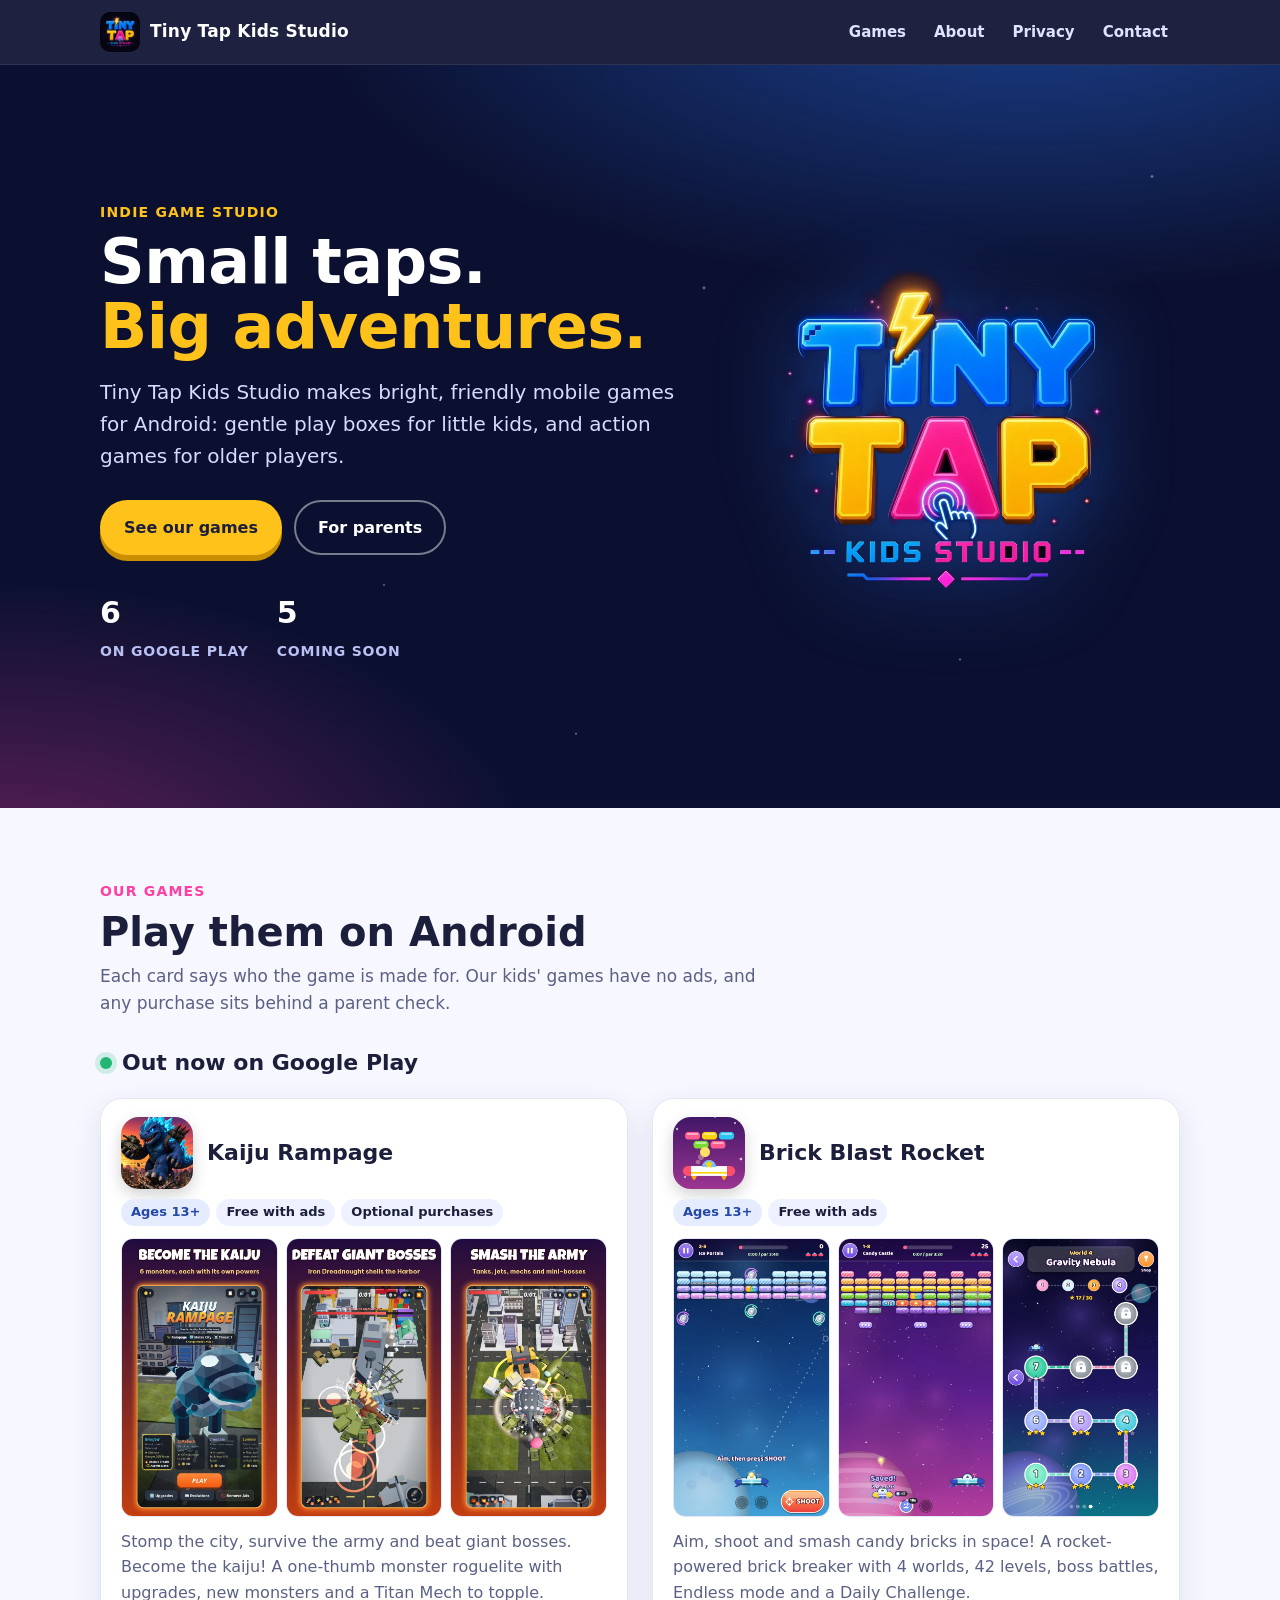
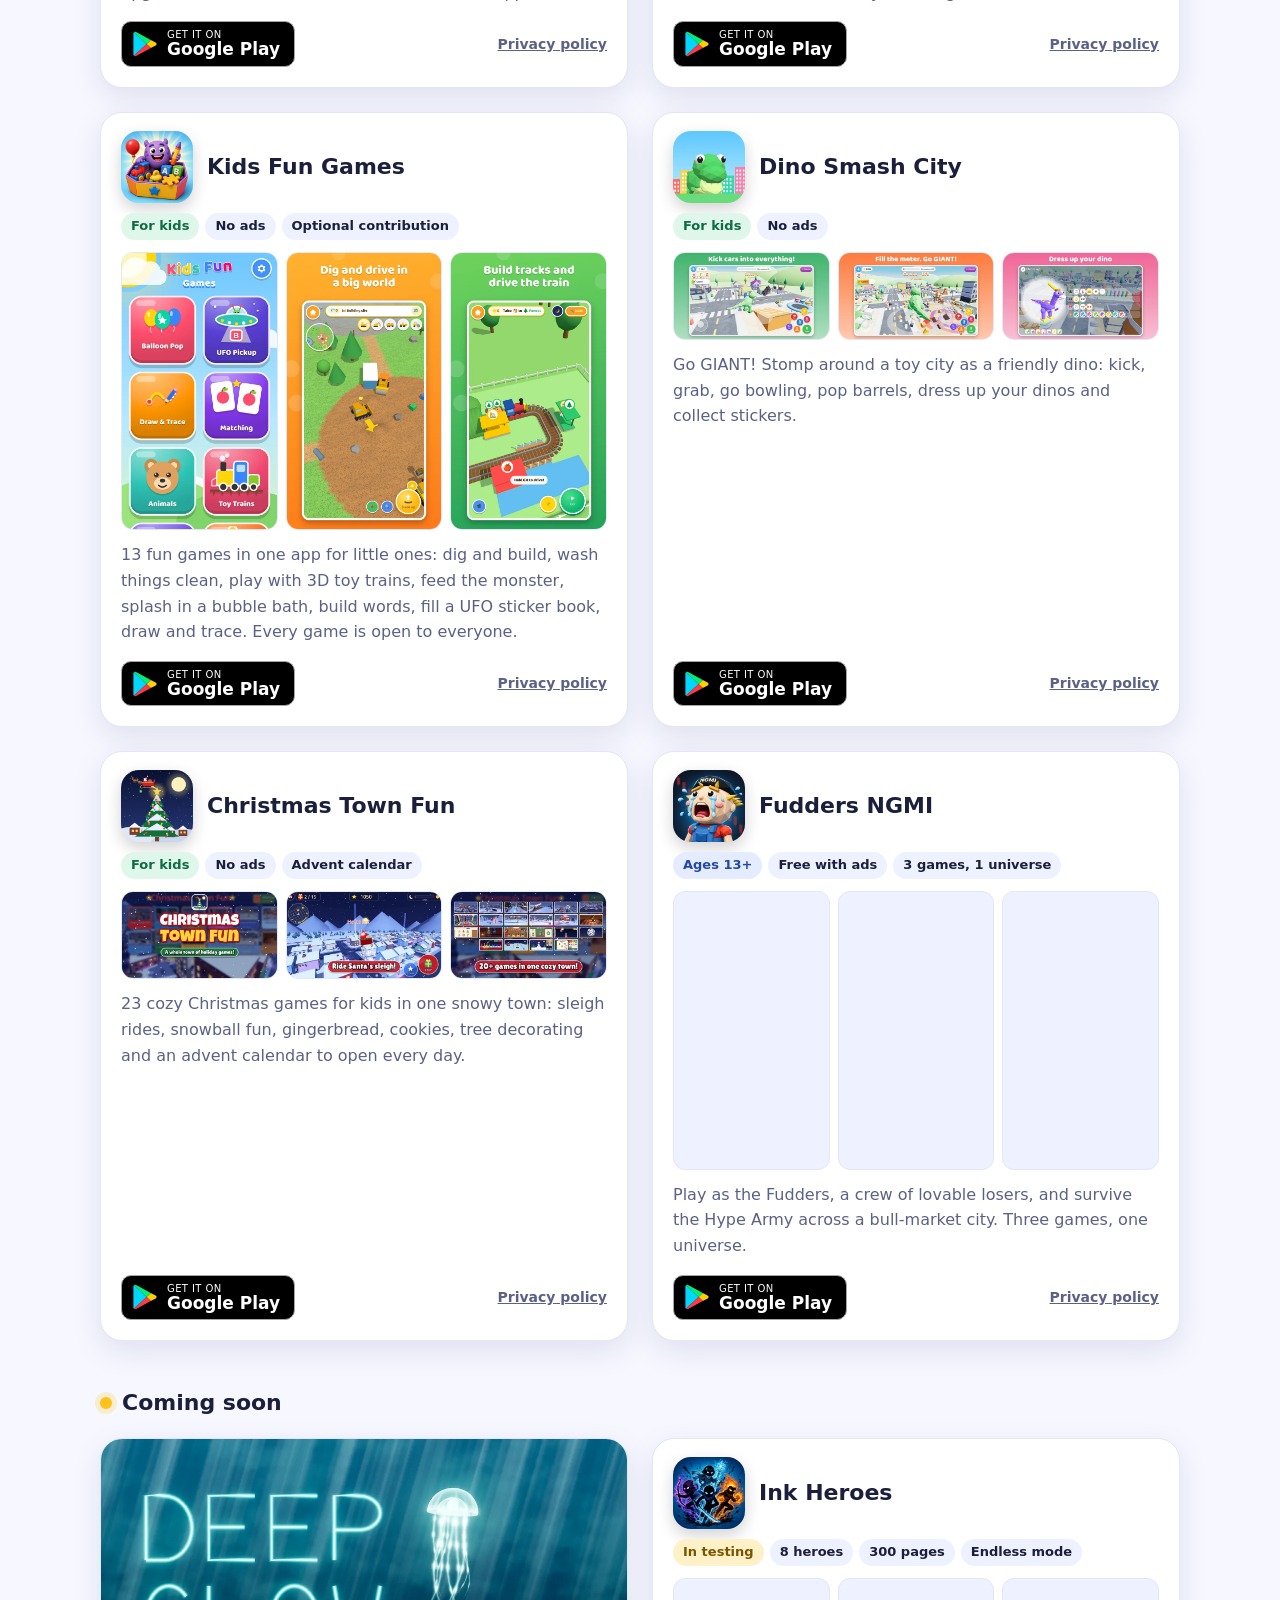
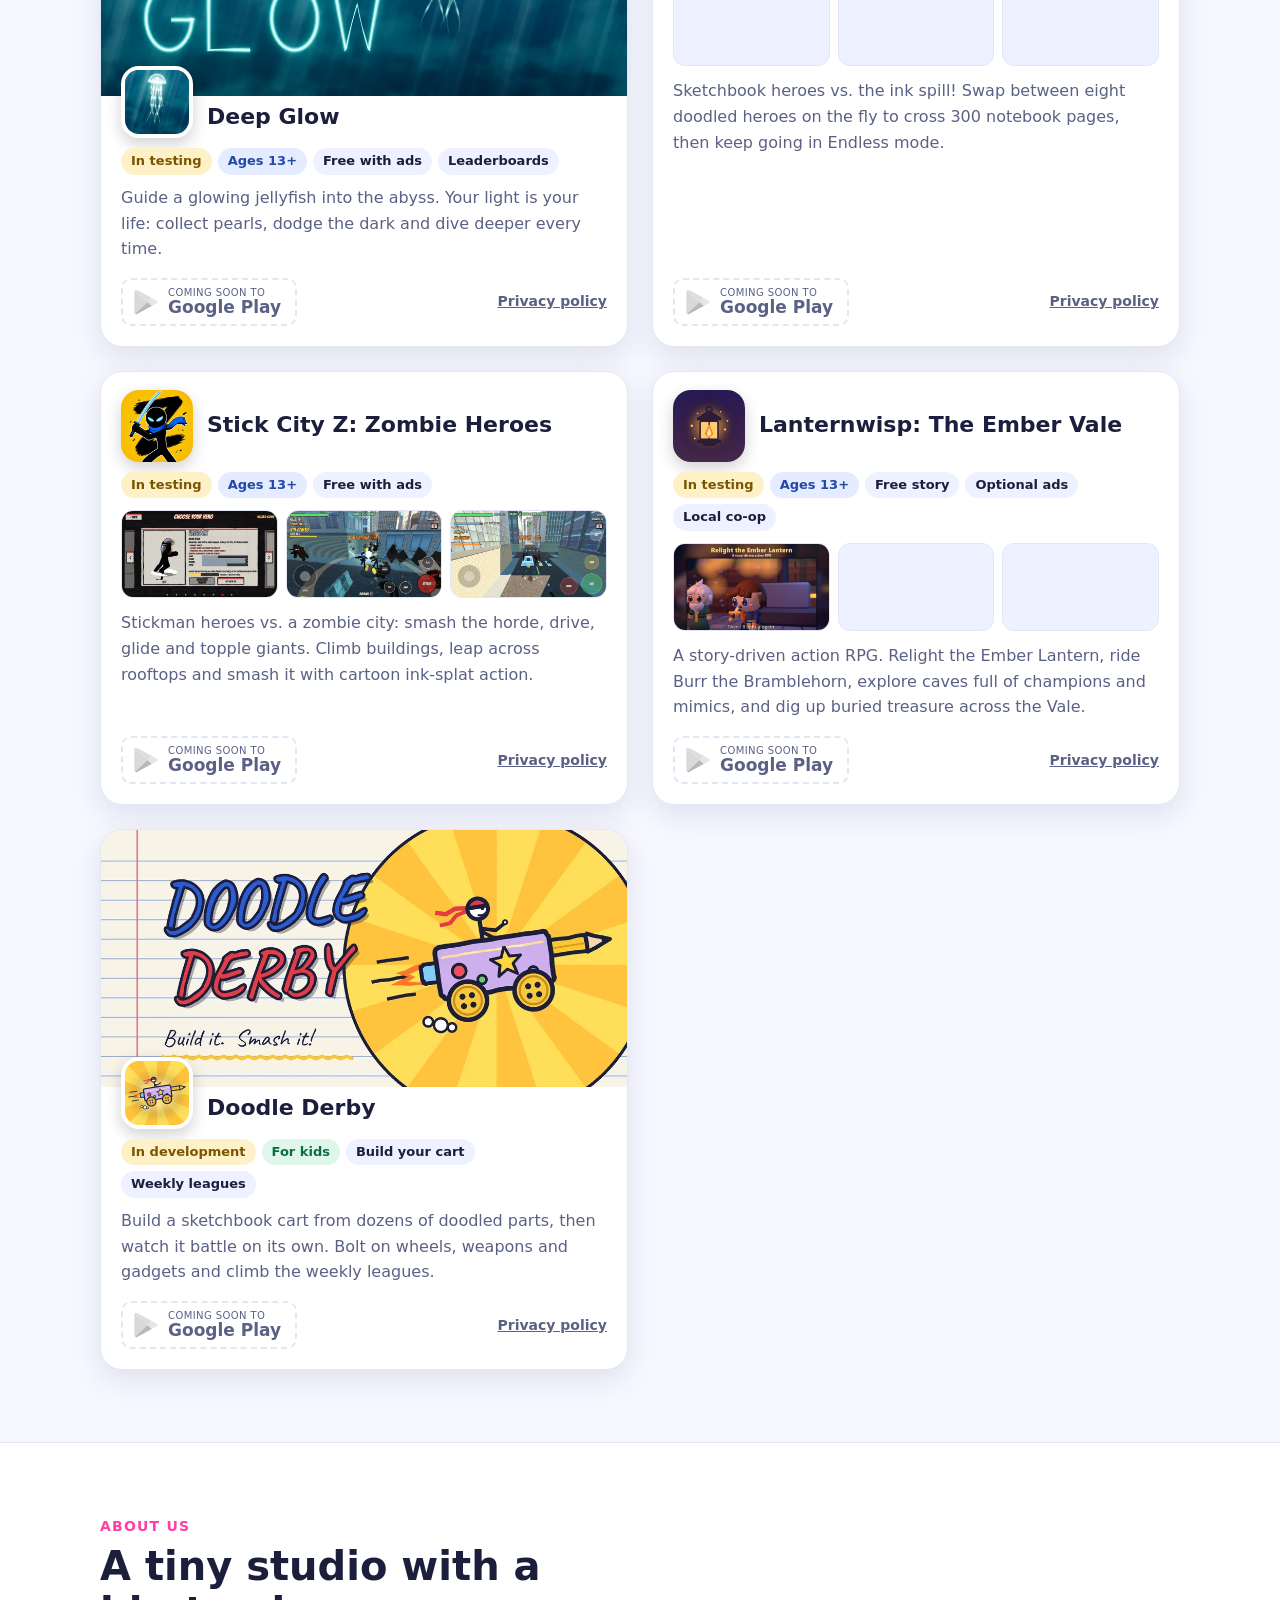
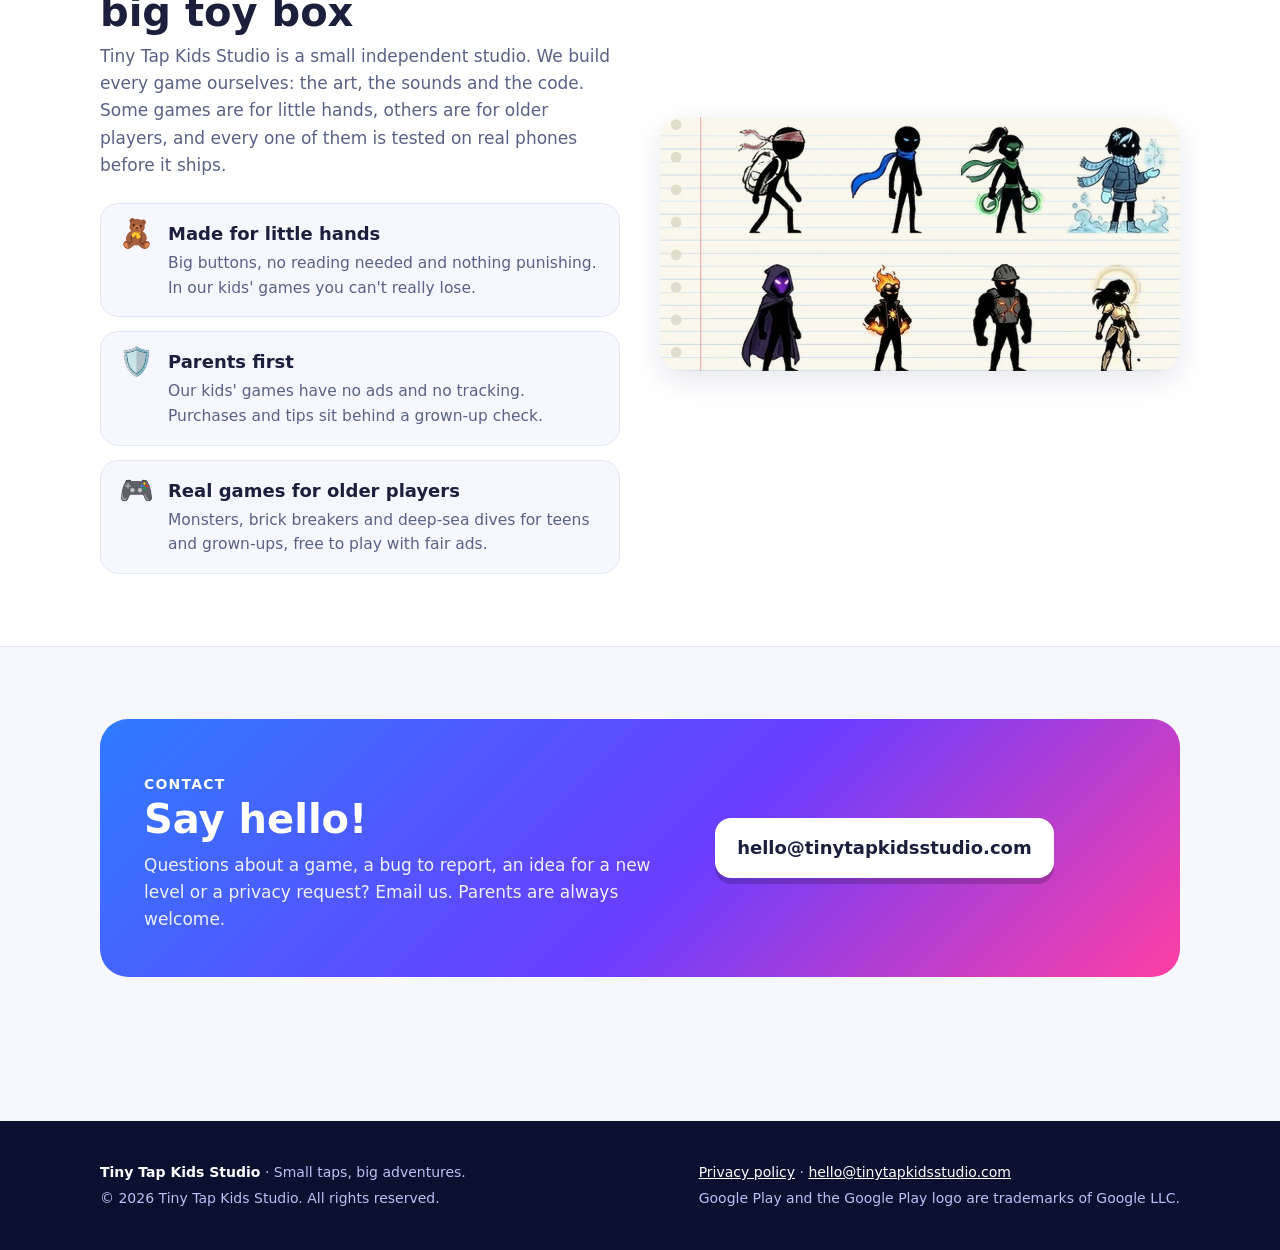
<file: index.html>
<!doctype html>
<html lang="en">
<head>
<meta charset="utf-8">
<meta name="viewport" content="width=device-width, initial-scale=1">
<title>Tiny Tap Kids Studio: kid-friendly mobile games</title>
<meta name="description" content="Tiny Tap Kids Studio makes bright, friendly Android games: Kids Fun Games, Dino Smash City, Kaiju Rampage, Brick Blast Rocket, Ink Heroes, Stick City Z and more.">
<link rel="canonical" href="https://tinytapkidsstudio.com/">
<meta property="og:title" content="Tiny Tap Kids Studio: kid-friendly mobile games">
<meta property="og:description" content="Tiny Tap Kids Studio makes bright, friendly Android games: Kids Fun Games, Dino Smash City, Kaiju Rampage, Brick Blast Rocket, Ink Heroes, Stick City Z and more.">
<meta property="og:type" content="website">
<meta property="og:url" content="https://tinytapkidsstudio.com/">
<meta property="og:image" content="https://tinytapkidsstudio.com/img/social.jpg">
<meta name="twitter:card" content="summary_large_image">
<meta name="theme-color" content="#0b1030">
<link rel="icon" type="image/png" sizes="32x32" href="favicon-32.png">
<link rel="apple-touch-icon" href="favicon-180.png">
<link rel="stylesheet" href="css/site.css">
</head>
<body>
<a class="skip" href="#main">Skip to content</a>
<header class="site-header">
  <div class="wrap">
    <a class="brand" href="./"><img src="favicon-180.png" alt="" width="40" height="40">Tiny Tap Kids Studio</a>
    <nav class="nav" aria-label="Main">
      <a href="#games">Games</a>
      <a href="#about">About</a>
      <a href="privacy/">Privacy</a>
      <a href="#contact">Contact</a>
    </nav>
  </div>
</header>
<main id="main">
<section class="hero">
  <div class="wrap">
    <div>
      <p class="kicker" style="color:var(--yellow)">Indie game studio</p>
      <h1>Small taps.<br><span>Big adventures.</span></h1>
      <p class="lead">Tiny Tap Kids Studio makes bright, friendly mobile games for Android: gentle play boxes for little kids, and action games for older players.</p>
      <div class="cta">
        <a class="btn btn-yellow" href="#games">See our games</a>
        <a class="btn btn-ghost" href="privacy/">For parents</a>
      </div>
      <div class="hero-stats">
        <div><b>6</b><span>On Google Play</span></div>
        <div><b>5</b><span>Coming soon</span></div>
      </div>
    </div>
    <img class="hero-logo" src="img/logo.webp" alt="Tiny Tap Kids Studio logo" width="640" height="640">
  </div>
</section>

<section id="games">
  <div class="wrap">
    <div class="section-head">
      <div>
        <p class="kicker">Our games</p>
        <h2>Play them on Android</h2>
        <p class="sub">Each card says who the game is made for. Our kids' games have no ads, and any purchase sits behind a parent check.</p>
      </div>
    </div>

    <h3 class="group-title"><span class="dot"></span>Out now on Google Play</h3>
    <div class="grid">
      <article class="card" id="kaiju-rampage">
        <div class="body">
          <div class="title-row">
            <img class="icon" src="img/kaiju-rampage-icon.webp" alt="Kaiju Rampage app icon" width="72" height="72" loading="eager">
            <h3>Kaiju Rampage</h3>
          </div>
          <div class="tags"><span class="tag teen">Ages 13+</span><span class="tag">Free with ads</span><span class="tag">Optional purchases</span></div>
          <div class="shots portrait"><img src="img/shots/kaiju-rampage-1.webp" alt="Becoming the kaiju and stomping the city" width="608" height="1080" loading="eager" decoding="async"><img src="img/shots/kaiju-rampage-2.webp" alt="Fighting a giant boss" width="608" height="1080" loading="eager" decoding="async"><img src="img/shots/kaiju-rampage-3.webp" alt="Smashing the army in the city streets" width="608" height="1080" loading="eager" decoding="async"></div>
          <p>Stomp the city, survive the army and beat giant bosses. Become the kaiju! A one-thumb monster roguelite with upgrades, new monsters and a Titan Mech to topple.</p>
          <div class="actions"><a class="play" href="https://play.google.com/store/apps/details?id=com.tinytapkids.kaijurampage" target="_blank" rel="noopener" aria-label="Get Kaiju Rampage on Google Play"><svg viewBox="0 0 24 26" aria-hidden="true"><path fill="#00d7fe" d="M1 1.2 13.6 13 1 24.8c-.4-.3-.6-.8-.6-1.4V2.6c0-.6.2-1.1.6-1.4z"/><path fill="#ffce00" d="m17.8 8.9-4.2 4.1 4.2 4.1 4.8-2.7c1.4-.8 1.4-2.1 0-2.9z"/><path fill="#ff3a44" d="M17.8 17.1 13.6 13 1 24.8c.5.5 1.2.5 2.1.1z"/><path fill="#00f076" d="M17.8 8.9 3.1 1.1C2.2.6 1.5.7 1 1.2L13.6 13z"/></svg><span><small>Get it on</small><strong>Google Play</strong></span></a><a class="small" href="privacy/kaiju-rampage/">Privacy policy</a></div>
        </div>
      </article>
      <article class="card" id="brick-blast-rocket">
        <div class="body">
          <div class="title-row">
            <img class="icon" src="img/brick-blast-rocket-icon.webp" alt="Brick Blast Rocket app icon" width="72" height="72" loading="eager">
            <h3>Brick Blast Rocket</h3>
          </div>
          <div class="tags"><span class="tag teen">Ages 13+</span><span class="tag">Free with ads</span></div>
          <div class="shots portrait"><img src="img/shots/brick-blast-rocket-1.webp" alt="Aiming and shooting at candy bricks" width="608" height="1080" loading="eager" decoding="async"><img src="img/shots/brick-blast-rocket-2.webp" alt="A wingman helping clear a level" width="608" height="1080" loading="eager" decoding="async"><img src="img/shots/brick-blast-rocket-3.webp" alt="The world map with four worlds to play" width="608" height="1080" loading="eager" decoding="async"></div>
          <p>Aim, shoot and smash candy bricks in space! A rocket-powered brick breaker with 4 worlds, 42 levels, boss battles, Endless mode and a Daily Challenge.</p>
          <div class="actions"><a class="play" href="https://play.google.com/store/apps/details?id=com.tinytapkids.brickblast" target="_blank" rel="noopener" aria-label="Get Brick Blast Rocket on Google Play"><svg viewBox="0 0 24 26" aria-hidden="true"><path fill="#00d7fe" d="M1 1.2 13.6 13 1 24.8c-.4-.3-.6-.8-.6-1.4V2.6c0-.6.2-1.1.6-1.4z"/><path fill="#ffce00" d="m17.8 8.9-4.2 4.1 4.2 4.1 4.8-2.7c1.4-.8 1.4-2.1 0-2.9z"/><path fill="#ff3a44" d="M17.8 17.1 13.6 13 1 24.8c.5.5 1.2.5 2.1.1z"/><path fill="#00f076" d="M17.8 8.9 3.1 1.1C2.2.6 1.5.7 1 1.2L13.6 13z"/></svg><span><small>Get it on</small><strong>Google Play</strong></span></a><a class="small" href="privacy/brick-blast-rocket/">Privacy policy</a></div>
        </div>
      </article>
      <article class="card" id="kids-fun-games">
        <div class="body">
          <div class="title-row">
            <img class="icon" src="img/kids-fun-games-icon.webp" alt="Kids Fun Games app icon" width="72" height="72" loading="eager">
            <h3>Kids Fun Games</h3>
          </div>
          <div class="tags"><span class="tag kids">For kids</span><span class="tag">No ads</span><span class="tag">Optional contribution</span></div>
          <div class="shots portrait"><img src="img/shots/kids-fun-games-1.webp" alt="The Kids Fun Games home screen, with every game unlocked" width="608" height="1080" loading="eager" decoding="async"><img src="img/shots/kids-fun-games-2.webp" alt="Dig and Build, a 3D sandbox for little kids" width="608" height="1080" loading="eager" decoding="async"><img src="img/shots/kids-fun-games-3.webp" alt="Driving 3D toy trains" width="608" height="1080" loading="eager" decoding="async"></div>
          <p>13 fun games in one app for little ones: dig and build, wash things clean, play with 3D toy trains, feed the monster, splash in a bubble bath, build words, fill a UFO sticker book, draw and trace. Every game is open to everyone.</p>
          <div class="actions"><a class="play" href="https://play.google.com/store/apps/details?id=com.tinytapkids.kidsgames" target="_blank" rel="noopener" aria-label="Get Kids Fun Games on Google Play"><svg viewBox="0 0 24 26" aria-hidden="true"><path fill="#00d7fe" d="M1 1.2 13.6 13 1 24.8c-.4-.3-.6-.8-.6-1.4V2.6c0-.6.2-1.1.6-1.4z"/><path fill="#ffce00" d="m17.8 8.9-4.2 4.1 4.2 4.1 4.8-2.7c1.4-.8 1.4-2.1 0-2.9z"/><path fill="#ff3a44" d="M17.8 17.1 13.6 13 1 24.8c.5.5 1.2.5 2.1.1z"/><path fill="#00f076" d="M17.8 8.9 3.1 1.1C2.2.6 1.5.7 1 1.2L13.6 13z"/></svg><span><small>Get it on</small><strong>Google Play</strong></span></a><a class="small" href="privacy/kids-fun-games/">Privacy policy</a></div>
        </div>
      </article>
      <article class="card" id="dino-smash-city">
        <div class="body">
          <div class="title-row">
            <img class="icon" src="img/dino-smash-city-icon.webp" alt="Dino Smash City app icon" width="72" height="72" loading="eager">
            <h3>Dino Smash City</h3>
          </div>
          <div class="tags"><span class="tag kids">For kids</span><span class="tag">No ads</span></div>
          <div class="shots landscape"><img src="img/shots/dino-smash-city-1.webp" alt="Kicking a stack of crates as a T. rex" width="1080" height="608" loading="eager" decoding="async"><img src="img/shots/dino-smash-city-2.webp" alt="Going giant in the toy city" width="1080" height="608" loading="eager" decoding="async"><img src="img/shots/dino-smash-city-3.webp" alt="Dressing up the dinos" width="1080" height="608" loading="eager" decoding="async"></div>
          <p>Go GIANT! Stomp around a toy city as a friendly dino: kick, grab, go bowling, pop barrels, dress up your dinos and collect stickers.</p>
          <div class="actions"><a class="play" href="https://play.google.com/store/apps/details?id=com.tinytapkids.dinosmash" target="_blank" rel="noopener" aria-label="Get Dino Smash City on Google Play"><svg viewBox="0 0 24 26" aria-hidden="true"><path fill="#00d7fe" d="M1 1.2 13.6 13 1 24.8c-.4-.3-.6-.8-.6-1.4V2.6c0-.6.2-1.1.6-1.4z"/><path fill="#ffce00" d="m17.8 8.9-4.2 4.1 4.2 4.1 4.8-2.7c1.4-.8 1.4-2.1 0-2.9z"/><path fill="#ff3a44" d="M17.8 17.1 13.6 13 1 24.8c.5.5 1.2.5 2.1.1z"/><path fill="#00f076" d="M17.8 8.9 3.1 1.1C2.2.6 1.5.7 1 1.2L13.6 13z"/></svg><span><small>Get it on</small><strong>Google Play</strong></span></a><a class="small" href="privacy/dino-smash-city/">Privacy policy</a></div>
        </div>
      </article>
      <article class="card" id="christmas-town-fun">
        <div class="body">
          <div class="title-row">
            <img class="icon" src="img/christmas-town-fun-icon.webp" alt="Christmas Town Fun app icon" width="72" height="72" loading="eager">
            <h3>Christmas Town Fun</h3>
          </div>
          <div class="tags"><span class="tag kids">For kids</span><span class="tag">No ads</span><span class="tag">Advent calendar</span></div>
          <div class="shots landscape"><img src="img/shots/christmas-town-fun-1.webp" alt="Christmas Town Fun title art" width="1080" height="608" loading="eager" decoding="async"><img src="img/shots/christmas-town-fun-2.webp" alt="Riding Santa&#x27;s sleigh over a snowy town" width="1080" height="608" loading="eager" decoding="async"><img src="img/shots/christmas-town-fun-3.webp" alt="More than 20 holiday games in one town" width="1080" height="608" loading="eager" decoding="async"></div>
          <p>23 cozy Christmas games for kids in one snowy town: sleigh rides, snowball fun, gingerbread, cookies, tree decorating and an advent calendar to open every day.</p>
          <div class="actions"><a class="play" href="https://play.google.com/store/apps/details?id=com.tinytapkids.christmastownfun" target="_blank" rel="noopener" aria-label="Get Christmas Town Fun on Google Play"><svg viewBox="0 0 24 26" aria-hidden="true"><path fill="#00d7fe" d="M1 1.2 13.6 13 1 24.8c-.4-.3-.6-.8-.6-1.4V2.6c0-.6.2-1.1.6-1.4z"/><path fill="#ffce00" d="m17.8 8.9-4.2 4.1 4.2 4.1 4.8-2.7c1.4-.8 1.4-2.1 0-2.9z"/><path fill="#ff3a44" d="M17.8 17.1 13.6 13 1 24.8c.5.5 1.2.5 2.1.1z"/><path fill="#00f076" d="M17.8 8.9 3.1 1.1C2.2.6 1.5.7 1 1.2L13.6 13z"/></svg><span><small>Get it on</small><strong>Google Play</strong></span></a><a class="small" href="privacy/christmas-town-fun/">Privacy policy</a></div>
        </div>
      </article>
      <article class="card" id="fudders-ngmi">
        <div class="body">
          <div class="title-row">
            <img class="icon" src="img/fudders-ngmi-icon.webp" alt="Fudders NGMI app icon" width="72" height="72" loading="eager">
            <h3>Fudders NGMI</h3>
          </div>
          <div class="tags"><span class="tag teen">Ages 13+</span><span class="tag">Free with ads</span><span class="tag">3 games, 1 universe</span></div>
          <div class="shots portrait"><img src="img/shots/fudders-ngmi-1.webp" alt="The Fudders hub with Crybaby ready to play" width="608" height="1080" loading="eager" decoding="async"><img src="img/shots/fudders-ngmi-2.webp" alt="Crybaby flooding the street with tears" width="608" height="1080" loading="eager" decoding="async"><img src="img/shots/fudders-ngmi-3.webp" alt="The Diamond Hands Colossus boss fight" width="608" height="1080" loading="eager" decoding="async"></div>
          <p>Play as the Fudders, a crew of lovable losers, and survive the Hype Army across a bull-market city. Three games, one universe.</p>
          <div class="actions"><a class="play" href="https://play.google.com/store/apps/details?id=com.tinytapkids.fuddersngmi" target="_blank" rel="noopener" aria-label="Get Fudders NGMI on Google Play"><svg viewBox="0 0 24 26" aria-hidden="true"><path fill="#00d7fe" d="M1 1.2 13.6 13 1 24.8c-.4-.3-.6-.8-.6-1.4V2.6c0-.6.2-1.1.6-1.4z"/><path fill="#ffce00" d="m17.8 8.9-4.2 4.1 4.2 4.1 4.8-2.7c1.4-.8 1.4-2.1 0-2.9z"/><path fill="#ff3a44" d="M17.8 17.1 13.6 13 1 24.8c.5.5 1.2.5 2.1.1z"/><path fill="#00f076" d="M17.8 8.9 3.1 1.1C2.2.6 1.5.7 1 1.2L13.6 13z"/></svg><span><small>Get it on</small><strong>Google Play</strong></span></a><a class="small" href="privacy/fudders-ngmi/">Privacy policy</a></div>
        </div>
      </article>
    </div>

    <h3 class="group-title"><span class="dot soon"></span>Coming soon</h3>
    <div class="grid">
      <article class="card" id="deep-glow">
        <img class="banner" src="img/deep-glow-banner.webp" alt="Deep Glow artwork" width="1024" height="500" loading="eager">
        <div class="body">
          <div class="title-row">
            <img class="icon" src="img/deep-glow-icon.webp" alt="Deep Glow app icon" width="72" height="72" loading="eager">
            <h3>Deep Glow</h3>
          </div>
          <div class="tags"><span class="tag status">In testing</span><span class="tag teen">Ages 13+</span><span class="tag">Free with ads</span><span class="tag">Leaderboards</span></div>
          <p>Guide a glowing jellyfish into the abyss. Your light is your life: collect pearls, dodge the dark and dive deeper every time.</p>
          <div class="actions"><span class="play soon" data-play-placeholder="https://play.google.com/store/apps/details?id=com.tinytapkids.deepglow"><svg viewBox="0 0 24 26" aria-hidden="true"><path fill="#00d7fe" d="M1 1.2 13.6 13 1 24.8c-.4-.3-.6-.8-.6-1.4V2.6c0-.6.2-1.1.6-1.4z"/><path fill="#ffce00" d="m17.8 8.9-4.2 4.1 4.2 4.1 4.8-2.7c1.4-.8 1.4-2.1 0-2.9z"/><path fill="#ff3a44" d="M17.8 17.1 13.6 13 1 24.8c.5.5 1.2.5 2.1.1z"/><path fill="#00f076" d="M17.8 8.9 3.1 1.1C2.2.6 1.5.7 1 1.2L13.6 13z"/></svg><span><small>Coming soon to</small><strong>Google Play</strong></span></span><a class="small" href="privacy/deep-glow/">Privacy policy</a></div>
        </div>
      </article>
      <article class="card" id="ink-heroes">
        <div class="body">
          <div class="title-row">
            <img class="icon" src="img/ink-heroes-icon.webp" alt="Ink Heroes app icon" width="72" height="72" loading="eager">
            <h3>Ink Heroes</h3>
          </div>
          <div class="tags"><span class="tag status">In testing</span><span class="tag">8 heroes</span><span class="tag">300 pages</span><span class="tag">Endless mode</span></div>
          <div class="shots landscape"><img src="img/shots/ink-heroes-1.webp" alt="Picking a chapter on the Ink Heroes adventure map" width="1080" height="608" loading="eager" decoding="async"><img src="img/shots/ink-heroes-2.webp" alt="A katana fight across a homework page" width="1080" height="608" loading="eager" decoding="async"><img src="img/shots/ink-heroes-3.webp" alt="A homework boss finisher" width="1080" height="608" loading="eager" decoding="async"></div>
          <p>Sketchbook heroes vs. the ink spill! Swap between eight doodled heroes on the fly to cross 300 notebook pages, then keep going in Endless mode.</p>
          <div class="actions"><span class="play soon" data-play-placeholder="https://play.google.com/store/apps/details?id=com.tinytapkids.inkheroes"><svg viewBox="0 0 24 26" aria-hidden="true"><path fill="#00d7fe" d="M1 1.2 13.6 13 1 24.8c-.4-.3-.6-.8-.6-1.4V2.6c0-.6.2-1.1.6-1.4z"/><path fill="#ffce00" d="m17.8 8.9-4.2 4.1 4.2 4.1 4.8-2.7c1.4-.8 1.4-2.1 0-2.9z"/><path fill="#ff3a44" d="M17.8 17.1 13.6 13 1 24.8c.5.5 1.2.5 2.1.1z"/><path fill="#00f076" d="M17.8 8.9 3.1 1.1C2.2.6 1.5.7 1 1.2L13.6 13z"/></svg><span><small>Coming soon to</small><strong>Google Play</strong></span></span><a class="small" href="privacy/ink-heroes/">Privacy policy</a></div>
        </div>
      </article>
      <article class="card" id="stick-city-z">
        <div class="body">
          <div class="title-row">
            <img class="icon" src="img/stick-city-z-icon.webp" alt="Stick City Z: Zombie Heroes app icon" width="72" height="72" loading="eager">
            <h3>Stick City Z: Zombie Heroes</h3>
          </div>
          <div class="tags"><span class="tag status">In testing</span><span class="tag teen">Ages 13+</span><span class="tag">Free with ads</span></div>
          <div class="shots landscape"><img src="img/shots/stick-city-z-1.webp" alt="Choosing a stickman hero" width="1080" height="608" loading="eager" decoding="async"><img src="img/shots/stick-city-z-2.webp" alt="Fighting zombies in the city streets" width="1080" height="608" loading="eager" decoding="async"><img src="img/shots/stick-city-z-3.webp" alt="Driving through the horde" width="1080" height="608" loading="eager" decoding="async"></div>
          <p>Stickman heroes vs. a zombie city: smash the horde, drive, glide and topple giants. Climb buildings, leap across rooftops and smash it with cartoon ink-splat action.</p>
          <div class="actions"><span class="play soon" data-play-placeholder="https://play.google.com/store/apps/details?id=com.tinytapkids.stickcityz"><svg viewBox="0 0 24 26" aria-hidden="true"><path fill="#00d7fe" d="M1 1.2 13.6 13 1 24.8c-.4-.3-.6-.8-.6-1.4V2.6c0-.6.2-1.1.6-1.4z"/><path fill="#ffce00" d="m17.8 8.9-4.2 4.1 4.2 4.1 4.8-2.7c1.4-.8 1.4-2.1 0-2.9z"/><path fill="#ff3a44" d="M17.8 17.1 13.6 13 1 24.8c.5.5 1.2.5 2.1.1z"/><path fill="#00f076" d="M17.8 8.9 3.1 1.1C2.2.6 1.5.7 1 1.2L13.6 13z"/></svg><span><small>Coming soon to</small><strong>Google Play</strong></span></span><a class="small" href="privacy/stick-city-z/">Privacy policy</a></div>
        </div>
      </article>
      <article class="card" id="lanternwisp">
        <div class="body">
          <div class="title-row">
            <img class="icon" src="img/lanternwisp-icon.webp" alt="Lanternwisp: The Ember Vale app icon" width="72" height="72" loading="eager">
            <h3>Lanternwisp: The Ember Vale</h3>
          </div>
          <div class="tags"><span class="tag status">In testing</span><span class="tag teen">Ages 13+</span><span class="tag">Free story</span><span class="tag">Optional ads</span><span class="tag">Local co-op</span></div>
          <div class="shots landscape"><img src="img/shots/lanternwisp-1.webp" alt="Wren promising to relight the Ember Lantern" width="1080" height="608" loading="eager" decoding="async"><img src="img/shots/lanternwisp-2.webp" alt="Riding Burr the Bramblehorn through the Hollow" width="1080" height="608" loading="eager" decoding="async"><img src="img/shots/lanternwisp-3.webp" alt="Exploring a cave full of champions and mimics" width="1080" height="608" loading="eager" decoding="async"></div>
          <p>A story-driven action RPG. Relight the Ember Lantern, ride Burr the Bramblehorn, explore caves full of champions and mimics, and dig up buried treasure across the Vale.</p>
          <div class="actions"><span class="play soon" data-play-placeholder="https://play.google.com/store/apps/details?id=com.tinytapkids.lanternfall"><svg viewBox="0 0 24 26" aria-hidden="true"><path fill="#00d7fe" d="M1 1.2 13.6 13 1 24.8c-.4-.3-.6-.8-.6-1.4V2.6c0-.6.2-1.1.6-1.4z"/><path fill="#ffce00" d="m17.8 8.9-4.2 4.1 4.2 4.1 4.8-2.7c1.4-.8 1.4-2.1 0-2.9z"/><path fill="#ff3a44" d="M17.8 17.1 13.6 13 1 24.8c.5.5 1.2.5 2.1.1z"/><path fill="#00f076" d="M17.8 8.9 3.1 1.1C2.2.6 1.5.7 1 1.2L13.6 13z"/></svg><span><small>Coming soon to</small><strong>Google Play</strong></span></span><a class="small" href="privacy/lanternwisp/">Privacy policy</a></div>
        </div>
      </article>
      <article class="card" id="doodle-derby">
        <img class="banner" src="img/doodle-derby-banner.webp" alt="Doodle Derby artwork" width="1024" height="500" loading="eager">
        <div class="body">
          <div class="title-row">
            <img class="icon" src="img/doodle-derby-icon.webp" alt="Doodle Derby app icon" width="72" height="72" loading="eager">
            <h3>Doodle Derby</h3>
          </div>
          <div class="tags"><span class="tag status">In development</span><span class="tag kids">For kids</span><span class="tag">Build your cart</span><span class="tag">Weekly leagues</span></div>
          <p>Build a sketchbook cart from dozens of doodled parts, then watch it battle on its own. Bolt on wheels, weapons and gadgets and climb the weekly leagues.</p>
          <div class="actions"><span class="play soon" data-play-placeholder="https://play.google.com/store/apps/details?id=com.tinytapkids.doodlederby"><svg viewBox="0 0 24 26" aria-hidden="true"><path fill="#00d7fe" d="M1 1.2 13.6 13 1 24.8c-.4-.3-.6-.8-.6-1.4V2.6c0-.6.2-1.1.6-1.4z"/><path fill="#ffce00" d="m17.8 8.9-4.2 4.1 4.2 4.1 4.8-2.7c1.4-.8 1.4-2.1 0-2.9z"/><path fill="#ff3a44" d="M17.8 17.1 13.6 13 1 24.8c.5.5 1.2.5 2.1.1z"/><path fill="#00f076" d="M17.8 8.9 3.1 1.1C2.2.6 1.5.7 1 1.2L13.6 13z"/></svg><span><small>Coming soon to</small><strong>Google Play</strong></span></span><a class="small" href="privacy/doodle-derby/">Privacy policy</a></div>
        </div>
      </article>
    </div>
  </div>
</section>

<section class="about" id="about">
  <div class="wrap about-grid">
    <div>
      <p class="kicker">About us</p>
      <h2>A tiny studio with a big toy box</h2>
      <p class="sub">Tiny Tap Kids Studio is a small independent studio. We build every game ourselves: the art, the sounds and the code. Some games are for little hands, others are for older players, and every one of them is tested on real phones before it ships.</p>
      <div class="values" style="margin-top:24px">
        <div class="value"><span class="emoji" aria-hidden="true">🧸</span><div><h3>Made for little hands</h3><p>Big buttons, no reading needed and nothing punishing. In our kids' games you can't really lose.</p></div></div>
        <div class="value"><span class="emoji" aria-hidden="true">🛡️</span><div><h3>Parents first</h3><p>Our kids' games have no ads and no tracking. Purchases and tips sit behind a grown-up check.</p></div></div>
        <div class="value"><span class="emoji" aria-hidden="true">🎮</span><div><h3>Real games for older players</h3><p>Monsters, brick breakers and deep-sea dives for teens and grown-ups, free to play with fair ads.</p></div></div>
      </div>
    </div>
    <img class="heroes-art" src="img/about-heroes.webp" alt="The eight doodled heroes of Ink Heroes, drawn on notebook paper" width="1024" height="500" loading="eager">
  </div>
</section>

<section id="contact">
  <div class="wrap">
    <div class="contact-box">
      <div>
        <p class="kicker" style="color:#fff">Contact</p>
        <h2>Say hello!</h2>
        <p>Questions about a game, a bug to report, an idea for a new level or a privacy request? Email us. Parents are always welcome.</p>
      </div>
      <div><a class="mail" href="mailto:hello@tinytapkidsstudio.com">hello@tinytapkidsstudio.com</a></div>
    </div>
  </div>
</section>
</main>
<footer class="site-footer">
  <div class="wrap">
    <div>
      <p><strong style="color:#fff">Tiny Tap Kids Studio</strong> · Small taps, big adventures.</p>
      <p>© 2026 Tiny Tap Kids Studio. All rights reserved.</p>
    </div>
    <div>
      <p><a href="privacy/">Privacy policy</a> · <a href="mailto:hello@tinytapkidsstudio.com">hello@tinytapkidsstudio.com</a></p>
      <p>Google Play and the Google Play logo are trademarks of Google LLC.</p>
    </div>
  </div>
</footer>
</body>
</html>
</file>
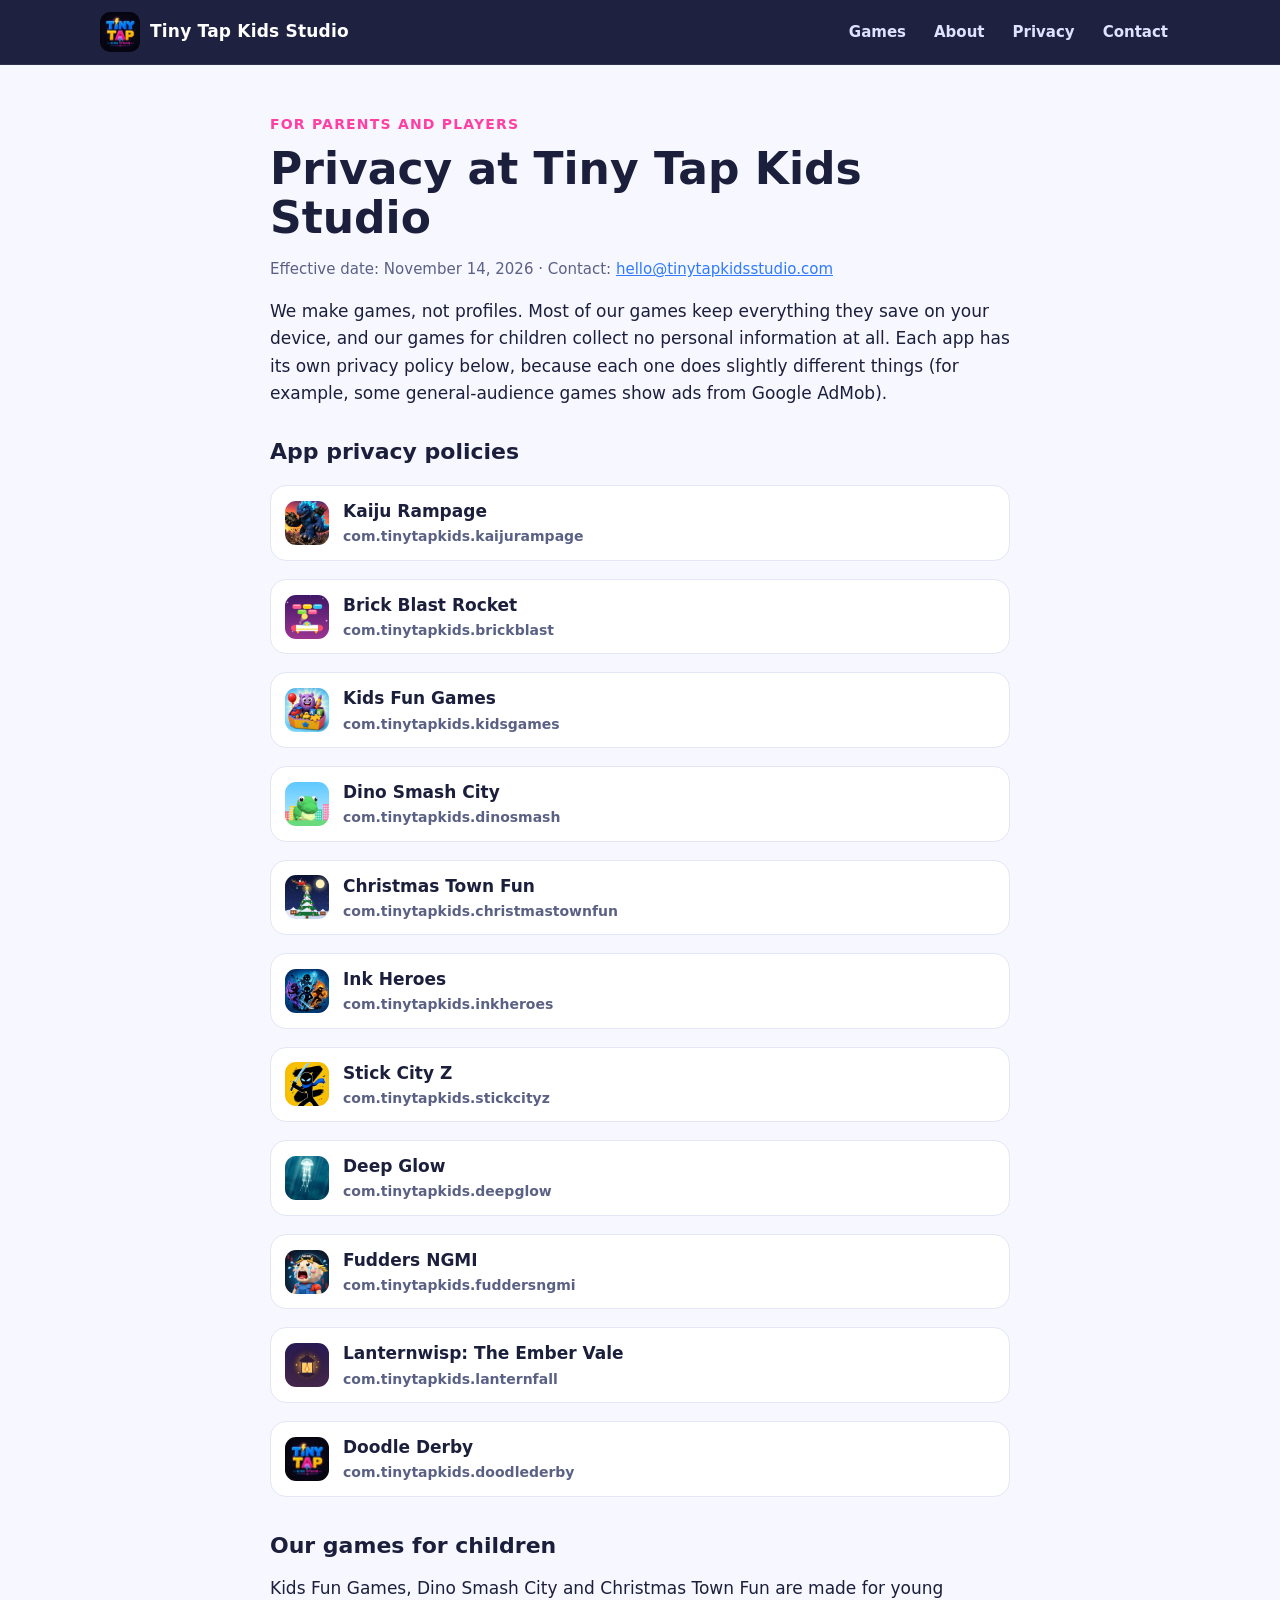
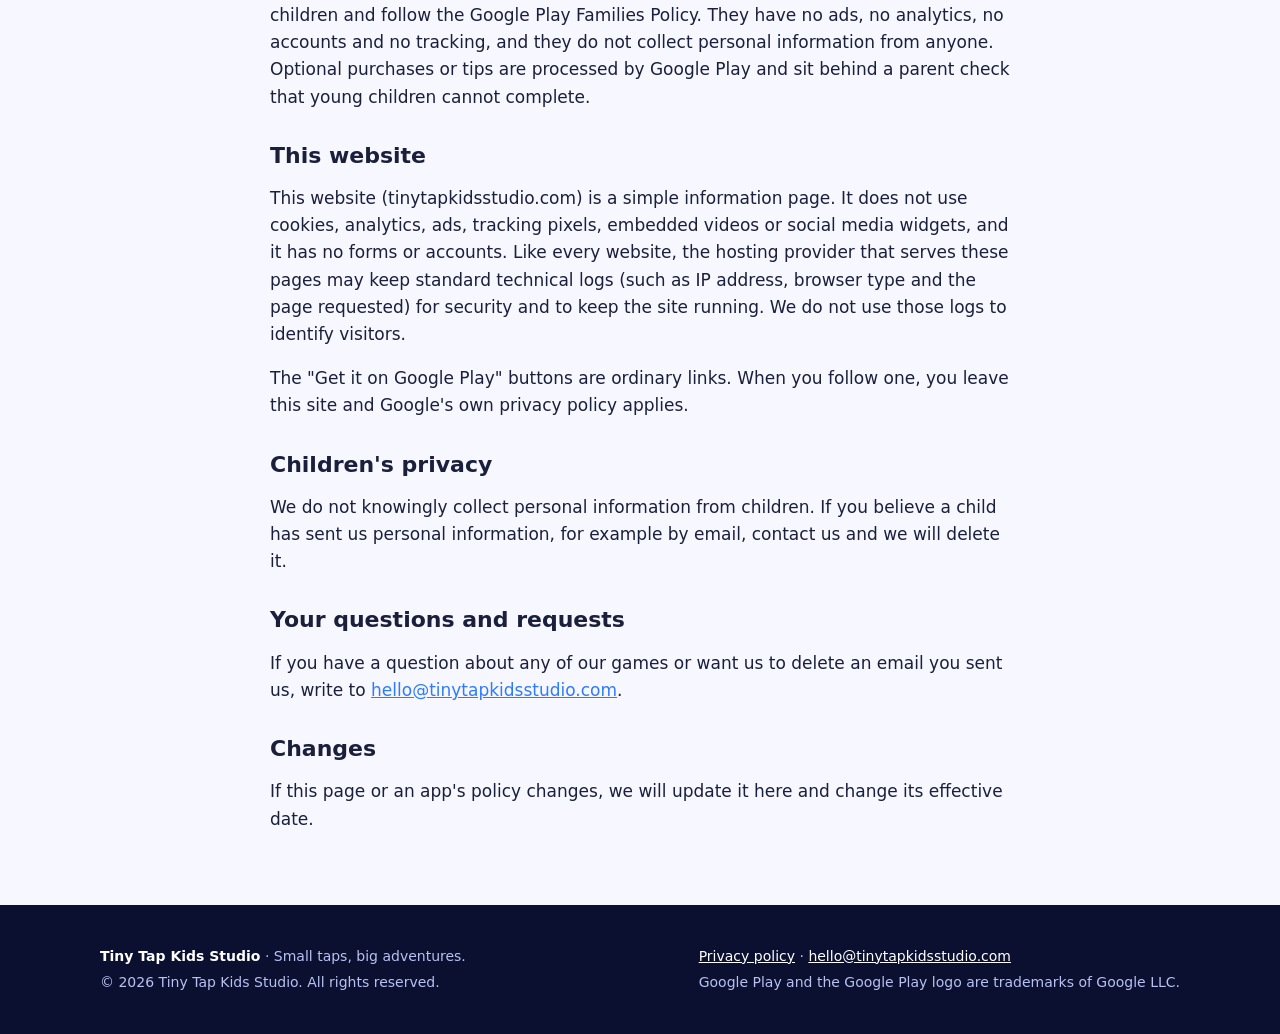
<file: privacy/index.html>
<!doctype html>
<html lang="en">
<head>
<meta charset="utf-8">
<meta name="viewport" content="width=device-width, initial-scale=1">
<title>Privacy · Tiny Tap Kids Studio</title>
<meta name="description" content="Privacy policies for Tiny Tap Kids Studio games and website.">
<link rel="canonical" href="https://tinytapkidsstudio.com/privacy/">
<meta property="og:title" content="Privacy · Tiny Tap Kids Studio">
<meta property="og:description" content="Privacy policies for Tiny Tap Kids Studio games and website.">
<meta property="og:type" content="website">
<meta property="og:url" content="https://tinytapkidsstudio.com/privacy/">
<meta property="og:image" content="https://tinytapkidsstudio.com/img/social.jpg">
<meta name="twitter:card" content="summary_large_image">
<meta name="theme-color" content="#0b1030">
<link rel="icon" type="image/png" sizes="32x32" href="../favicon-32.png">
<link rel="apple-touch-icon" href="../favicon-180.png">
<link rel="stylesheet" href="../css/site.css">
</head>
<body>
<a class="skip" href="#main">Skip to content</a>
<header class="site-header">
  <div class="wrap">
    <a class="brand" href="../"><img src="../favicon-180.png" alt="" width="40" height="40">Tiny Tap Kids Studio</a>
    <nav class="nav" aria-label="Main">
      <a href="../#games">Games</a>
      <a href="../#about">About</a>
      <a href="../privacy/">Privacy</a>
      <a href="../#contact">Contact</a>
    </nav>
  </div>
</header>
<main id="main">
<article class="doc">
  <p class="kicker">For parents and players</p>
  <h1>Privacy at Tiny Tap Kids Studio</h1>
  <p class="meta">Effective date: November 14, 2026 · Contact: <a href="mailto:hello@tinytapkidsstudio.com">hello@tinytapkidsstudio.com</a></p>

  <p>We make games, not profiles. Most of our games keep everything they save on your device, and our games for children collect no personal information at all. Each app has its own privacy policy below, because each one does slightly different things (for example, some general-audience games show ads from Google AdMob).</p>

  <h2>App privacy policies</h2>
  <ul class="policy-list">
    <li><a href="kaiju-rampage/"><img src="../img/kaiju-rampage-icon.webp" alt="" width="44" height="44"><div>Kaiju Rampage<span>com.tinytapkids.kaijurampage</span></div></a></li>
<li><a href="brick-blast-rocket/"><img src="../img/brick-blast-rocket-icon.webp" alt="" width="44" height="44"><div>Brick Blast Rocket<span>com.tinytapkids.brickblast</span></div></a></li>
<li><a href="kids-fun-games/"><img src="../img/kids-fun-games-icon.webp" alt="" width="44" height="44"><div>Kids Fun Games<span>com.tinytapkids.kidsgames</span></div></a></li>
<li><a href="dino-smash-city/"><img src="../img/dino-smash-city-icon.webp" alt="" width="44" height="44"><div>Dino Smash City<span>com.tinytapkids.dinosmash</span></div></a></li>
<li><a href="christmas-town-fun/"><img src="../img/christmas-town-fun-icon.webp" alt="" width="44" height="44"><div>Christmas Town Fun<span>com.tinytapkids.christmastownfun</span></div></a></li>
<li><a href="ink-heroes/"><img src="../img/ink-heroes-icon.webp" alt="" width="44" height="44"><div>Ink Heroes<span>com.tinytapkids.inkheroes</span></div></a></li>
<li><a href="stick-city-z/"><img src="../img/stick-city-z-icon.webp" alt="" width="44" height="44"><div>Stick City Z<span>com.tinytapkids.stickcityz</span></div></a></li>
<li><a href="deep-glow/"><img src="../img/deep-glow-icon.webp" alt="" width="44" height="44"><div>Deep Glow<span>com.tinytapkids.deepglow</span></div></a></li>
<li><a href="fudders-ngmi/"><img src="../img/fudders-ngmi-icon.webp" alt="" width="44" height="44"><div>Fudders NGMI<span>com.tinytapkids.fuddersngmi</span></div></a></li>
<li><a href="lanternwisp/"><img src="../img/lanternwisp-icon.webp" alt="" width="44" height="44"><div>Lanternwisp: The Ember Vale<span>com.tinytapkids.lanternfall</span></div></a></li>
<li><a href="doodle-derby/"><img src="../favicon-180.png" alt="" width="44" height="44"><div>Doodle Derby<span>com.tinytapkids.doodlederby</span></div></a></li>
  </ul>

  <h2>Our games for children</h2>
  <p>Kids Fun Games, Dino Smash City and Christmas Town Fun are made for young children and follow the Google Play Families Policy. They have no ads, no analytics, no accounts and no tracking, and they do not collect personal information from anyone. Optional purchases or tips are processed by Google Play and sit behind a parent check that young children cannot complete.</p>

  <h2>This website</h2>
  <p>This website (tinytapkidsstudio.com) is a simple information page. It does not use cookies, analytics, ads, tracking pixels, embedded videos or social media widgets, and it has no forms or accounts. Like every website, the hosting provider that serves these pages may keep standard technical logs (such as IP address, browser type and the page requested) for security and to keep the site running. We do not use those logs to identify visitors.</p>
  <p>The "Get it on Google Play" buttons are ordinary links. When you follow one, you leave this site and Google's own privacy policy applies.</p>

  <h2>Children's privacy</h2>
  <p>We do not knowingly collect personal information from children. If you believe a child has sent us personal information, for example by email, contact us and we will delete it.</p>

  <h2>Your questions and requests</h2>
  <p>If you have a question about any of our games or want us to delete an email you sent us, write to <a href="mailto:hello@tinytapkidsstudio.com">hello@tinytapkidsstudio.com</a>.</p>

  <h2>Changes</h2>
  <p>If this page or an app's policy changes, we will update it here and change its effective date.</p>
</article>
</main>
<footer class="site-footer">
  <div class="wrap">
    <div>
      <p><strong style="color:#fff">Tiny Tap Kids Studio</strong> · Small taps, big adventures.</p>
      <p>© 2026 Tiny Tap Kids Studio. All rights reserved.</p>
    </div>
    <div>
      <p><a href="../privacy/">Privacy policy</a> · <a href="mailto:hello@tinytapkidsstudio.com">hello@tinytapkidsstudio.com</a></p>
      <p>Google Play and the Google Play logo are trademarks of Google LLC.</p>
    </div>
  </div>
</footer>
</body>
</html>
</file>
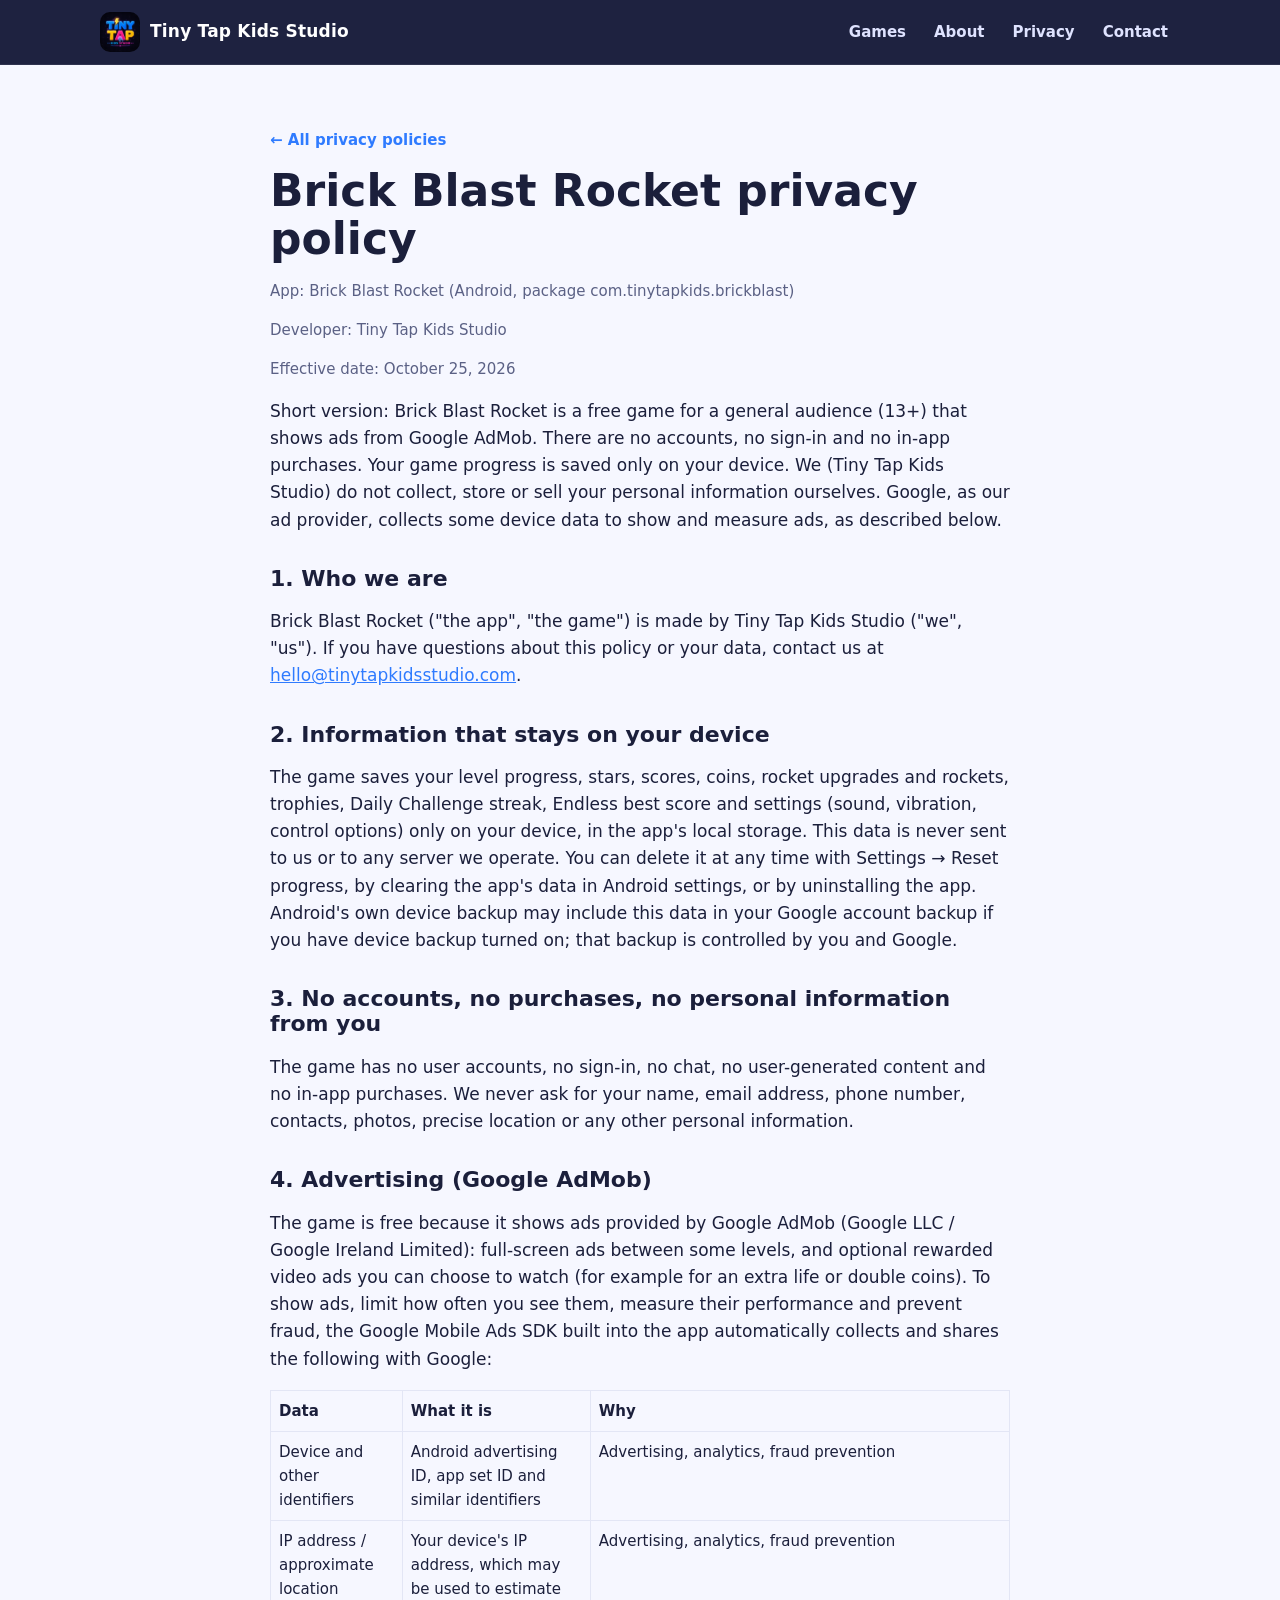
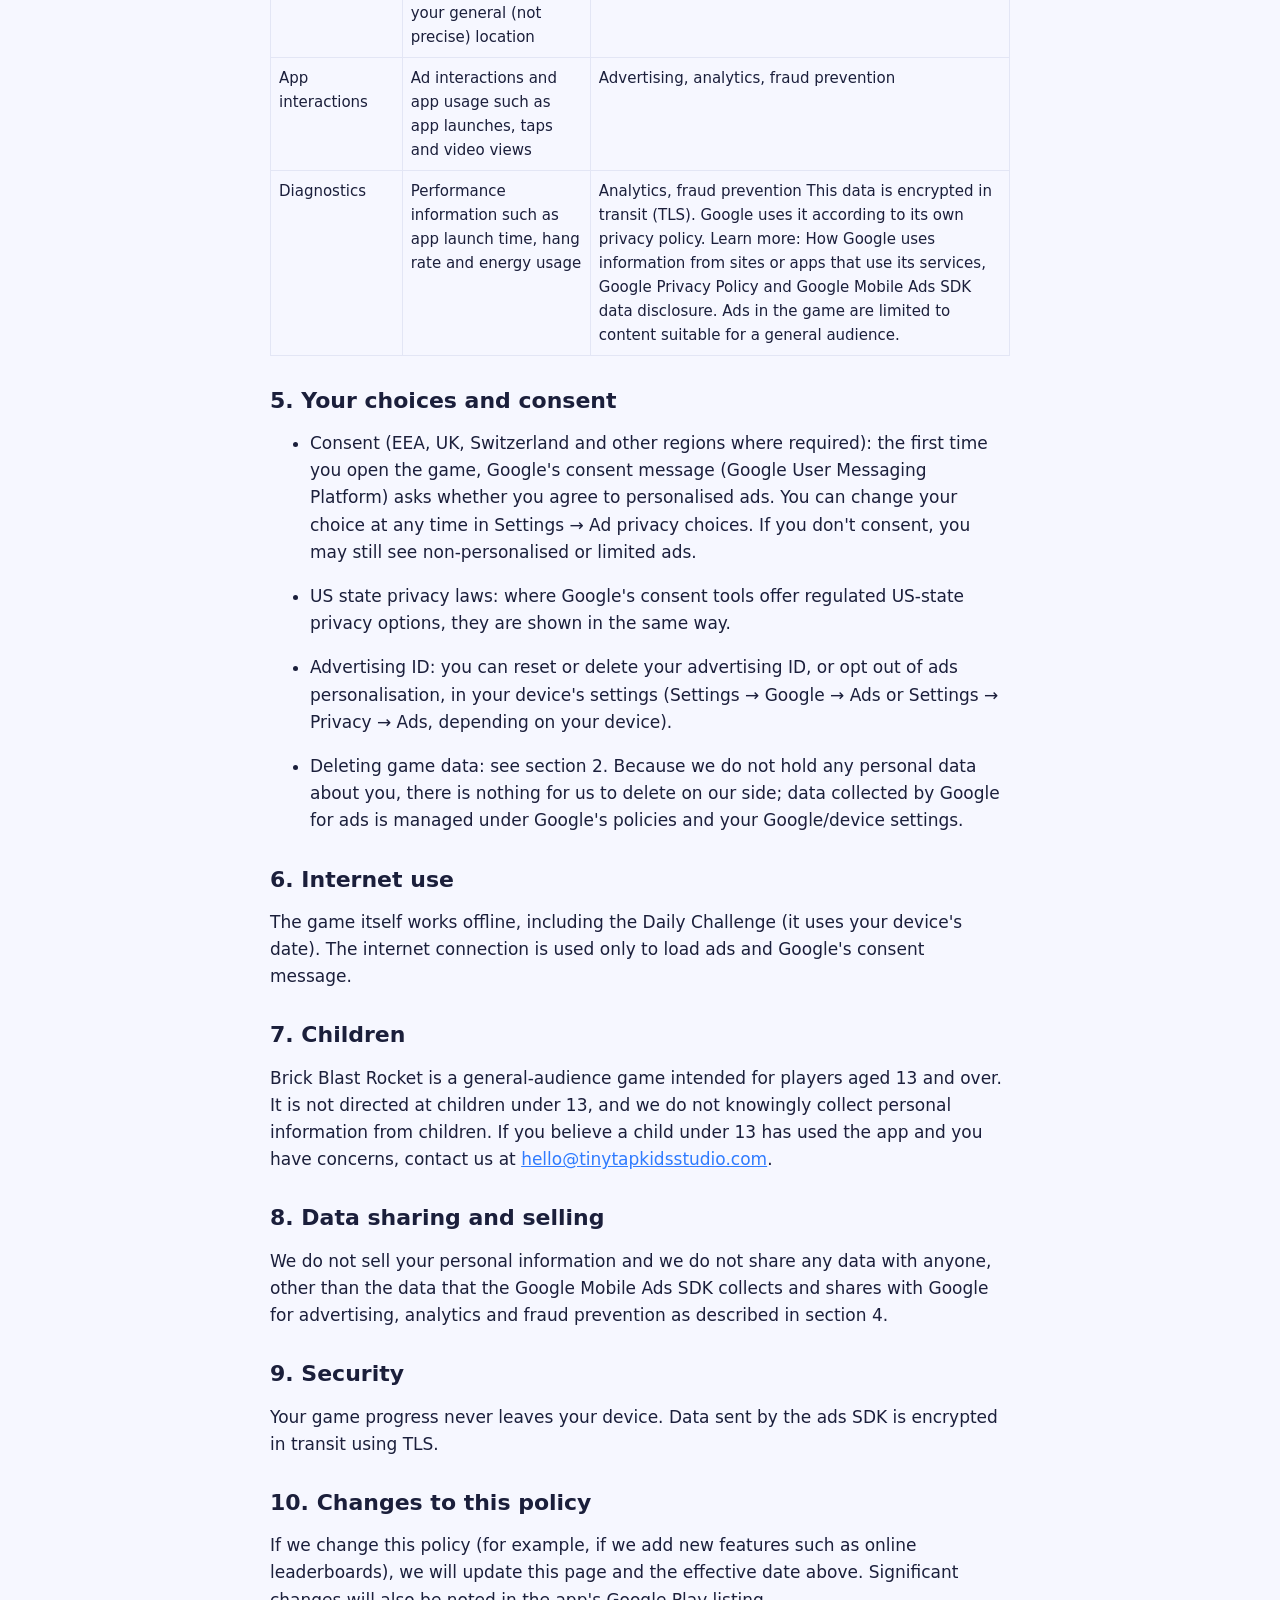
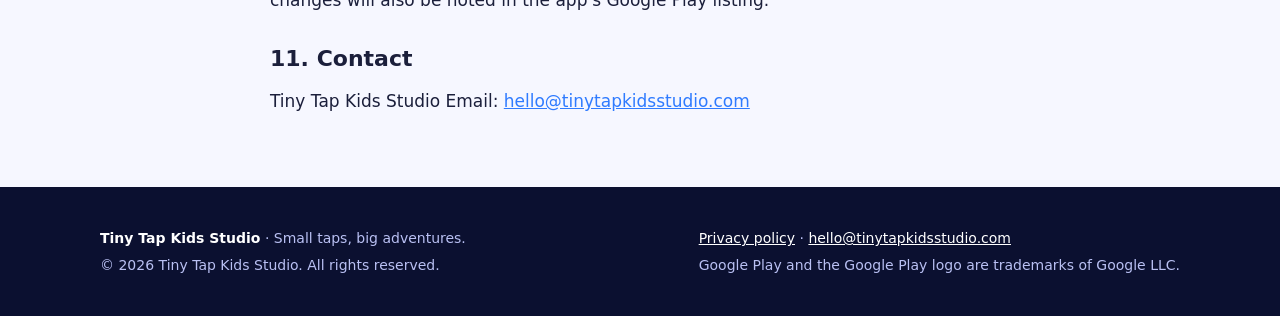
<file: privacy/brick-blast-rocket/index.html>
<!doctype html>
<html lang="en">
<head>
<meta charset="utf-8">
<meta name="viewport" content="width=device-width, initial-scale=1">
<title>Brick Blast Rocket privacy policy · Tiny Tap Kids Studio</title>
<meta name="description" content="Privacy policy for the Brick Blast Rocket Android app by Tiny Tap Kids Studio.">
<link rel="canonical" href="https://tinytapkidsstudio.com/privacy/brick-blast-rocket/">
<meta property="og:title" content="Brick Blast Rocket privacy policy · Tiny Tap Kids Studio">
<meta property="og:description" content="Privacy policy for the Brick Blast Rocket Android app by Tiny Tap Kids Studio.">
<meta property="og:type" content="website">
<meta property="og:url" content="https://tinytapkidsstudio.com/privacy/brick-blast-rocket/">
<meta property="og:image" content="https://tinytapkidsstudio.com/img/social.jpg">
<meta name="twitter:card" content="summary_large_image">
<meta name="theme-color" content="#0b1030">
<link rel="icon" type="image/png" sizes="32x32" href="../../favicon-32.png">
<link rel="apple-touch-icon" href="../../favicon-180.png">
<link rel="stylesheet" href="../../css/site.css">
</head>
<body>
<a class="skip" href="#main">Skip to content</a>
<header class="site-header">
  <div class="wrap">
    <a class="brand" href="../../"><img src="../../favicon-180.png" alt="" width="40" height="40">Tiny Tap Kids Studio</a>
    <nav class="nav" aria-label="Main">
      <a href="../../#games">Games</a>
      <a href="../../#about">About</a>
      <a href="../../privacy/">Privacy</a>
      <a href="../../#contact">Contact</a>
    </nav>
  </div>
</header>
<main id="main">
<article class="doc">
  <p class="crumbs"><a href="../">← All privacy policies</a></p>
  <h1>Brick Blast Rocket privacy policy</h1>
<p class="meta">App: Brick Blast Rocket (Android, package com.tinytapkids.brickblast)</p>
<p class="meta">Developer: Tiny Tap Kids Studio</p>
<p class="meta">Effective date: October 25, 2026</p>
<p>Short version: Brick Blast Rocket is a free game for a general audience (13+) that shows ads from Google AdMob. There are no accounts, no sign-in and no in-app purchases. Your game progress is saved only on your device. We (Tiny Tap Kids Studio) do not collect, store or sell your personal information ourselves. Google, as our ad provider, collects some device data to show and measure ads, as described below.</p>
<h2>1. Who we are</h2>
<p>Brick Blast Rocket (&quot;the app&quot;, &quot;the game&quot;) is made by Tiny Tap Kids Studio (&quot;we&quot;, &quot;us&quot;). If you have questions about this policy or your data, contact us at <a href="mailto:hello@tinytapkidsstudio.com">hello@tinytapkidsstudio.com</a>.</p>
<h2>2. Information that stays on your device</h2>
<p>The game saves your level progress, stars, scores, coins, rocket upgrades and rockets, trophies, Daily Challenge streak, Endless best score and settings (sound, vibration, control options) only on your device, in the app&#x27;s local storage. This data is never sent to us or to any server we operate. You can delete it at any time with Settings → Reset progress, by clearing the app&#x27;s data in Android settings, or by uninstalling the app. Android&#x27;s own device backup may include this data in your Google account backup if you have device backup turned on; that backup is controlled by you and Google.</p>
<h2>3. No accounts, no purchases, no personal information from you</h2>
<p>The game has no user accounts, no sign-in, no chat, no user-generated content and no in-app purchases. We never ask for your name, email address, phone number, contacts, photos, precise location or any other personal information.</p>
<h2>4. Advertising (Google AdMob)</h2>
<p>The game is free because it shows ads provided by Google AdMob (Google LLC / Google Ireland Limited): full-screen ads between some levels, and optional rewarded video ads you can choose to watch (for example for an extra life or double coins). To show ads, limit how often you see them, measure their performance and prevent fraud, the Google Mobile Ads SDK built into the app automatically collects and shares the following with Google:</p>
<table><thead><tr><th>Data</th><th>What it is</th><th>Why</th></tr></thead><tbody><tr><td>Device and other identifiers</td><td>Android advertising ID, app set ID and similar identifiers</td><td>Advertising, analytics, fraud prevention</td></tr><tr><td>IP address / approximate location</td><td>Your device&#x27;s IP address, which may be used to estimate your general (not precise) location</td><td>Advertising, analytics, fraud prevention</td></tr><tr><td>App interactions</td><td>Ad interactions and app usage such as app launches, taps and video views</td><td>Advertising, analytics, fraud prevention</td></tr><tr><td>Diagnostics</td><td>Performance information such as app launch time, hang rate and energy usage</td><td>Analytics, fraud prevention This data is encrypted in transit (TLS). Google uses it according to its own privacy policy. Learn more: How Google uses information from sites or apps that use its services, Google Privacy Policy and Google Mobile Ads SDK data disclosure. Ads in the game are limited to content suitable for a general audience.</td></tr></tbody></table>
<h2>5. Your choices and consent</h2>
<ul><li>Consent (EEA, UK, Switzerland and other regions where required): the first time you open the game, Google&#x27;s consent message (Google User Messaging Platform) asks whether you agree to personalised ads. You can change your choice at any time in Settings → Ad privacy choices. If you don&#x27;t consent, you may still see non-personalised or limited ads.</li></ul>
<ul><li>US state privacy laws: where Google&#x27;s consent tools offer regulated US-state privacy options, they are shown in the same way.</li></ul>
<ul><li>Advertising ID: you can reset or delete your advertising ID, or opt out of ads personalisation, in your device&#x27;s settings (Settings → Google → Ads or Settings → Privacy → Ads, depending on your device).</li></ul>
<ul><li>Deleting game data: see section 2. Because we do not hold any personal data about you, there is nothing for us to delete on our side; data collected by Google for ads is managed under Google&#x27;s policies and your Google/device settings.</li></ul>
<h2>6. Internet use</h2>
<p>The game itself works offline, including the Daily Challenge (it uses your device&#x27;s date). The internet connection is used only to load ads and Google&#x27;s consent message.</p>
<h2>7. Children</h2>
<p>Brick Blast Rocket is a general-audience game intended for players aged 13 and over. It is not directed at children under 13, and we do not knowingly collect personal information from children. If you believe a child under 13 has used the app and you have concerns, contact us at <a href="mailto:hello@tinytapkidsstudio.com">hello@tinytapkidsstudio.com</a>.</p>
<h2>8. Data sharing and selling</h2>
<p>We do not sell your personal information and we do not share any data with anyone, other than the data that the Google Mobile Ads SDK collects and shares with Google for advertising, analytics and fraud prevention as described in section 4.</p>
<h2>9. Security</h2>
<p>Your game progress never leaves your device. Data sent by the ads SDK is encrypted in transit using TLS.</p>
<h2>10. Changes to this policy</h2>
<p>If we change this policy (for example, if we add new features such as online leaderboards), we will update this page and the effective date above. Significant changes will also be noted in the app&#x27;s Google Play listing.</p>
<h2>11. Contact</h2>
<p>Tiny Tap Kids Studio Email: <a href="mailto:hello@tinytapkidsstudio.com">hello@tinytapkidsstudio.com</a></p>
</article>
</main>
<footer class="site-footer">
  <div class="wrap">
    <div>
      <p><strong style="color:#fff">Tiny Tap Kids Studio</strong> · Small taps, big adventures.</p>
      <p>© 2026 Tiny Tap Kids Studio. All rights reserved.</p>
    </div>
    <div>
      <p><a href="../../privacy/">Privacy policy</a> · <a href="mailto:hello@tinytapkidsstudio.com">hello@tinytapkidsstudio.com</a></p>
      <p>Google Play and the Google Play logo are trademarks of Google LLC.</p>
    </div>
  </div>
</footer>
</body>
</html>
</file>
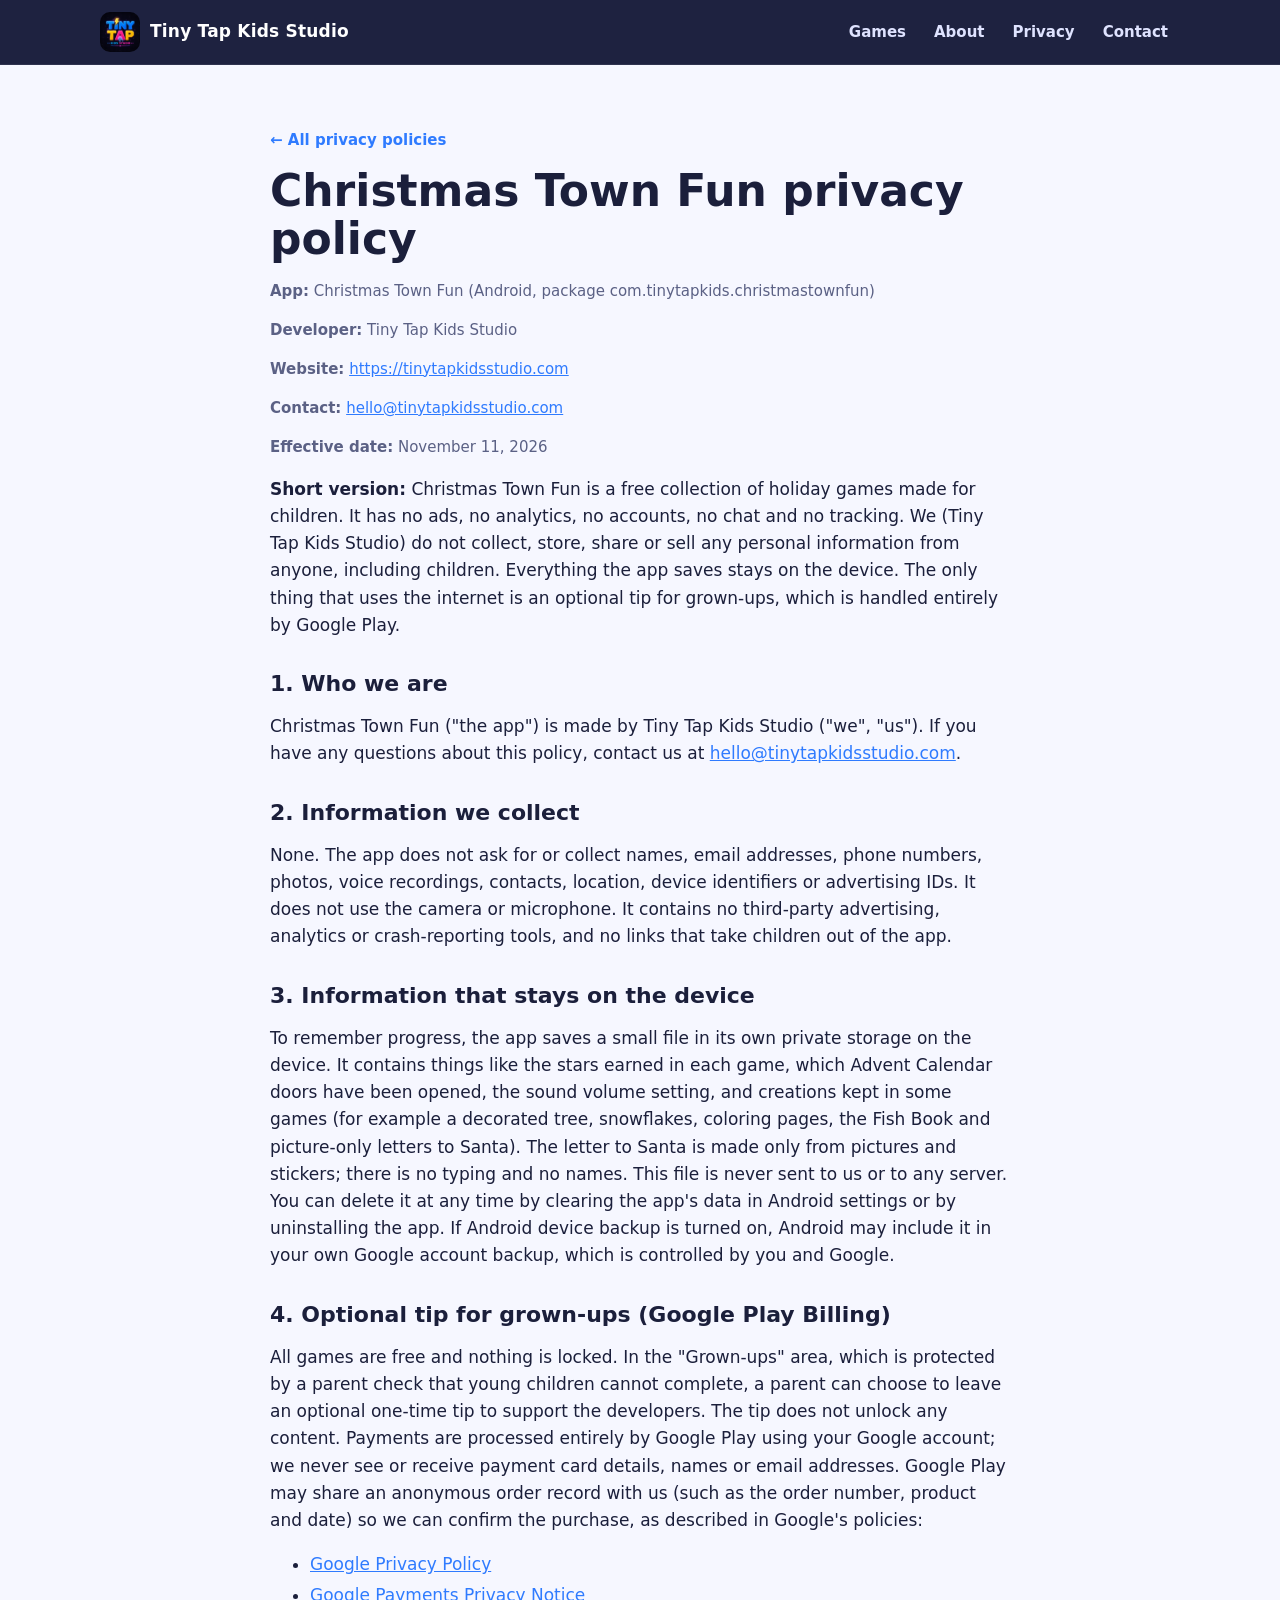
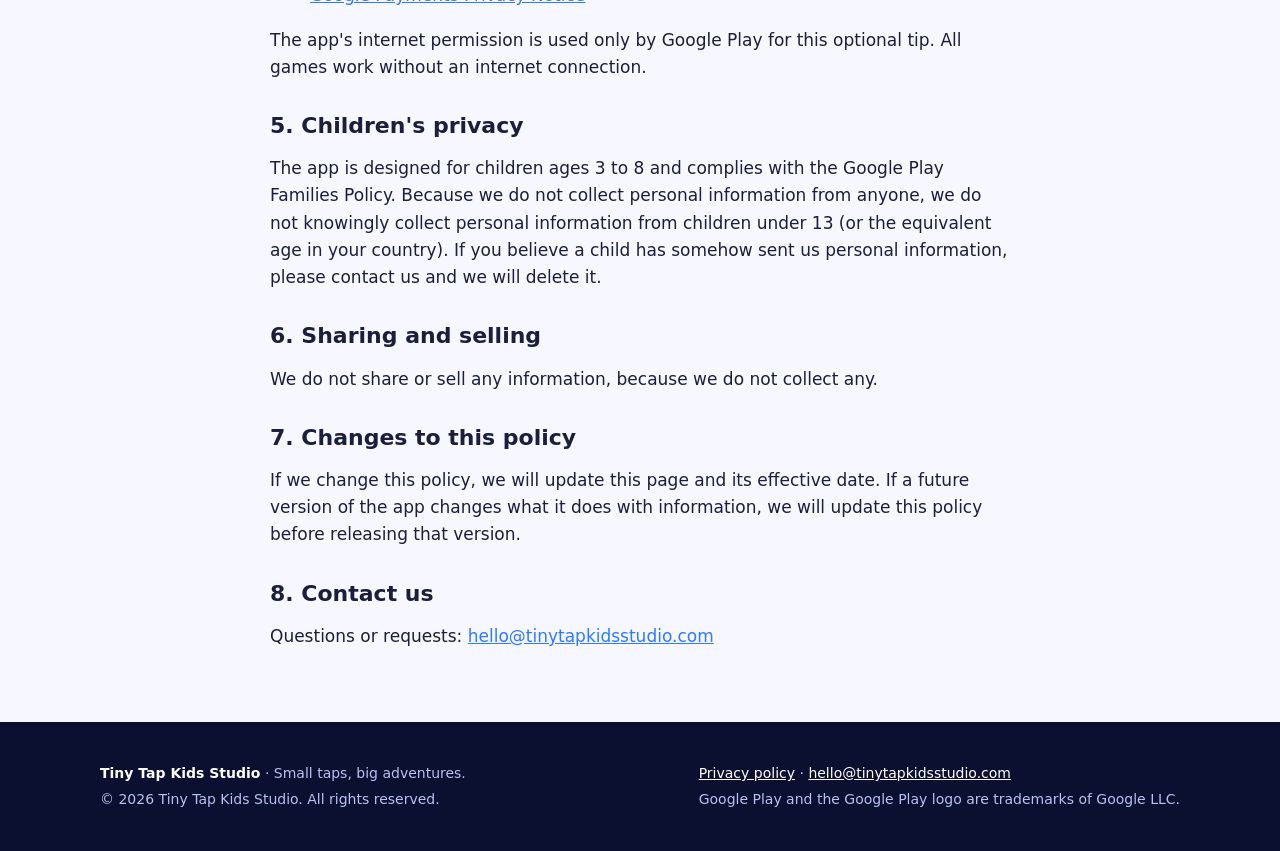
<file: privacy/christmas-town-fun/index.html>
<!doctype html>
<html lang="en">
<head>
<meta charset="utf-8">
<meta name="viewport" content="width=device-width, initial-scale=1">
<title>Christmas Town Fun privacy policy · Tiny Tap Kids Studio</title>
<meta name="description" content="Privacy policy for the Christmas Town Fun Android app by Tiny Tap Kids Studio.">
<link rel="canonical" href="https://tinytapkidsstudio.com/privacy/christmas-town-fun/">
<meta property="og:title" content="Christmas Town Fun privacy policy · Tiny Tap Kids Studio">
<meta property="og:description" content="Privacy policy for the Christmas Town Fun Android app by Tiny Tap Kids Studio.">
<meta property="og:type" content="website">
<meta property="og:url" content="https://tinytapkidsstudio.com/privacy/christmas-town-fun/">
<meta property="og:image" content="https://tinytapkidsstudio.com/img/social.jpg">
<meta name="twitter:card" content="summary_large_image">
<meta name="theme-color" content="#0b1030">
<link rel="icon" type="image/png" sizes="32x32" href="../../favicon-32.png">
<link rel="apple-touch-icon" href="../../favicon-180.png">
<link rel="stylesheet" href="../../css/site.css">
</head>
<body>
<a class="skip" href="#main">Skip to content</a>
<header class="site-header">
  <div class="wrap">
    <a class="brand" href="../../"><img src="../../favicon-180.png" alt="" width="40" height="40">Tiny Tap Kids Studio</a>
    <nav class="nav" aria-label="Main">
      <a href="../../#games">Games</a>
      <a href="../../#about">About</a>
      <a href="../../privacy/">Privacy</a>
      <a href="../../#contact">Contact</a>
    </nav>
  </div>
</header>
<main id="main">
<article class="doc">
  <p class="crumbs"><a href="../">← All privacy policies</a></p>
  <h1>Christmas Town Fun privacy policy</h1>
<div class="meta">
<p><strong>App:</strong> Christmas Town Fun (Android, package com.tinytapkids.christmastownfun)</p>
<p><strong>Developer:</strong> Tiny Tap Kids Studio</p>
<p><strong>Website:</strong> <a href="https://tinytapkidsstudio.com">https://tinytapkidsstudio.com</a></p>
<p><strong>Contact:</strong> <a href="mailto:hello@tinytapkidsstudio.com">hello@tinytapkidsstudio.com</a></p>
<p><strong>Effective date:</strong> November 11, 2026</p>
</div>

<p><strong>Short version:</strong> Christmas Town Fun is a free collection of holiday games made for children. It has no ads, no analytics, no accounts, no chat and no tracking. We (Tiny Tap Kids Studio) do not collect, store, share or sell any personal information from anyone, including children. Everything the app saves stays on the device. The only thing that uses the internet is an optional tip for grown-ups, which is handled entirely by Google Play.</p>

<h2>1. Who we are</h2>
<p>Christmas Town Fun ("the app") is made by Tiny Tap Kids Studio ("we", "us"). If you have any questions about this policy, contact us at <a href="mailto:hello@tinytapkidsstudio.com">hello@tinytapkidsstudio.com</a>.</p>

<h2>2. Information we collect</h2>
<p>None. The app does not ask for or collect names, email addresses, phone numbers, photos, voice recordings, contacts, location, device identifiers or advertising IDs. It does not use the camera or microphone. It contains no third-party advertising, analytics or crash-reporting tools, and no links that take children out of the app.</p>

<h2>3. Information that stays on the device</h2>
<p>To remember progress, the app saves a small file in its own private storage on the device. It contains things like the stars earned in each game, which Advent Calendar doors have been opened, the sound volume setting, and creations kept in some games (for example a decorated tree, snowflakes, coloring pages, the Fish Book and picture-only letters to Santa). The letter to Santa is made only from pictures and stickers; there is no typing and no names. This file is never sent to us or to any server. You can delete it at any time by clearing the app's data in Android settings or by uninstalling the app. If Android device backup is turned on, Android may include it in your own Google account backup, which is controlled by you and Google.</p>

<h2>4. Optional tip for grown-ups (Google Play Billing)</h2>
<p>All games are free and nothing is locked. In the "Grown-ups" area, which is protected by a parent check that young children cannot complete, a parent can choose to leave an optional one-time tip to support the developers. The tip does not unlock any content. Payments are processed entirely by Google Play using your Google account; we never see or receive payment card details, names or email addresses. Google Play may share an anonymous order record with us (such as the order number, product and date) so we can confirm the purchase, as described in Google's policies:</p>
<ul>
<li><a href="https://policies.google.com/privacy">Google Privacy Policy</a></li>
<li><a href="https://payments.google.com/payments/apis-secure/u/0/get_legal_document?ldo=0&amp;ldt=privacynotice">Google Payments Privacy Notice</a></li>
</ul>
<p>The app's internet permission is used only by Google Play for this optional tip. All games work without an internet connection.</p>

<h2>5. Children's privacy</h2>
<p>The app is designed for children ages 3 to 8 and complies with the Google Play Families Policy. Because we do not collect personal information from anyone, we do not knowingly collect personal information from children under 13 (or the equivalent age in your country). If you believe a child has somehow sent us personal information, please contact us and we will delete it.</p>

<h2>6. Sharing and selling</h2>
<p>We do not share or sell any information, because we do not collect any.</p>

<h2>7. Changes to this policy</h2>
<p>If we change this policy, we will update this page and its effective date. If a future version of the app changes what it does with information, we will update this policy before releasing that version.</p>

<h2>8. Contact us</h2>
<p>Questions or requests: <a href="mailto:hello@tinytapkidsstudio.com">hello@tinytapkidsstudio.com</a></p>
</article>
</main>
<footer class="site-footer">
  <div class="wrap">
    <div>
      <p><strong style="color:#fff">Tiny Tap Kids Studio</strong> · Small taps, big adventures.</p>
      <p>© 2026 Tiny Tap Kids Studio. All rights reserved.</p>
    </div>
    <div>
      <p><a href="../../privacy/">Privacy policy</a> · <a href="mailto:hello@tinytapkidsstudio.com">hello@tinytapkidsstudio.com</a></p>
      <p>Google Play and the Google Play logo are trademarks of Google LLC.</p>
    </div>
  </div>
</footer>
</body>
</html>
</file>
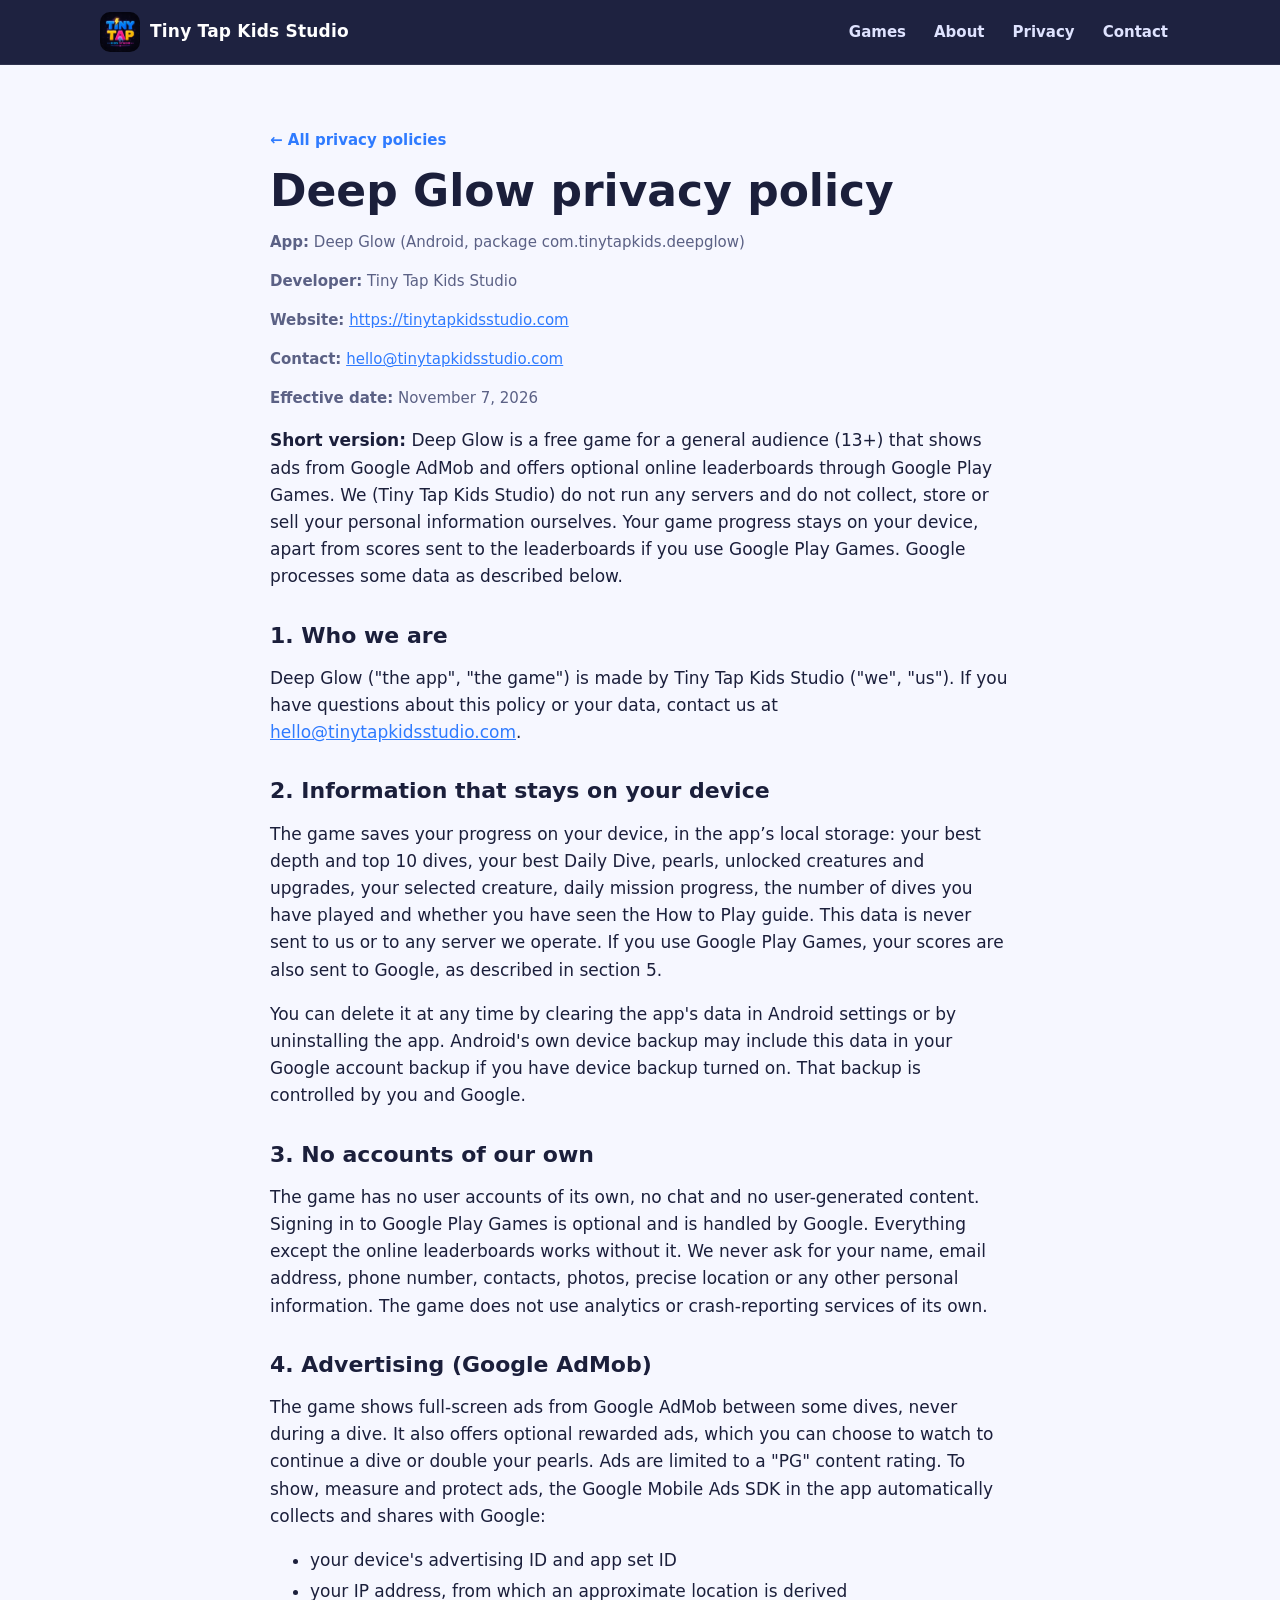
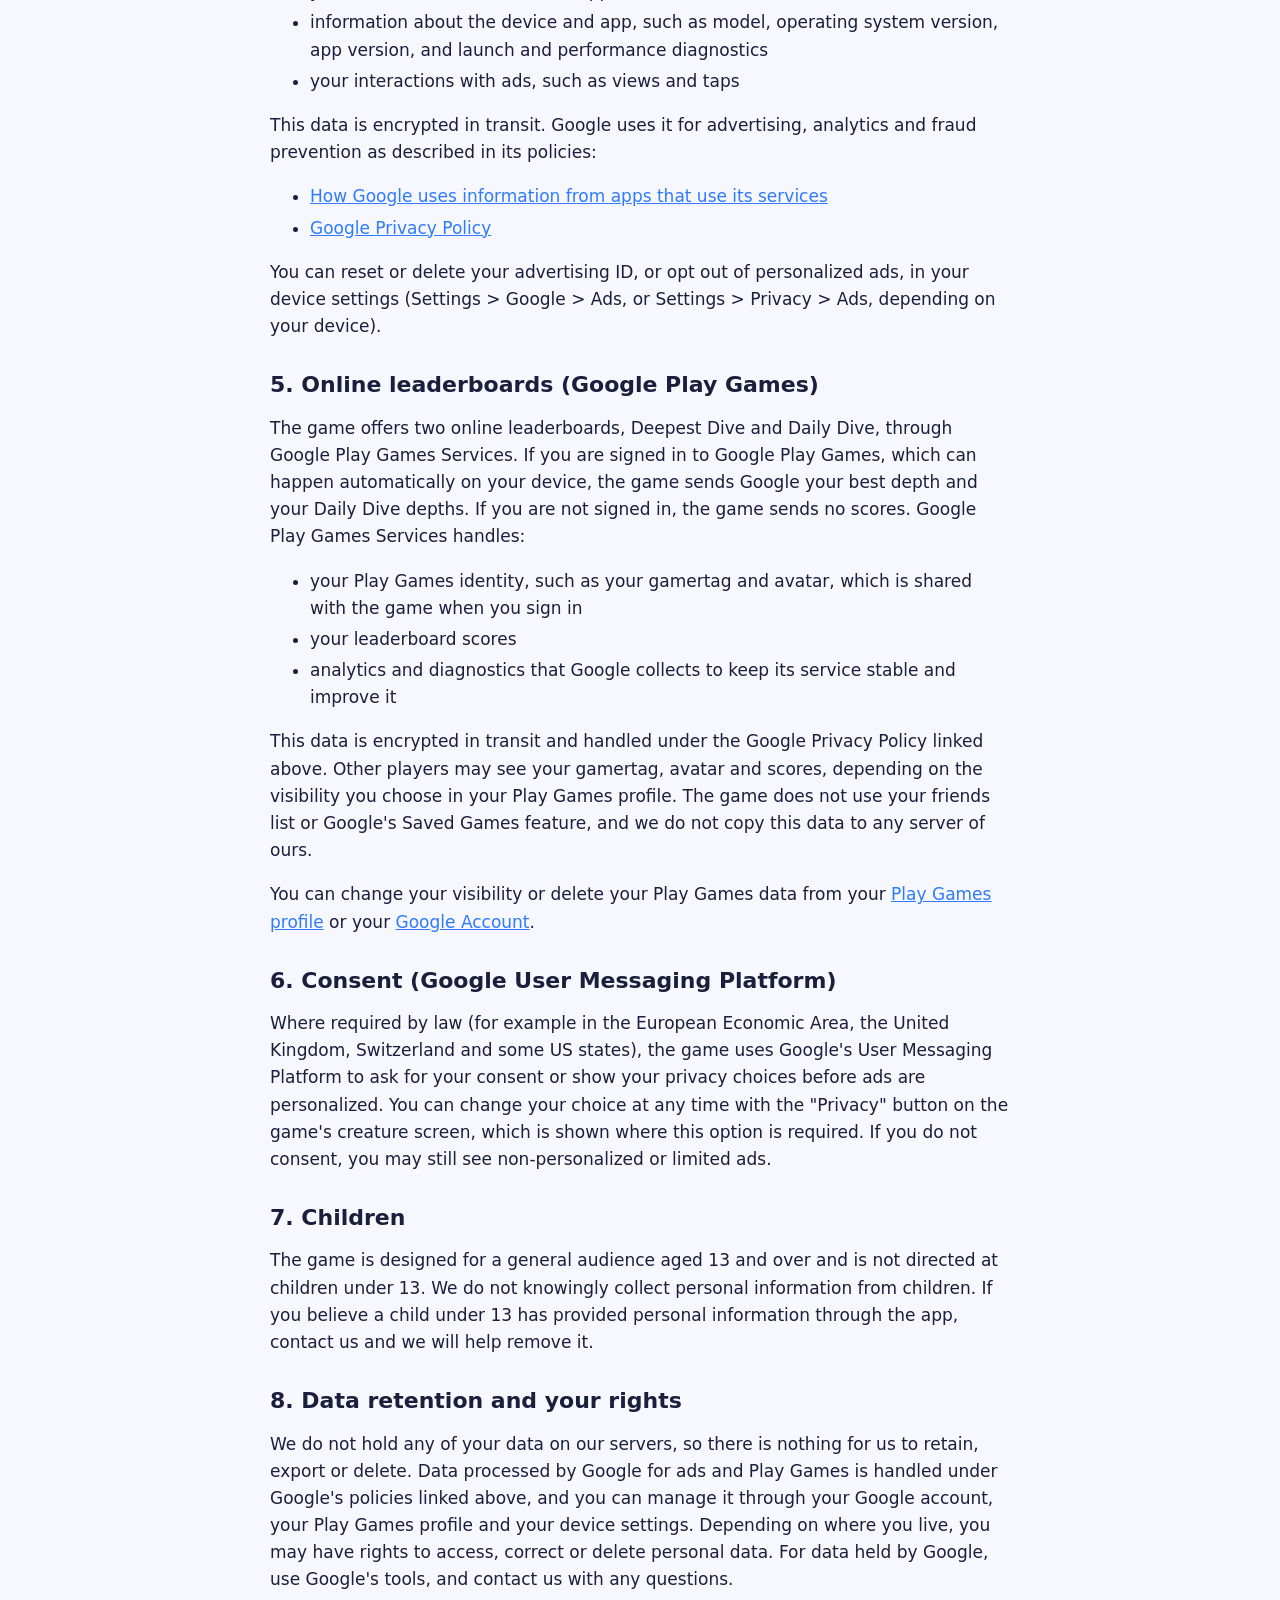
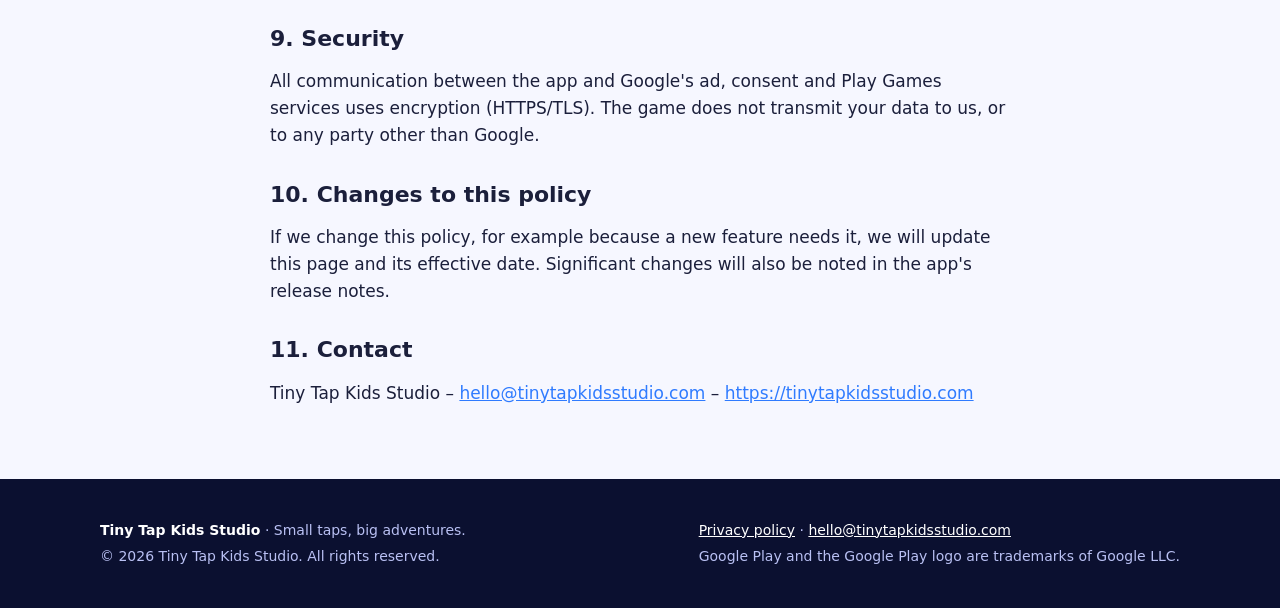
<file: privacy/deep-glow/index.html>
<!doctype html>
<html lang="en">
<head>
<meta charset="utf-8">
<meta name="viewport" content="width=device-width, initial-scale=1">
<title>Deep Glow privacy policy · Tiny Tap Kids Studio</title>
<meta name="description" content="Privacy policy for the Deep Glow Android app by Tiny Tap Kids Studio.">
<link rel="canonical" href="https://tinytapkidsstudio.com/privacy/deep-glow/">
<meta property="og:title" content="Deep Glow privacy policy · Tiny Tap Kids Studio">
<meta property="og:description" content="Privacy policy for the Deep Glow Android app by Tiny Tap Kids Studio.">
<meta property="og:type" content="website">
<meta property="og:url" content="https://tinytapkidsstudio.com/privacy/deep-glow/">
<meta property="og:image" content="https://tinytapkidsstudio.com/img/social.jpg">
<meta name="twitter:card" content="summary_large_image">
<meta name="theme-color" content="#0b1030">
<link rel="icon" type="image/png" sizes="32x32" href="../../favicon-32.png">
<link rel="apple-touch-icon" href="../../favicon-180.png">
<link rel="stylesheet" href="../../css/site.css">
</head>
<body>
<a class="skip" href="#main">Skip to content</a>
<header class="site-header">
  <div class="wrap">
    <a class="brand" href="../../"><img src="../../favicon-180.png" alt="" width="40" height="40">Tiny Tap Kids Studio</a>
    <nav class="nav" aria-label="Main">
      <a href="../../#games">Games</a>
      <a href="../../#about">About</a>
      <a href="../../privacy/">Privacy</a>
      <a href="../../#contact">Contact</a>
    </nav>
  </div>
</header>
<main id="main">
<article class="doc">
  <p class="crumbs"><a href="../">← All privacy policies</a></p>
  <h1>Deep Glow privacy policy</h1>
<div class="meta">
<p><strong>App:</strong> Deep Glow (Android, package com.tinytapkids.deepglow)</p>
<p><strong>Developer:</strong> Tiny Tap Kids Studio</p>
<p><strong>Website:</strong> <a href="https://tinytapkidsstudio.com">https://tinytapkidsstudio.com</a></p>
<p><strong>Contact:</strong> <a href="mailto:hello@tinytapkidsstudio.com">hello@tinytapkidsstudio.com</a></p>
<p><strong>Effective date:</strong> November 7, 2026</p>
</div>

<p><strong>Short version:</strong> Deep Glow is a free game for a general audience (13+) that shows ads from Google AdMob and offers optional online leaderboards through Google Play Games. We (Tiny Tap Kids Studio) do not run any servers and do not collect, store or sell your personal information ourselves. Your game progress stays on your device, apart from scores sent to the leaderboards if you use Google Play Games. Google processes some data as described below.</p>

<h2>1. Who we are</h2>
<p>Deep Glow ("the app", "the game") is made by Tiny Tap Kids Studio ("we", "us"). If you have questions about this policy or your data, contact us at <a href="mailto:hello@tinytapkidsstudio.com">hello@tinytapkidsstudio.com</a>.</p>

<h2>2. Information that stays on your device</h2>
<p>The game saves your progress on your device, in the app’s local storage: your best depth and top 10 dives, your best Daily Dive, pearls, unlocked creatures and upgrades, your selected creature, daily mission progress, the number of dives you have played and whether you have seen the How to Play guide. This data is never sent to us or to any server we operate. If you use Google Play Games, your scores are also sent to Google, as described in section 5.</p>
<p>You can delete it at any time by clearing the app's data in Android settings or by uninstalling the app. Android's own device backup may include this data in your Google account backup if you have device backup turned on. That backup is controlled by you and Google.</p>

<h2>3. No accounts of our own</h2>
<p>The game has no user accounts of its own, no chat and no user-generated content. Signing in to Google Play Games is optional and is handled by Google. Everything except the online leaderboards works without it. We never ask for your name, email address, phone number, contacts, photos, precise location or any other personal information. The game does not use analytics or crash-reporting services of its own.</p>

<h2>4. Advertising (Google AdMob)</h2>
<p>The game shows full-screen ads from Google AdMob between some dives, never during a dive. It also offers optional rewarded ads, which you can choose to watch to continue a dive or double your pearls. Ads are limited to a "PG" content rating. To show, measure and protect ads, the Google Mobile Ads SDK in the app automatically collects and shares with Google:</p>
<ul>
<li>your device's advertising ID and app set ID</li>
<li>your IP address, from which an approximate location is derived</li>
<li>information about the device and app, such as model, operating system version, app version, and launch and performance diagnostics</li>
<li>your interactions with ads, such as views and taps</li>
</ul>
<p>This data is encrypted in transit. Google uses it for advertising, analytics and fraud prevention as described in its policies:</p>
<ul>
<li><a href="https://policies.google.com/technologies/partner-sites">How Google uses information from apps that use its services</a></li>
<li><a href="https://policies.google.com/privacy">Google Privacy Policy</a></li>
</ul>
<p>You can reset or delete your advertising ID, or opt out of personalized ads, in your device settings (Settings &gt; Google &gt; Ads, or Settings &gt; Privacy &gt; Ads, depending on your device).</p>

<h2>5. Online leaderboards (Google Play Games)</h2>
<p>The game offers two online leaderboards, Deepest Dive and Daily Dive, through Google Play Games Services. If you are signed in to Google Play Games, which can happen automatically on your device, the game sends Google your best depth and your Daily Dive depths. If you are not signed in, the game sends no scores. Google Play Games Services handles:</p>
<ul>
<li>your Play Games identity, such as your gamertag and avatar, which is shared with the game when you sign in</li>
<li>your leaderboard scores</li>
<li>analytics and diagnostics that Google collects to keep its service stable and improve it</li>
</ul>
<p>This data is encrypted in transit and handled under the Google Privacy Policy linked above. Other players may see your gamertag, avatar and scores, depending on the visibility you choose in your Play Games profile. The game does not use your friends list or Google's Saved Games feature, and we do not copy this data to any server of ours.</p>
<p>You can change your visibility or delete your Play Games data from your <a href="https://play.google.com/games/profile">Play Games profile</a> or your <a href="https://myaccount.google.com">Google Account</a>.</p>

<h2>6. Consent (Google User Messaging Platform)</h2>
<p>Where required by law (for example in the European Economic Area, the United Kingdom, Switzerland and some US states), the game uses Google's User Messaging Platform to ask for your consent or show your privacy choices before ads are personalized. You can change your choice at any time with the "Privacy" button on the game's creature screen, which is shown where this option is required. If you do not consent, you may still see non-personalized or limited ads.</p>

<h2>7. Children</h2>
<p>The game is designed for a general audience aged 13 and over and is not directed at children under 13. We do not knowingly collect personal information from children. If you believe a child under 13 has provided personal information through the app, contact us and we will help remove it.</p>

<h2>8. Data retention and your rights</h2>
<p>We do not hold any of your data on our servers, so there is nothing for us to retain, export or delete. Data processed by Google for ads and Play Games is handled under Google's policies linked above, and you can manage it through your Google account, your Play Games profile and your device settings. Depending on where you live, you may have rights to access, correct or delete personal data. For data held by Google, use Google's tools, and contact us with any questions.</p>

<h2>9. Security</h2>
<p>All communication between the app and Google's ad, consent and Play Games services uses encryption (HTTPS/TLS). The game does not transmit your data to us, or to any party other than Google.</p>

<h2>10. Changes to this policy</h2>
<p>If we change this policy, for example because a new feature needs it, we will update this page and its effective date. Significant changes will also be noted in the app's release notes.</p>

<h2>11. Contact</h2>
<p>Tiny Tap Kids Studio – <a href="mailto:hello@tinytapkidsstudio.com">hello@tinytapkidsstudio.com</a> – <a href="https://tinytapkidsstudio.com">https://tinytapkidsstudio.com</a></p>
</article>
</main>
<footer class="site-footer">
  <div class="wrap">
    <div>
      <p><strong style="color:#fff">Tiny Tap Kids Studio</strong> · Small taps, big adventures.</p>
      <p>© 2026 Tiny Tap Kids Studio. All rights reserved.</p>
    </div>
    <div>
      <p><a href="../../privacy/">Privacy policy</a> · <a href="mailto:hello@tinytapkidsstudio.com">hello@tinytapkidsstudio.com</a></p>
      <p>Google Play and the Google Play logo are trademarks of Google LLC.</p>
    </div>
  </div>
</footer>
</body>
</html>
</file>
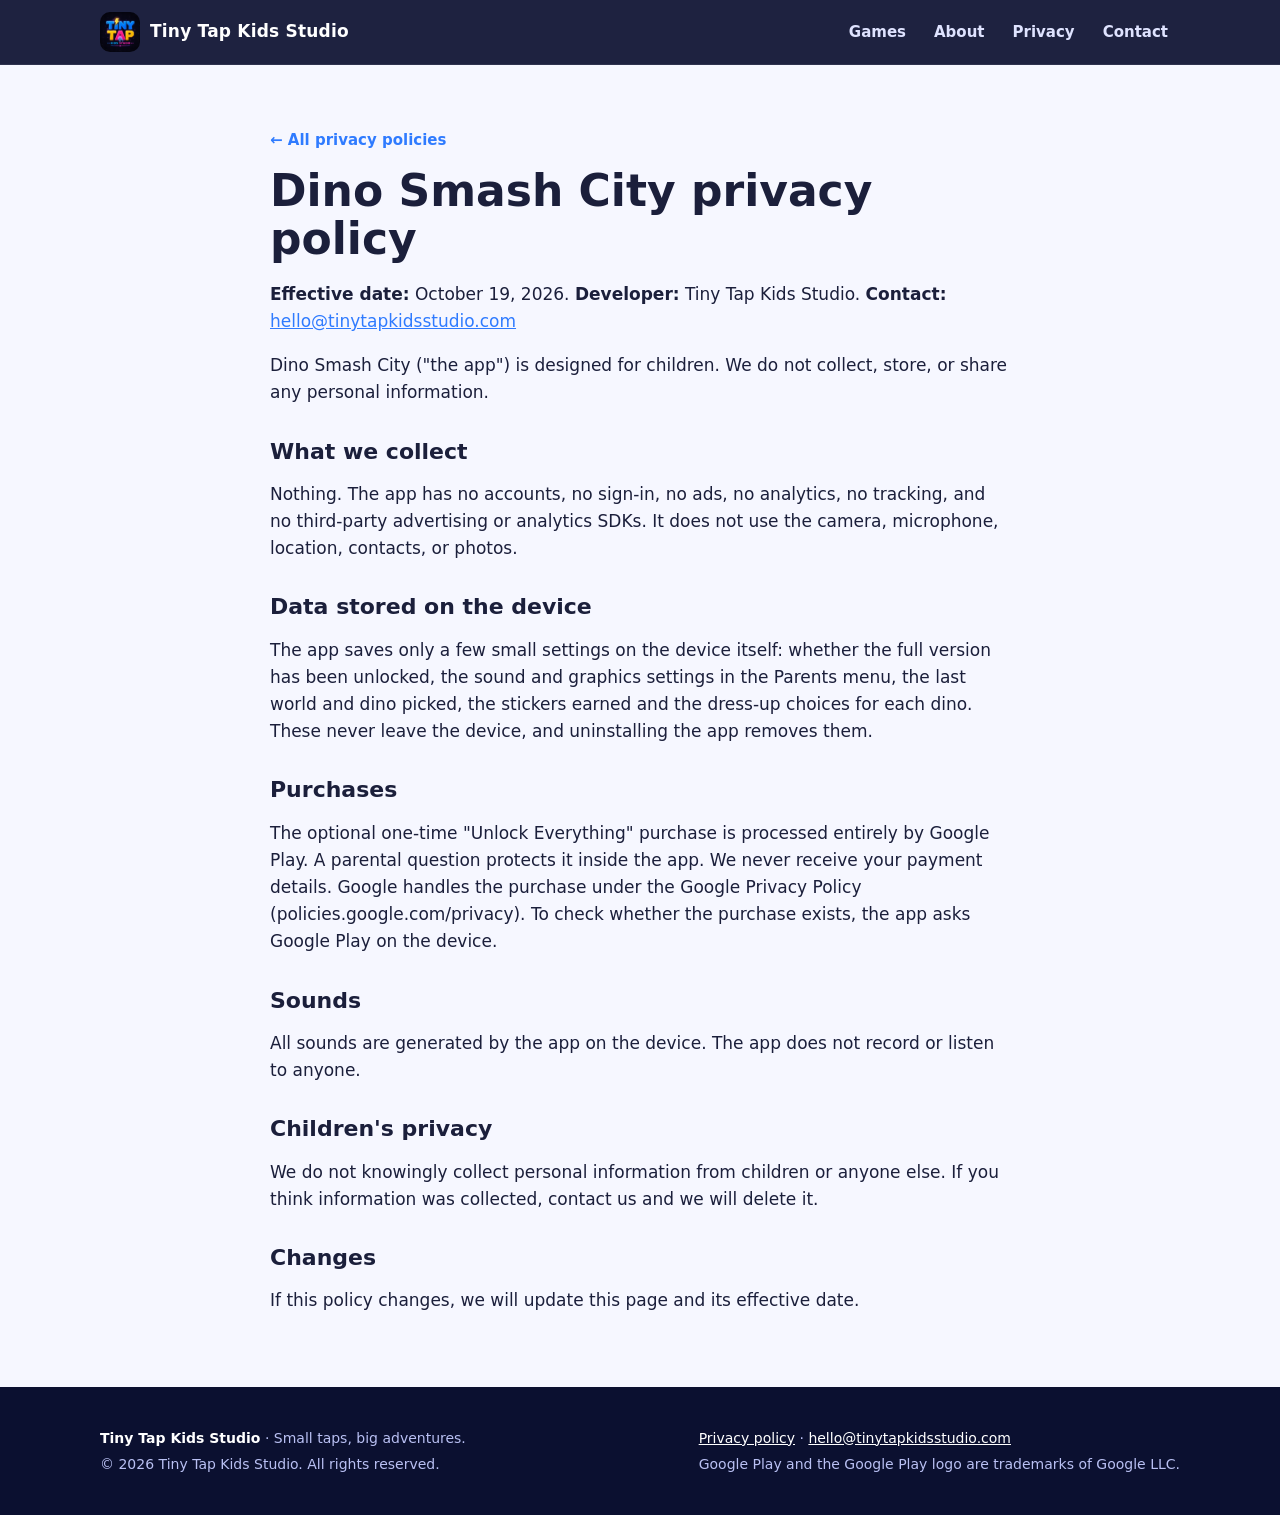
<file: privacy/dino-smash-city/index.html>
<!doctype html>
<html lang="en">
<head>
<meta charset="utf-8">
<meta name="viewport" content="width=device-width, initial-scale=1">
<title>Dino Smash City privacy policy · Tiny Tap Kids Studio</title>
<meta name="description" content="Privacy policy for the Dino Smash City Android app by Tiny Tap Kids Studio.">
<link rel="canonical" href="https://tinytapkidsstudio.com/privacy/dino-smash-city/">
<meta property="og:title" content="Dino Smash City privacy policy · Tiny Tap Kids Studio">
<meta property="og:description" content="Privacy policy for the Dino Smash City Android app by Tiny Tap Kids Studio.">
<meta property="og:type" content="website">
<meta property="og:url" content="https://tinytapkidsstudio.com/privacy/dino-smash-city/">
<meta property="og:image" content="https://tinytapkidsstudio.com/img/social.jpg">
<meta name="twitter:card" content="summary_large_image">
<meta name="theme-color" content="#0b1030">
<link rel="icon" type="image/png" sizes="32x32" href="../../favicon-32.png">
<link rel="apple-touch-icon" href="../../favicon-180.png">
<link rel="stylesheet" href="../../css/site.css">
</head>
<body>
<a class="skip" href="#main">Skip to content</a>
<header class="site-header">
  <div class="wrap">
    <a class="brand" href="../../"><img src="../../favicon-180.png" alt="" width="40" height="40">Tiny Tap Kids Studio</a>
    <nav class="nav" aria-label="Main">
      <a href="../../#games">Games</a>
      <a href="../../#about">About</a>
      <a href="../../privacy/">Privacy</a>
      <a href="../../#contact">Contact</a>
    </nav>
  </div>
</header>
<main id="main">
<article class="doc">
  <p class="crumbs"><a href="../">← All privacy policies</a></p>
  <h1>Dino Smash City privacy policy</h1>
<p><b>Effective date:</b> October 19, 2026. <b>Developer:</b> Tiny Tap Kids Studio. <b>Contact:</b> <a href="mailto:hello@tinytapkidsstudio.com">hello@tinytapkidsstudio.com</a></p>
<p>Dino Smash City ("the app") is designed for children. We do not collect, store, or share any personal information.</p>
<h2>What we collect</h2>
<p>Nothing. The app has no accounts, no sign-in, no ads, no analytics, no tracking, and no third-party advertising or analytics SDKs. It does not use the camera, microphone, location, contacts, or photos.</p>
<h2>Data stored on the device</h2>
<p>The app saves only a few small settings on the device itself: whether the full version has been unlocked, the sound and graphics settings in the Parents menu, the last world and dino picked, the stickers earned and the dress-up choices for each dino. These never leave the device, and uninstalling the app removes them.</p>
<h2>Purchases</h2>
<p>The optional one-time "Unlock Everything" purchase is processed entirely by Google Play. A parental question protects it inside the app. We never receive your payment details. Google handles the purchase under the Google Privacy Policy (policies.google.com/privacy). To check whether the purchase exists, the app asks Google Play on the device.</p>
<h2>Sounds</h2>
<p>All sounds are generated by the app on the device. The app does not record or listen to anyone.</p>
<h2>Children's privacy</h2>
<p>We do not knowingly collect personal information from children or anyone else. If you think information was collected, contact us and we will delete it.</p>
<h2>Changes</h2>
<p>If this policy changes, we will update this page and its effective date.</p>
</article>
</main>
<footer class="site-footer">
  <div class="wrap">
    <div>
      <p><strong style="color:#fff">Tiny Tap Kids Studio</strong> · Small taps, big adventures.</p>
      <p>© 2026 Tiny Tap Kids Studio. All rights reserved.</p>
    </div>
    <div>
      <p><a href="../../privacy/">Privacy policy</a> · <a href="mailto:hello@tinytapkidsstudio.com">hello@tinytapkidsstudio.com</a></p>
      <p>Google Play and the Google Play logo are trademarks of Google LLC.</p>
    </div>
  </div>
</footer>
</body>
</html>
</file>
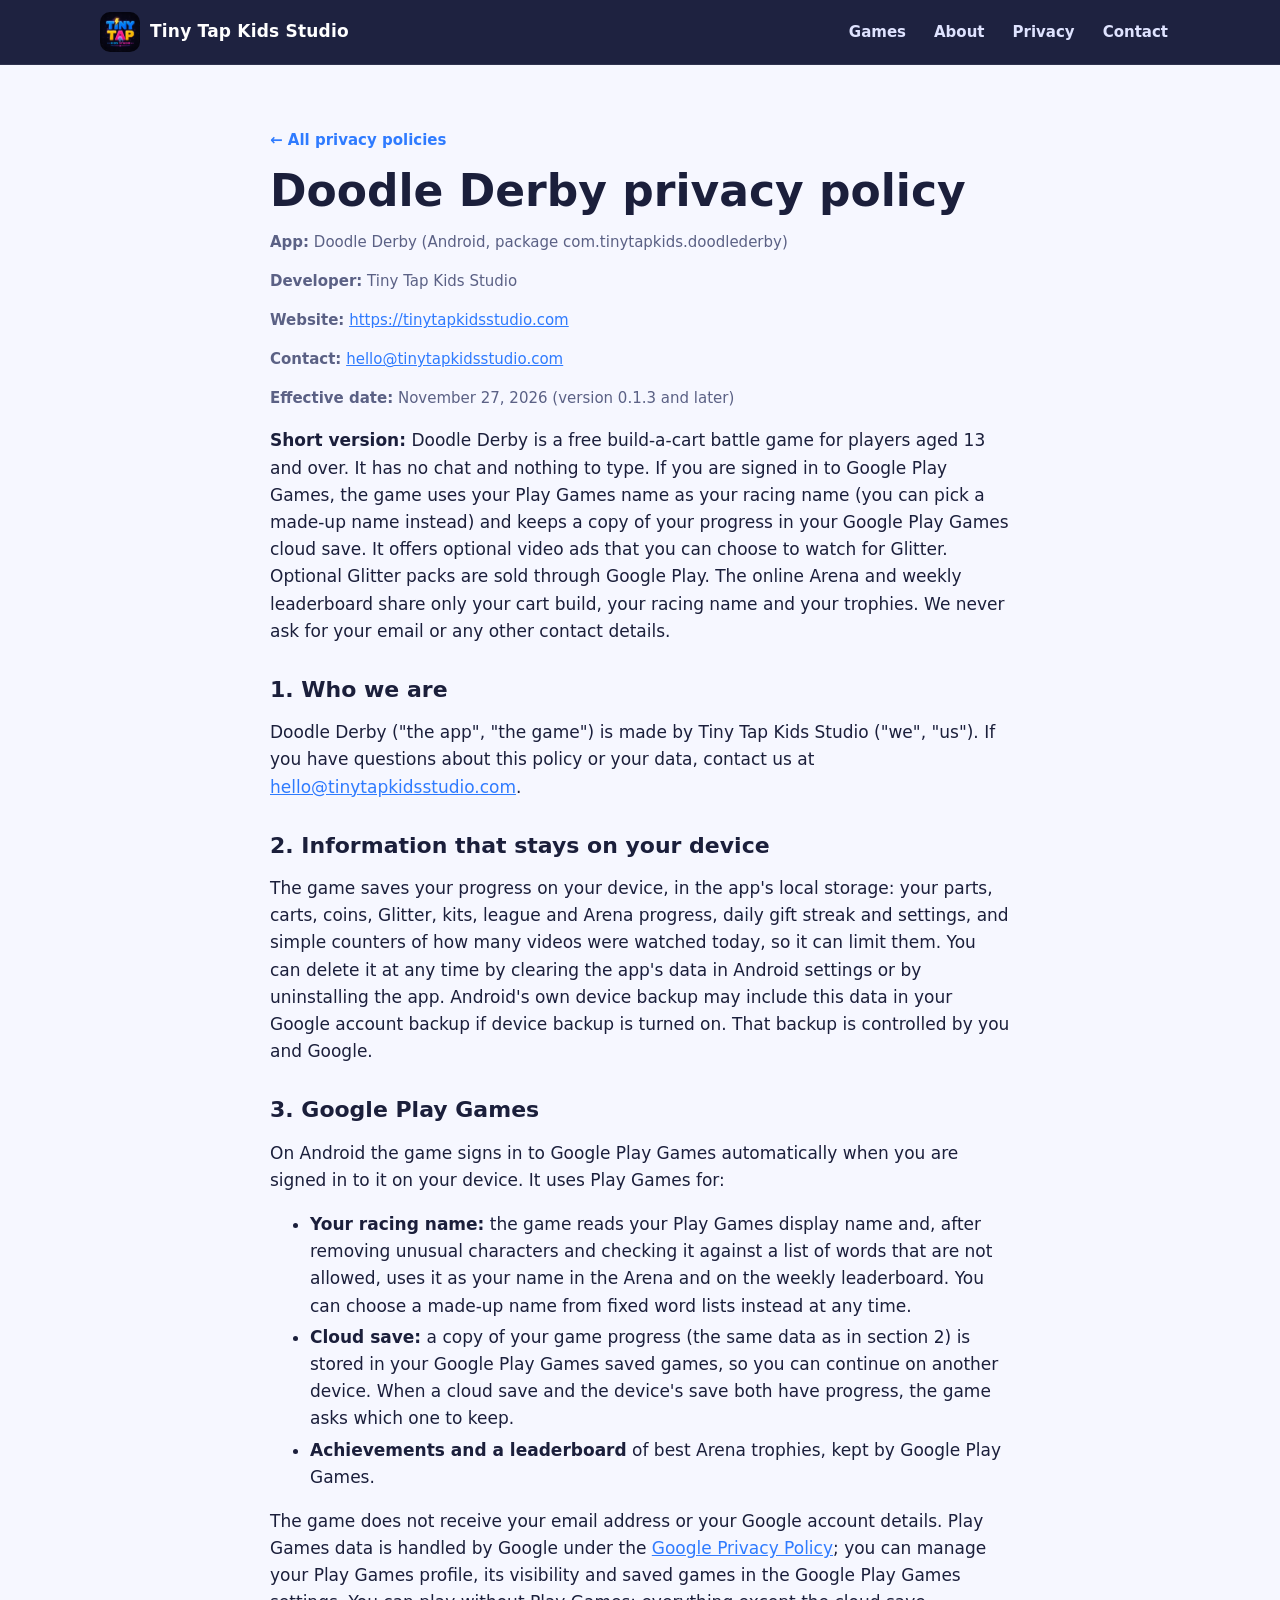
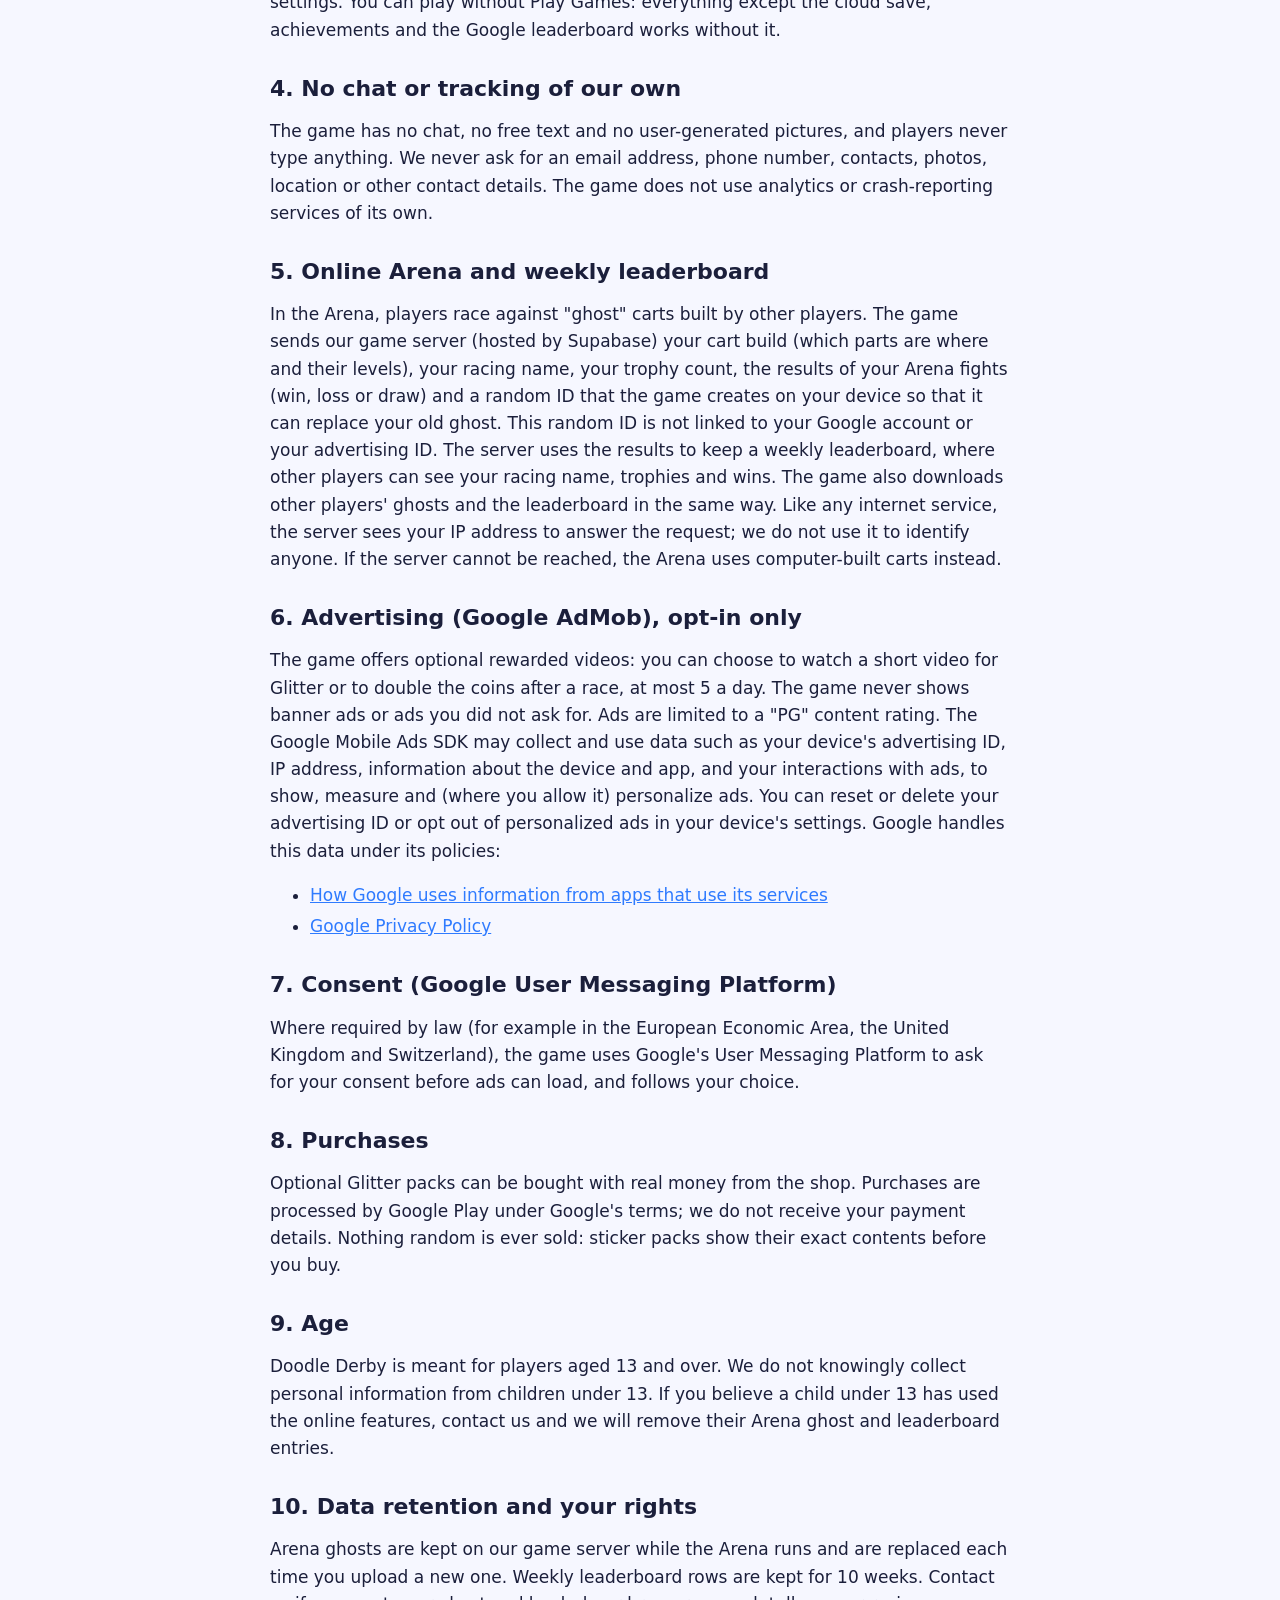
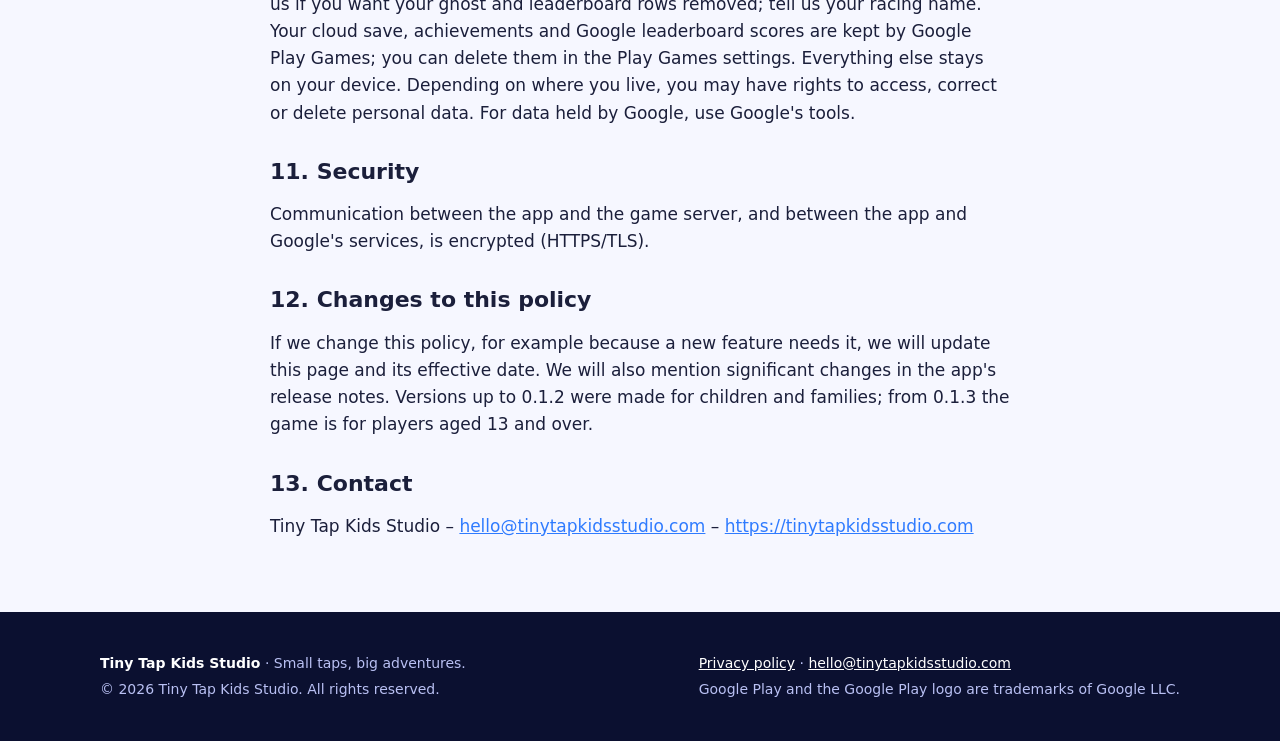
<file: privacy/doodle-derby/index.html>
<!doctype html>
<html lang="en">
<head>
<meta charset="utf-8">
<meta name="viewport" content="width=device-width, initial-scale=1">
<title>Doodle Derby privacy policy · Tiny Tap Kids Studio</title>
<meta name="description" content="Privacy policy for the Doodle Derby Android app by Tiny Tap Kids Studio.">
<link rel="canonical" href="https://tinytapkidsstudio.com/privacy/doodle-derby/">
<meta property="og:title" content="Doodle Derby privacy policy · Tiny Tap Kids Studio">
<meta property="og:description" content="Privacy policy for the Doodle Derby Android app by Tiny Tap Kids Studio.">
<meta property="og:type" content="website">
<meta property="og:url" content="https://tinytapkidsstudio.com/privacy/doodle-derby/">
<meta property="og:image" content="https://tinytapkidsstudio.com/img/social.jpg">
<meta name="twitter:card" content="summary_large_image">
<meta name="theme-color" content="#0b1030">
<link rel="icon" type="image/png" sizes="32x32" href="../../favicon-32.png">
<link rel="apple-touch-icon" href="../../favicon-180.png">
<link rel="stylesheet" href="../../css/site.css">
</head>
<body>
<a class="skip" href="#main">Skip to content</a>
<header class="site-header">
  <div class="wrap">
    <a class="brand" href="../../"><img src="../../favicon-180.png" alt="" width="40" height="40">Tiny Tap Kids Studio</a>
    <nav class="nav" aria-label="Main">
      <a href="../../#games">Games</a>
      <a href="../../#about">About</a>
      <a href="../../privacy/">Privacy</a>
      <a href="../../#contact">Contact</a>
    </nav>
  </div>
</header>
<main id="main">
<article class="doc">
  <p class="crumbs"><a href="../">← All privacy policies</a></p>
  <h1>Doodle Derby privacy policy</h1>
<div class="meta">
<p><strong>App:</strong> Doodle Derby (Android, package com.tinytapkids.doodlederby)</p>
<p><strong>Developer:</strong> Tiny Tap Kids Studio</p>
<p><strong>Website:</strong> <a href="https://tinytapkidsstudio.com">https://tinytapkidsstudio.com</a></p>
<p><strong>Contact:</strong> <a href="mailto:hello@tinytapkidsstudio.com">hello@tinytapkidsstudio.com</a></p>
<p><strong>Effective date:</strong> November 27, 2026 (version 0.1.3 and later)</p>
</div>

<p><strong>Short version:</strong> Doodle Derby is a free build-a-cart battle game for players aged 13 and over. It has no chat and nothing to type. If you are signed in to Google Play Games, the game uses your Play Games name as your racing name (you can pick a made-up name instead) and keeps a copy of your progress in your Google Play Games cloud save. It offers optional video ads that you can choose to watch for Glitter. Optional Glitter packs are sold through Google Play. The online Arena and weekly leaderboard share only your cart build, your racing name and your trophies. We never ask for your email or any other contact details.</p>

<h2>1. Who we are</h2>
<p>Doodle Derby ("the app", "the game") is made by Tiny Tap Kids Studio ("we", "us"). If you have questions about this policy or your data, contact us at <a href="mailto:hello@tinytapkidsstudio.com">hello@tinytapkidsstudio.com</a>.</p>

<h2>2. Information that stays on your device</h2>
<p>The game saves your progress on your device, in the app's local storage: your parts, carts, coins, Glitter, kits, league and Arena progress, daily gift streak and settings, and simple counters of how many videos were watched today, so it can limit them. You can delete it at any time by clearing the app's data in Android settings or by uninstalling the app. Android's own device backup may include this data in your Google account backup if device backup is turned on. That backup is controlled by you and Google.</p>

<h2>3. Google Play Games</h2>
<p>On Android the game signs in to Google Play Games automatically when you are signed in to it on your device. It uses Play Games for:</p>
<ul>
<li><strong>Your racing name:</strong> the game reads your Play Games display name and, after removing unusual characters and checking it against a list of words that are not allowed, uses it as your name in the Arena and on the weekly leaderboard. You can choose a made-up name from fixed word lists instead at any time.</li>
<li><strong>Cloud save:</strong> a copy of your game progress (the same data as in section 2) is stored in your Google Play Games saved games, so you can continue on another device. When a cloud save and the device's save both have progress, the game asks which one to keep.</li>
<li><strong>Achievements and a leaderboard</strong> of best Arena trophies, kept by Google Play Games.</li>
</ul>
<p>The game does not receive your email address or your Google account details. Play Games data is handled by Google under the <a href="https://policies.google.com/privacy">Google Privacy Policy</a>; you can manage your Play Games profile, its visibility and saved games in the Google Play Games settings. You can play without Play Games: everything except the cloud save, achievements and the Google leaderboard works without it.</p>

<h2>4. No chat or tracking of our own</h2>
<p>The game has no chat, no free text and no user-generated pictures, and players never type anything. We never ask for an email address, phone number, contacts, photos, location or other contact details. The game does not use analytics or crash-reporting services of its own.</p>

<h2>5. Online Arena and weekly leaderboard</h2>
<p>In the Arena, players race against "ghost" carts built by other players. The game sends our game server (hosted by Supabase) your cart build (which parts are where and their levels), your racing name, your trophy count, the results of your Arena fights (win, loss or draw) and a random ID that the game creates on your device so that it can replace your old ghost. This random ID is not linked to your Google account or your advertising ID. The server uses the results to keep a weekly leaderboard, where other players can see your racing name, trophies and wins. The game also downloads other players' ghosts and the leaderboard in the same way. Like any internet service, the server sees your IP address to answer the request; we do not use it to identify anyone. If the server cannot be reached, the Arena uses computer-built carts instead.</p>

<h2>6. Advertising (Google AdMob), opt-in only</h2>
<p>The game offers optional rewarded videos: you can choose to watch a short video for Glitter or to double the coins after a race, at most 5 a day. The game never shows banner ads or ads you did not ask for. Ads are limited to a "PG" content rating. The Google Mobile Ads SDK may collect and use data such as your device's advertising ID, IP address, information about the device and app, and your interactions with ads, to show, measure and (where you allow it) personalize ads. You can reset or delete your advertising ID or opt out of personalized ads in your device's settings. Google handles this data under its policies:</p>
<ul>
<li><a href="https://policies.google.com/technologies/partner-sites">How Google uses information from apps that use its services</a></li>
<li><a href="https://policies.google.com/privacy">Google Privacy Policy</a></li>
</ul>

<h2>7. Consent (Google User Messaging Platform)</h2>
<p>Where required by law (for example in the European Economic Area, the United Kingdom and Switzerland), the game uses Google's User Messaging Platform to ask for your consent before ads can load, and follows your choice.</p>

<h2>8. Purchases</h2>
<p>Optional Glitter packs can be bought with real money from the shop. Purchases are processed by Google Play under Google's terms; we do not receive your payment details. Nothing random is ever sold: sticker packs show their exact contents before you buy.</p>

<h2>9. Age</h2>
<p>Doodle Derby is meant for players aged 13 and over. We do not knowingly collect personal information from children under 13. If you believe a child under 13 has used the online features, contact us and we will remove their Arena ghost and leaderboard entries.</p>

<h2>10. Data retention and your rights</h2>
<p>Arena ghosts are kept on our game server while the Arena runs and are replaced each time you upload a new one. Weekly leaderboard rows are kept for 10 weeks. Contact us if you want your ghost and leaderboard rows removed; tell us your racing name. Your cloud save, achievements and Google leaderboard scores are kept by Google Play Games; you can delete them in the Play Games settings. Everything else stays on your device. Depending on where you live, you may have rights to access, correct or delete personal data. For data held by Google, use Google's tools.</p>

<h2>11. Security</h2>
<p>Communication between the app and the game server, and between the app and Google's services, is encrypted (HTTPS/TLS).</p>

<h2>12. Changes to this policy</h2>
<p>If we change this policy, for example because a new feature needs it, we will update this page and its effective date. We will also mention significant changes in the app's release notes. Versions up to 0.1.2 were made for children and families; from 0.1.3 the game is for players aged 13 and over.</p>

<h2>13. Contact</h2>
<p>Tiny Tap Kids Studio – <a href="mailto:hello@tinytapkidsstudio.com">hello@tinytapkidsstudio.com</a> – <a href="https://tinytapkidsstudio.com">https://tinytapkidsstudio.com</a></p>
</article>
</main>
<footer class="site-footer">
  <div class="wrap">
    <div>
      <p><strong style="color:#fff">Tiny Tap Kids Studio</strong> · Small taps, big adventures.</p>
      <p>© 2026 Tiny Tap Kids Studio. All rights reserved.</p>
    </div>
    <div>
      <p><a href="../../privacy/">Privacy policy</a> · <a href="mailto:hello@tinytapkidsstudio.com">hello@tinytapkidsstudio.com</a></p>
      <p>Google Play and the Google Play logo are trademarks of Google LLC.</p>
    </div>
  </div>
</footer>
</body>
</html>
</file>
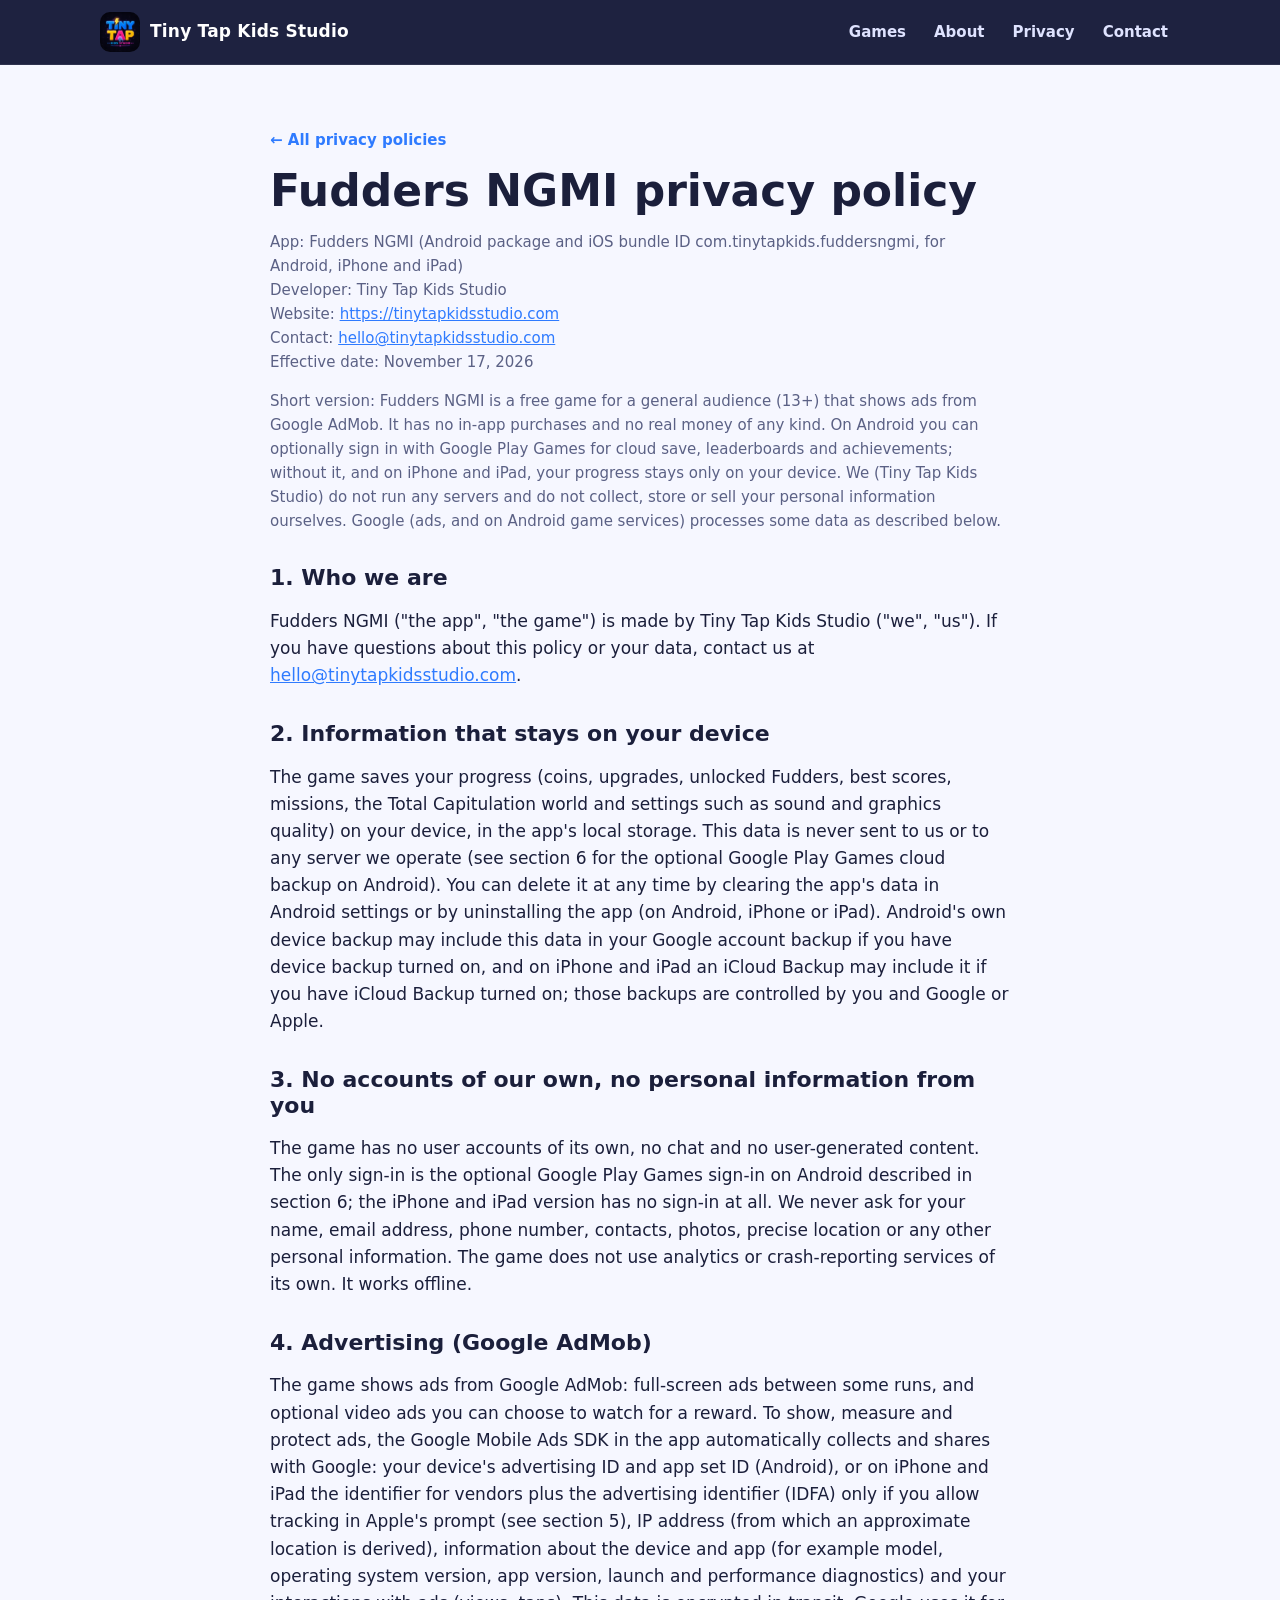
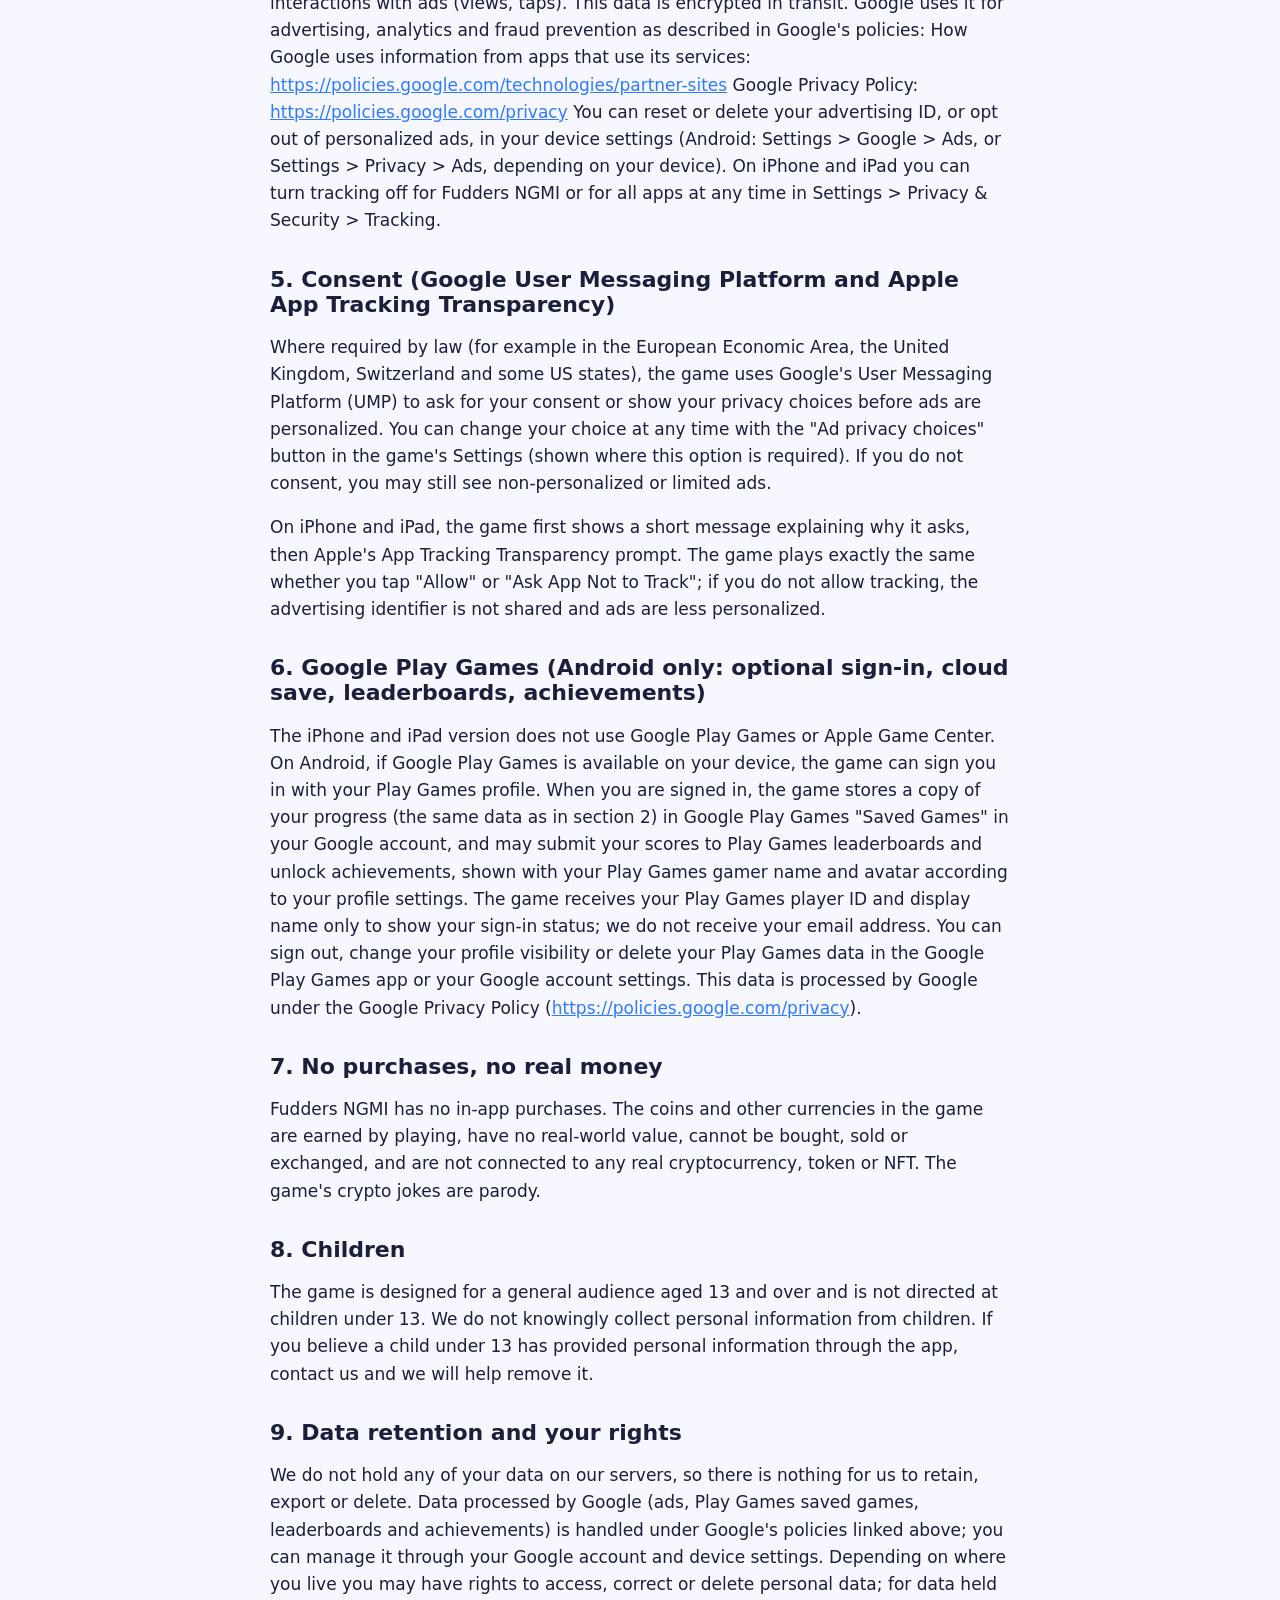
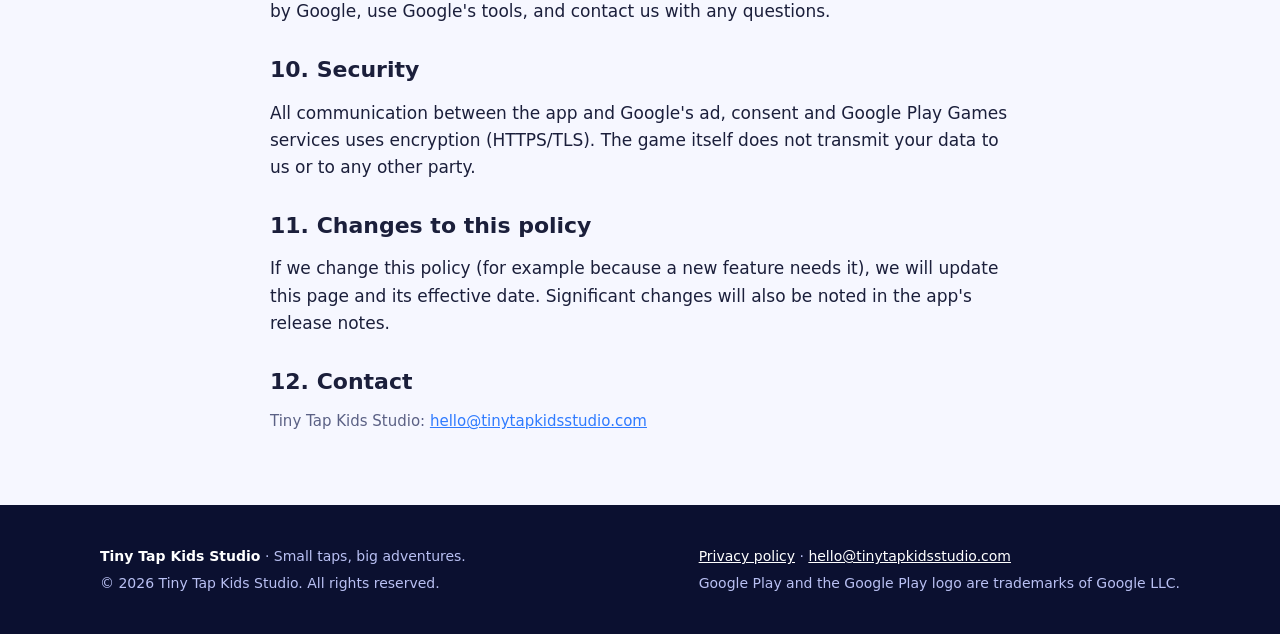
<file: privacy/fudders-ngmi/index.html>
<!doctype html>
<html lang="en">
<head>
<meta charset="utf-8">
<meta name="viewport" content="width=device-width, initial-scale=1">
<title>Fudders NGMI privacy policy · Tiny Tap Kids Studio</title>
<meta name="description" content="Privacy policy for the Fudders NGMI app by Tiny Tap Kids Studio.">
<link rel="canonical" href="https://tinytapkidsstudio.com/privacy/fudders-ngmi/">
<meta property="og:title" content="Fudders NGMI privacy policy · Tiny Tap Kids Studio">
<meta property="og:description" content="Privacy policy for the Fudders NGMI app by Tiny Tap Kids Studio.">
<meta property="og:type" content="website">
<meta property="og:url" content="https://tinytapkidsstudio.com/privacy/fudders-ngmi/">
<meta property="og:image" content="https://tinytapkidsstudio.com/img/social.jpg">
<meta name="twitter:card" content="summary_large_image">
<meta name="theme-color" content="#0b1030">
<link rel="icon" type="image/png" sizes="32x32" href="../../favicon-32.png">
<link rel="apple-touch-icon" href="../../favicon-180.png">
<link rel="stylesheet" href="../../css/site.css">
</head>
<body>
<a class="skip" href="#main">Skip to content</a>
<header class="site-header">
  <div class="wrap">
    <a class="brand" href="../../"><img src="../../favicon-180.png" alt="" width="40" height="40">Tiny Tap Kids Studio</a>
    <nav class="nav" aria-label="Main">
      <a href="../../#games">Games</a>
      <a href="../../#about">About</a>
      <a href="../../privacy/">Privacy</a>
      <a href="../../#contact">Contact</a>
    </nav>
  </div>
</header>
<main id="main">
<article class="doc">
  <p class="crumbs"><a href="../">← All privacy policies</a></p>
  <h1>Fudders NGMI privacy policy</h1>
<p class="meta">App: Fudders NGMI (Android package and iOS bundle ID com.tinytapkids.fuddersngmi, for Android, iPhone and iPad)<br>Developer: Tiny Tap Kids Studio<br>Website: <a href="https://tinytapkidsstudio.com">https://tinytapkidsstudio.com</a><br>Contact: <a href="mailto:hello@tinytapkidsstudio.com">hello@tinytapkidsstudio.com</a><br>Effective date: November 17, 2026</p>
<p class="meta">Short version: Fudders NGMI is a free game for a general audience (13+) that shows ads from Google AdMob. It has no in-app purchases and no real money of any kind. On Android you can optionally sign in with Google Play Games for cloud save, leaderboards and achievements; without it, and on iPhone and iPad, your progress stays only on your device. We (Tiny Tap Kids Studio) do not run any servers and do not collect, store or sell your personal information ourselves. Google (ads, and on Android game services) processes some data as described below.</p>
<h2>1. Who we are</h2>
<p>Fudders NGMI (&quot;the app&quot;, &quot;the game&quot;) is made by Tiny Tap Kids Studio (&quot;we&quot;, &quot;us&quot;). If you have questions about this policy or your data, contact us at <a href="mailto:hello@tinytapkidsstudio.com">hello@tinytapkidsstudio.com</a>.</p>
<h2>2. Information that stays on your device</h2>
<p>The game saves your progress (coins, upgrades, unlocked Fudders, best scores, missions, the Total Capitulation world and settings such as sound and graphics quality) on your device, in the app&#x27;s local storage. This data is never sent to us or to any server we operate (see section 6 for the optional Google Play Games cloud backup on Android). You can delete it at any time by clearing the app&#x27;s data in Android settings or by uninstalling the app (on Android, iPhone or iPad). Android&#x27;s own device backup may include this data in your Google account backup if you have device backup turned on, and on iPhone and iPad an iCloud Backup may include it if you have iCloud Backup turned on; those backups are controlled by you and Google or Apple.</p>
<h2>3. No accounts of our own, no personal information from you</h2>
<p>The game has no user accounts of its own, no chat and no user-generated content. The only sign-in is the optional Google Play Games sign-in on Android described in section 6; the iPhone and iPad version has no sign-in at all. We never ask for your name, email address, phone number, contacts, photos, precise location or any other personal information. The game does not use analytics or crash-reporting services of its own. It works offline.</p>
<h2>4. Advertising (Google AdMob)</h2>
<p>The game shows ads from Google AdMob: full-screen ads between some runs, and optional video ads you can choose to watch for a reward. To show, measure and protect ads, the Google Mobile Ads SDK in the app automatically collects and shares with Google: your device&#x27;s advertising ID and app set ID (Android), or on iPhone and iPad the identifier for vendors plus the advertising identifier (IDFA) only if you allow tracking in Apple&#x27;s prompt (see section 5), IP address (from which an approximate location is derived), information about the device and app (for example model, operating system version, app version, launch and performance diagnostics) and your interactions with ads (views, taps). This data is encrypted in transit. Google uses it for advertising, analytics and fraud prevention as described in Google&#x27;s policies: How Google uses information from apps that use its services: <a href="https://policies.google.com/technologies/partner-sites">https://policies.google.com/technologies/partner-sites</a> Google Privacy Policy: <a href="https://policies.google.com/privacy">https://policies.google.com/privacy</a> You can reset or delete your advertising ID, or opt out of personalized ads, in your device settings (Android: Settings &gt; Google &gt; Ads, or Settings &gt; Privacy &gt; Ads, depending on your device). On iPhone and iPad you can turn tracking off for Fudders NGMI or for all apps at any time in Settings &gt; Privacy &amp; Security &gt; Tracking.</p>
<h2>5. Consent (Google User Messaging Platform and Apple App Tracking Transparency)</h2>
<p>Where required by law (for example in the European Economic Area, the United Kingdom, Switzerland and some US states), the game uses Google&#x27;s User Messaging Platform (UMP) to ask for your consent or show your privacy choices before ads are personalized. You can change your choice at any time with the &quot;Ad privacy choices&quot; button in the game&#x27;s Settings (shown where this option is required). If you do not consent, you may still see non-personalized or limited ads.</p>
<p>On iPhone and iPad, the game first shows a short message explaining why it asks, then Apple&#x27;s App Tracking Transparency prompt. The game plays exactly the same whether you tap &quot;Allow&quot; or &quot;Ask App Not to Track&quot;; if you do not allow tracking, the advertising identifier is not shared and ads are less personalized.</p>
<h2>6. Google Play Games (Android only: optional sign-in, cloud save, leaderboards, achievements)</h2>
<p>The iPhone and iPad version does not use Google Play Games or Apple Game Center. On Android, if Google Play Games is available on your device, the game can sign you in with your Play Games profile. When you are signed in, the game stores a copy of your progress (the same data as in section 2) in Google Play Games &quot;Saved Games&quot; in your Google account, and may submit your scores to Play Games leaderboards and unlock achievements, shown with your Play Games gamer name and avatar according to your profile settings. The game receives your Play Games player ID and display name only to show your sign-in status; we do not receive your email address. You can sign out, change your profile visibility or delete your Play Games data in the Google Play Games app or your Google account settings. This data is processed by Google under the Google Privacy Policy (<a href="https://policies.google.com/privacy">https://policies.google.com/privacy</a>).</p>
<h2>7. No purchases, no real money</h2>
<p>Fudders NGMI has no in-app purchases. The coins and other currencies in the game are earned by playing, have no real-world value, cannot be bought, sold or exchanged, and are not connected to any real cryptocurrency, token or NFT. The game&#x27;s crypto jokes are parody.</p>
<h2>8. Children</h2>
<p>The game is designed for a general audience aged 13 and over and is not directed at children under 13. We do not knowingly collect personal information from children. If you believe a child under 13 has provided personal information through the app, contact us and we will help remove it.</p>
<h2>9. Data retention and your rights</h2>
<p>We do not hold any of your data on our servers, so there is nothing for us to retain, export or delete. Data processed by Google (ads, Play Games saved games, leaderboards and achievements) is handled under Google&#x27;s policies linked above; you can manage it through your Google account and device settings. Depending on where you live you may have rights to access, correct or delete personal data; for data held by Google, use Google&#x27;s tools, and contact us with any questions.</p>
<h2>10. Security</h2>
<p>All communication between the app and Google&#x27;s ad, consent and Google Play Games services uses encryption (HTTPS/TLS). The game itself does not transmit your data to us or to any other party.</p>
<h2>11. Changes to this policy</h2>
<p>If we change this policy (for example because a new feature needs it), we will update this page and its effective date. Significant changes will also be noted in the app&#x27;s release notes.</p>
<h2>12. Contact</h2>
<p class="meta">Tiny Tap Kids Studio: <a href="mailto:hello@tinytapkidsstudio.com">hello@tinytapkidsstudio.com</a></p>
</article>
</main>
<footer class="site-footer">
  <div class="wrap">
    <div>
      <p><strong style="color:#fff">Tiny Tap Kids Studio</strong> · Small taps, big adventures.</p>
      <p>© 2026 Tiny Tap Kids Studio. All rights reserved.</p>
    </div>
    <div>
      <p><a href="../../privacy/">Privacy policy</a> · <a href="mailto:hello@tinytapkidsstudio.com">hello@tinytapkidsstudio.com</a></p>
      <p>Google Play and the Google Play logo are trademarks of Google LLC.</p>
    </div>
  </div>
</footer>
</body>
</html>
</file>
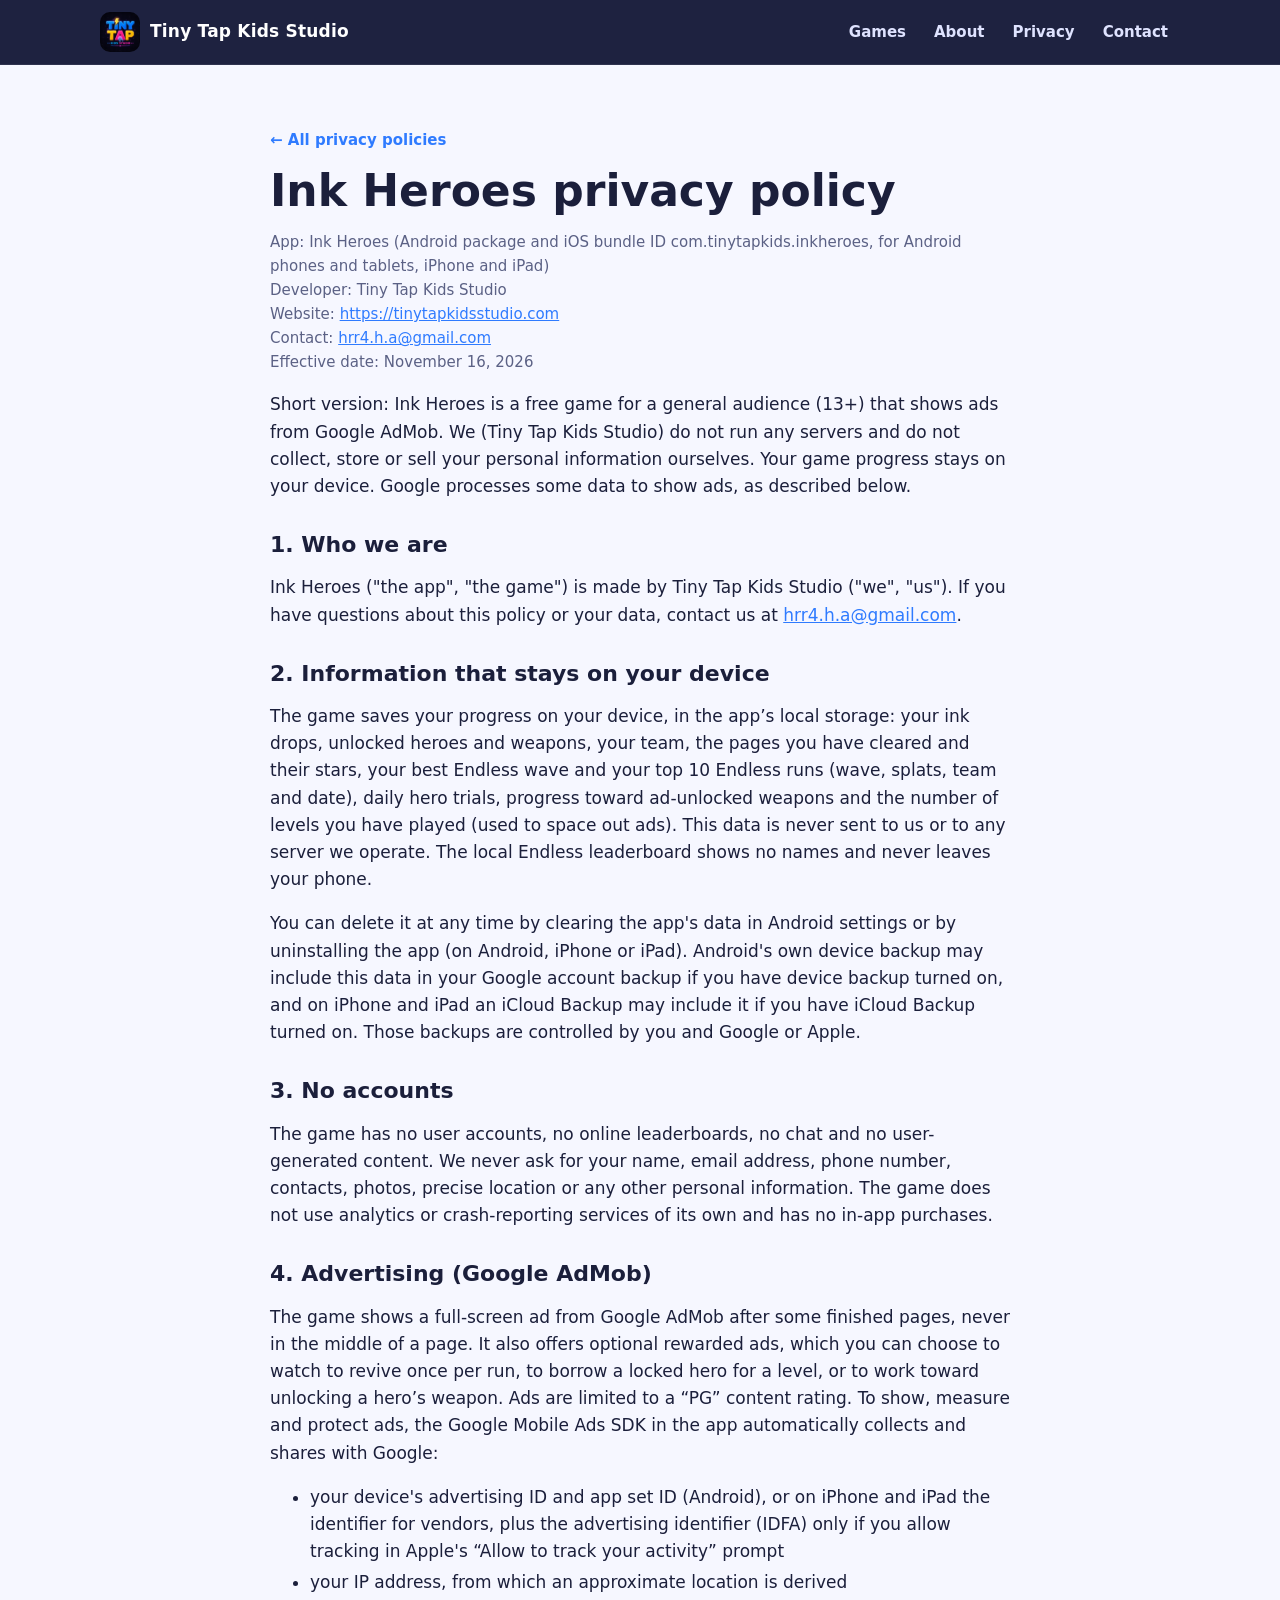
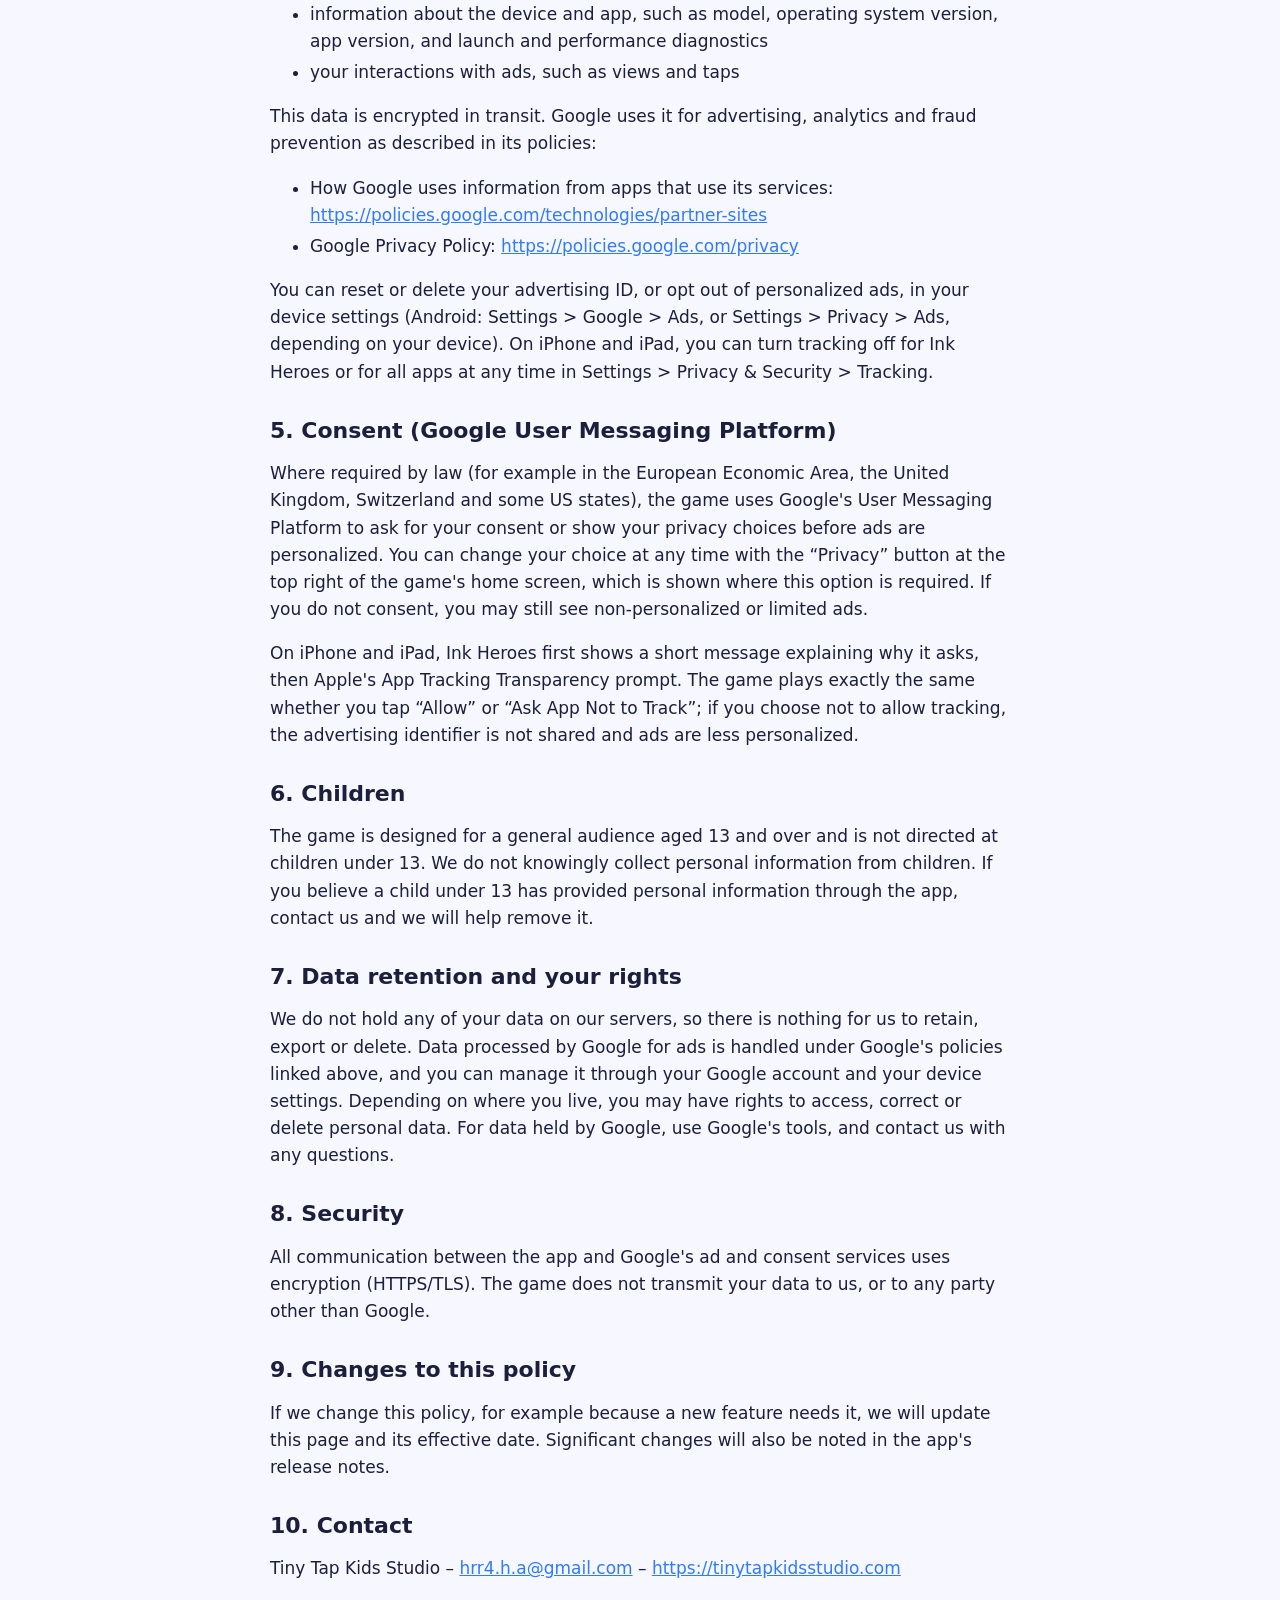
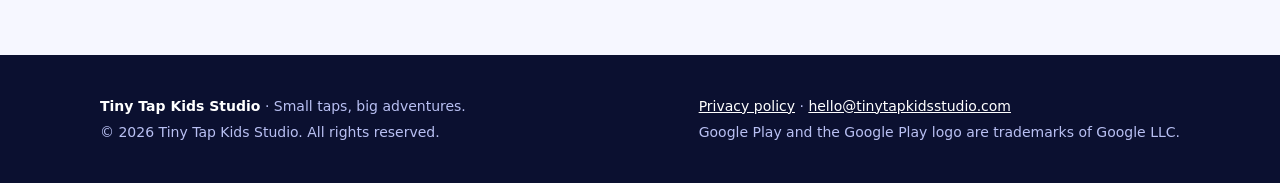
<file: privacy/ink-heroes/index.html>
<!doctype html>
<html lang="en">
<head>
<meta charset="utf-8">
<meta name="viewport" content="width=device-width, initial-scale=1">
<title>Ink Heroes privacy policy · Tiny Tap Kids Studio</title>
<meta name="description" content="Privacy policy for the Ink Heroes app for Android, iPhone and iPad by Tiny Tap Kids Studio.">
<link rel="canonical" href="https://tinytapkidsstudio.com/privacy/ink-heroes/">
<meta property="og:title" content="Ink Heroes privacy policy · Tiny Tap Kids Studio">
<meta property="og:description" content="Privacy policy for the Ink Heroes app for Android, iPhone and iPad by Tiny Tap Kids Studio.">
<meta property="og:type" content="website">
<meta property="og:url" content="https://tinytapkidsstudio.com/privacy/ink-heroes/">
<meta property="og:image" content="https://tinytapkidsstudio.com/img/social.jpg">
<meta name="twitter:card" content="summary_large_image">
<meta name="theme-color" content="#0b1030">
<link rel="icon" type="image/png" sizes="32x32" href="../../favicon-32.png">
<link rel="apple-touch-icon" href="../../favicon-180.png">
<link rel="stylesheet" href="../../css/site.css">
</head>
<body>
<a class="skip" href="#main">Skip to content</a>
<header class="site-header">
  <div class="wrap">
    <a class="brand" href="../../"><img src="../../favicon-180.png" alt="" width="40" height="40">Tiny Tap Kids Studio</a>
    <nav class="nav" aria-label="Main">
      <a href="../../#games">Games</a>
      <a href="../../#about">About</a>
      <a href="../../privacy/">Privacy</a>
      <a href="../../#contact">Contact</a>
    </nav>
  </div>
</header>
<main id="main">
<article class="doc">
  <p class="crumbs"><a href="../">← All privacy policies</a></p>
  <h1>Ink Heroes privacy policy</h1>
<p class="meta">App: Ink Heroes (Android package and iOS bundle ID com.tinytapkids.inkheroes, for Android phones and tablets, iPhone and iPad)<br>Developer: Tiny Tap Kids Studio<br>Website: <a href="https://tinytapkidsstudio.com">https://tinytapkidsstudio.com</a><br>Contact: <a href="mailto:hrr4.h.a@gmail.com">hrr4.h.a@gmail.com</a><br>Effective date: November 16, 2026</p>
<p>Short version: Ink Heroes is a free game for a general audience (13+) that shows ads from Google AdMob. We (Tiny Tap Kids Studio) do not run any servers and do not collect, store or sell your personal information ourselves. Your game progress stays on your device. Google processes some data to show ads, as described below.</p>
<h2>1. Who we are</h2>
<p>Ink Heroes ("the app", "the game") is made by Tiny Tap Kids Studio ("we", "us"). If you have questions about this policy or your data, contact us at <a href="mailto:hrr4.h.a@gmail.com">hrr4.h.a@gmail.com</a>.</p>
<h2>2. Information that stays on your device</h2>
<p>The game saves your progress on your device, in the app’s local storage: your ink drops, unlocked heroes and weapons, your team, the pages you have cleared and their stars, your best Endless wave and your top 10 Endless runs (wave, splats, team and date), daily hero trials, progress toward ad-unlocked weapons and the number of levels you have played (used to space out ads). This data is never sent to us or to any server we operate. The local Endless leaderboard shows no names and never leaves your phone.</p>
<p>You can delete it at any time by clearing the app's data in Android settings or by uninstalling the app (on Android, iPhone or iPad). Android's own device backup may include this data in your Google account backup if you have device backup turned on, and on iPhone and iPad an iCloud Backup may include it if you have iCloud Backup turned on. Those backups are controlled by you and Google or Apple.</p>
<h2>3. No accounts</h2>
<p>The game has no user accounts, no online leaderboards, no chat and no user-generated content. We never ask for your name, email address, phone number, contacts, photos, precise location or any other personal information. The game does not use analytics or crash-reporting services of its own and has no in-app purchases.</p>
<h2>4. Advertising (Google AdMob)</h2>
<p>The game shows a full-screen ad from Google AdMob after some finished pages, never in the middle of a page. It also offers optional rewarded ads, which you can choose to watch to revive once per run, to borrow a locked hero for a level, or to work toward unlocking a hero’s weapon. Ads are limited to a “PG” content rating. To show, measure and protect ads, the Google Mobile Ads SDK in the app automatically collects and shares with Google:</p>
<ul><li>your device's advertising ID and app set ID (Android), or on iPhone and iPad the identifier for vendors, plus the advertising identifier (IDFA) only if you allow tracking in Apple's “Allow to track your activity” prompt</li><li>your IP address, from which an approximate location is derived</li><li>information about the device and app, such as model, operating system version, app version, and launch and performance diagnostics</li><li>your interactions with ads, such as views and taps</li></ul>
<p>This data is encrypted in transit. Google uses it for advertising, analytics and fraud prevention as described in its policies:</p>
<ul><li>How Google uses information from apps that use its services: <a href="https://policies.google.com/technologies/partner-sites">https://policies.google.com/technologies/partner-sites</a></li><li>Google Privacy Policy: <a href="https://policies.google.com/privacy">https://policies.google.com/privacy</a></li></ul>
<p>You can reset or delete your advertising ID, or opt out of personalized ads, in your device settings (Android: Settings &gt; Google &gt; Ads, or Settings &gt; Privacy &gt; Ads, depending on your device). On iPhone and iPad, you can turn tracking off for Ink Heroes or for all apps at any time in Settings &gt; Privacy &amp; Security &gt; Tracking.</p>
<h2>5. Consent (Google User Messaging Platform)</h2>
<p>Where required by law (for example in the European Economic Area, the United Kingdom, Switzerland and some US states), the game uses Google's User Messaging Platform to ask for your consent or show your privacy choices before ads are personalized. You can change your choice at any time with the “Privacy” button at the top right of the game's home screen, which is shown where this option is required. If you do not consent, you may still see non-personalized or limited ads.</p>
<p>On iPhone and iPad, Ink Heroes first shows a short message explaining why it asks, then Apple's App Tracking Transparency prompt. The game plays exactly the same whether you tap “Allow” or “Ask App Not to Track”; if you choose not to allow tracking, the advertising identifier is not shared and ads are less personalized.</p>
<h2>6. Children</h2>
<p>The game is designed for a general audience aged 13 and over and is not directed at children under 13. We do not knowingly collect personal information from children. If you believe a child under 13 has provided personal information through the app, contact us and we will help remove it.</p>
<h2>7. Data retention and your rights</h2>
<p>We do not hold any of your data on our servers, so there is nothing for us to retain, export or delete. Data processed by Google for ads is handled under Google's policies linked above, and you can manage it through your Google account and your device settings. Depending on where you live, you may have rights to access, correct or delete personal data. For data held by Google, use Google's tools, and contact us with any questions.</p>
<h2>8. Security</h2>
<p>All communication between the app and Google's ad and consent services uses encryption (HTTPS/TLS). The game does not transmit your data to us, or to any party other than Google.</p>
<h2>9. Changes to this policy</h2>
<p>If we change this policy, for example because a new feature needs it, we will update this page and its effective date. Significant changes will also be noted in the app's release notes.</p>
<h2>10. Contact</h2>
<p>Tiny Tap Kids Studio – <a href="mailto:hrr4.h.a@gmail.com">hrr4.h.a@gmail.com</a> – <a href="https://tinytapkidsstudio.com">https://tinytapkidsstudio.com</a></p>
</article>
</main>
<footer class="site-footer">
  <div class="wrap">
    <div>
      <p><strong style="color:#fff">Tiny Tap Kids Studio</strong> · Small taps, big adventures.</p>
      <p>© 2026 Tiny Tap Kids Studio. All rights reserved.</p>
    </div>
    <div>
      <p><a href="../../privacy/">Privacy policy</a> · <a href="mailto:hello@tinytapkidsstudio.com">hello@tinytapkidsstudio.com</a></p>
      <p>Google Play and the Google Play logo are trademarks of Google LLC.</p>
    </div>
  </div>
</footer>
</body>
</html>
</file>
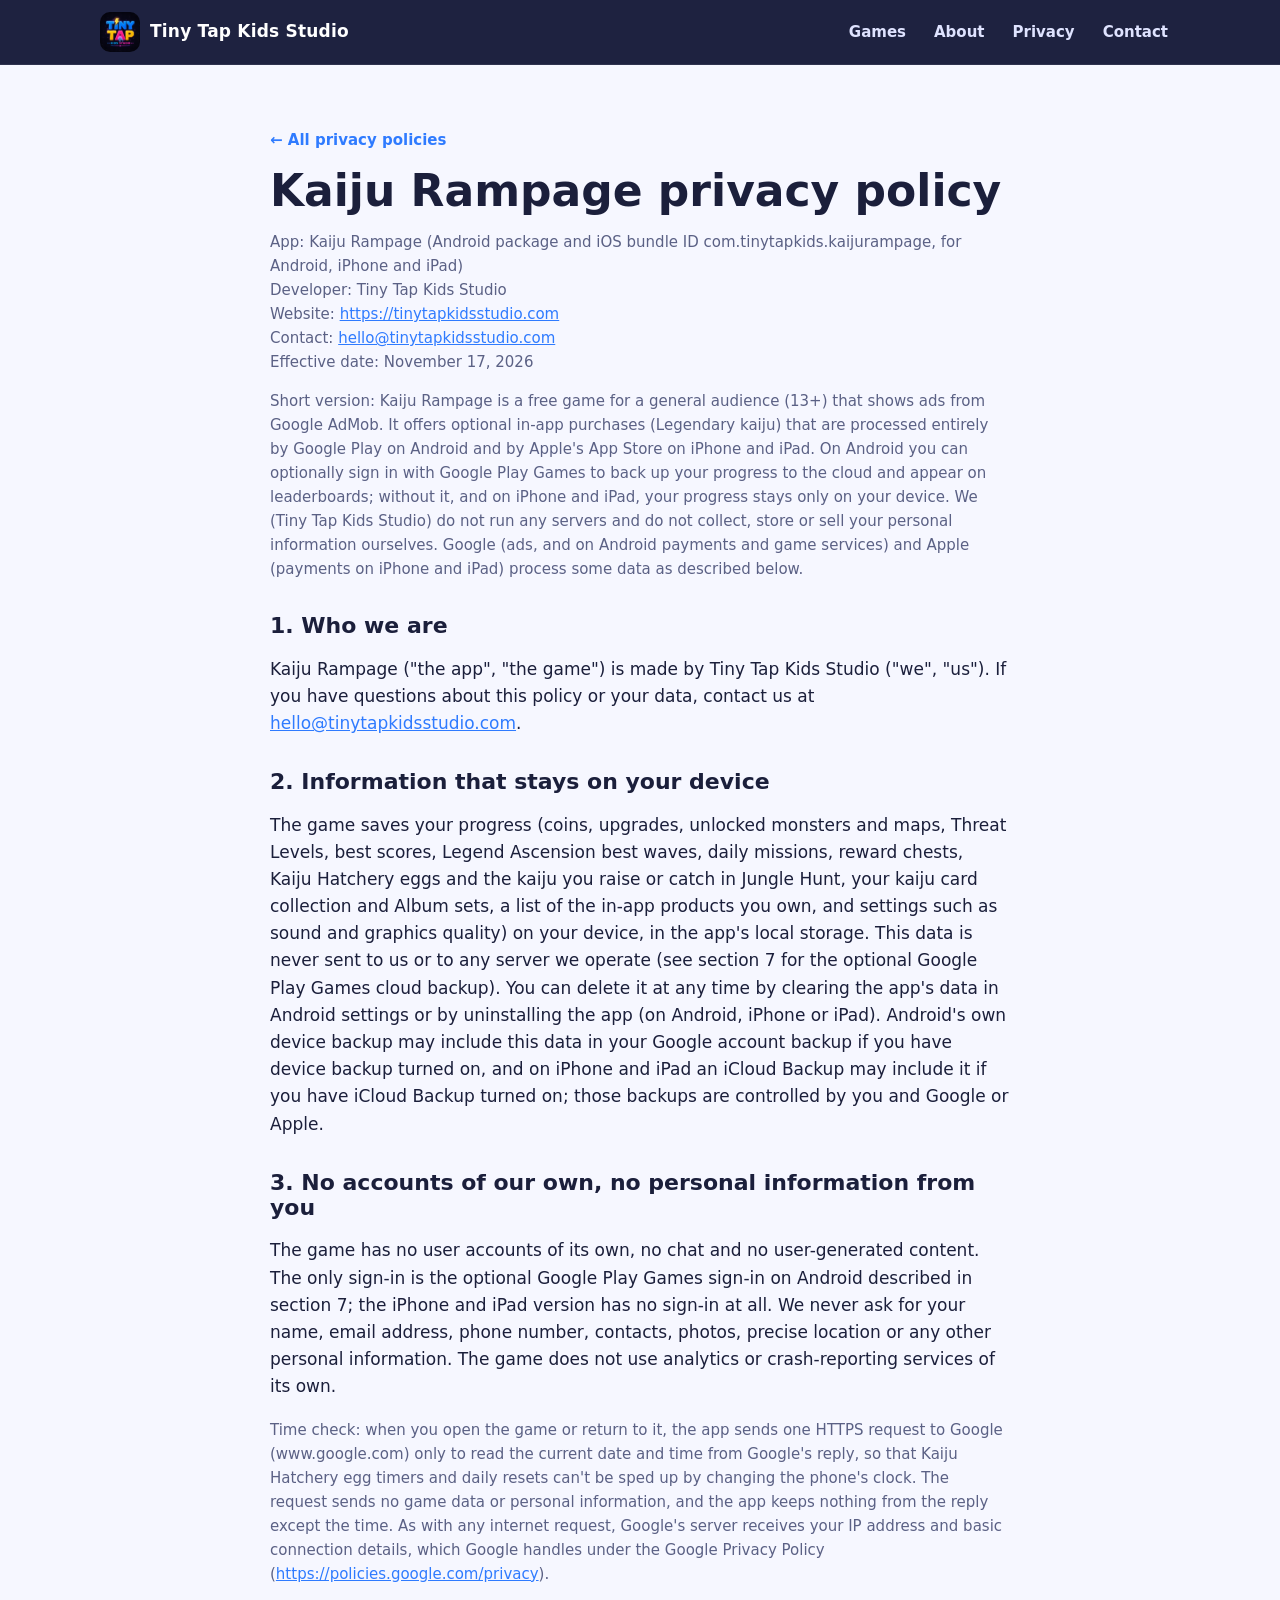
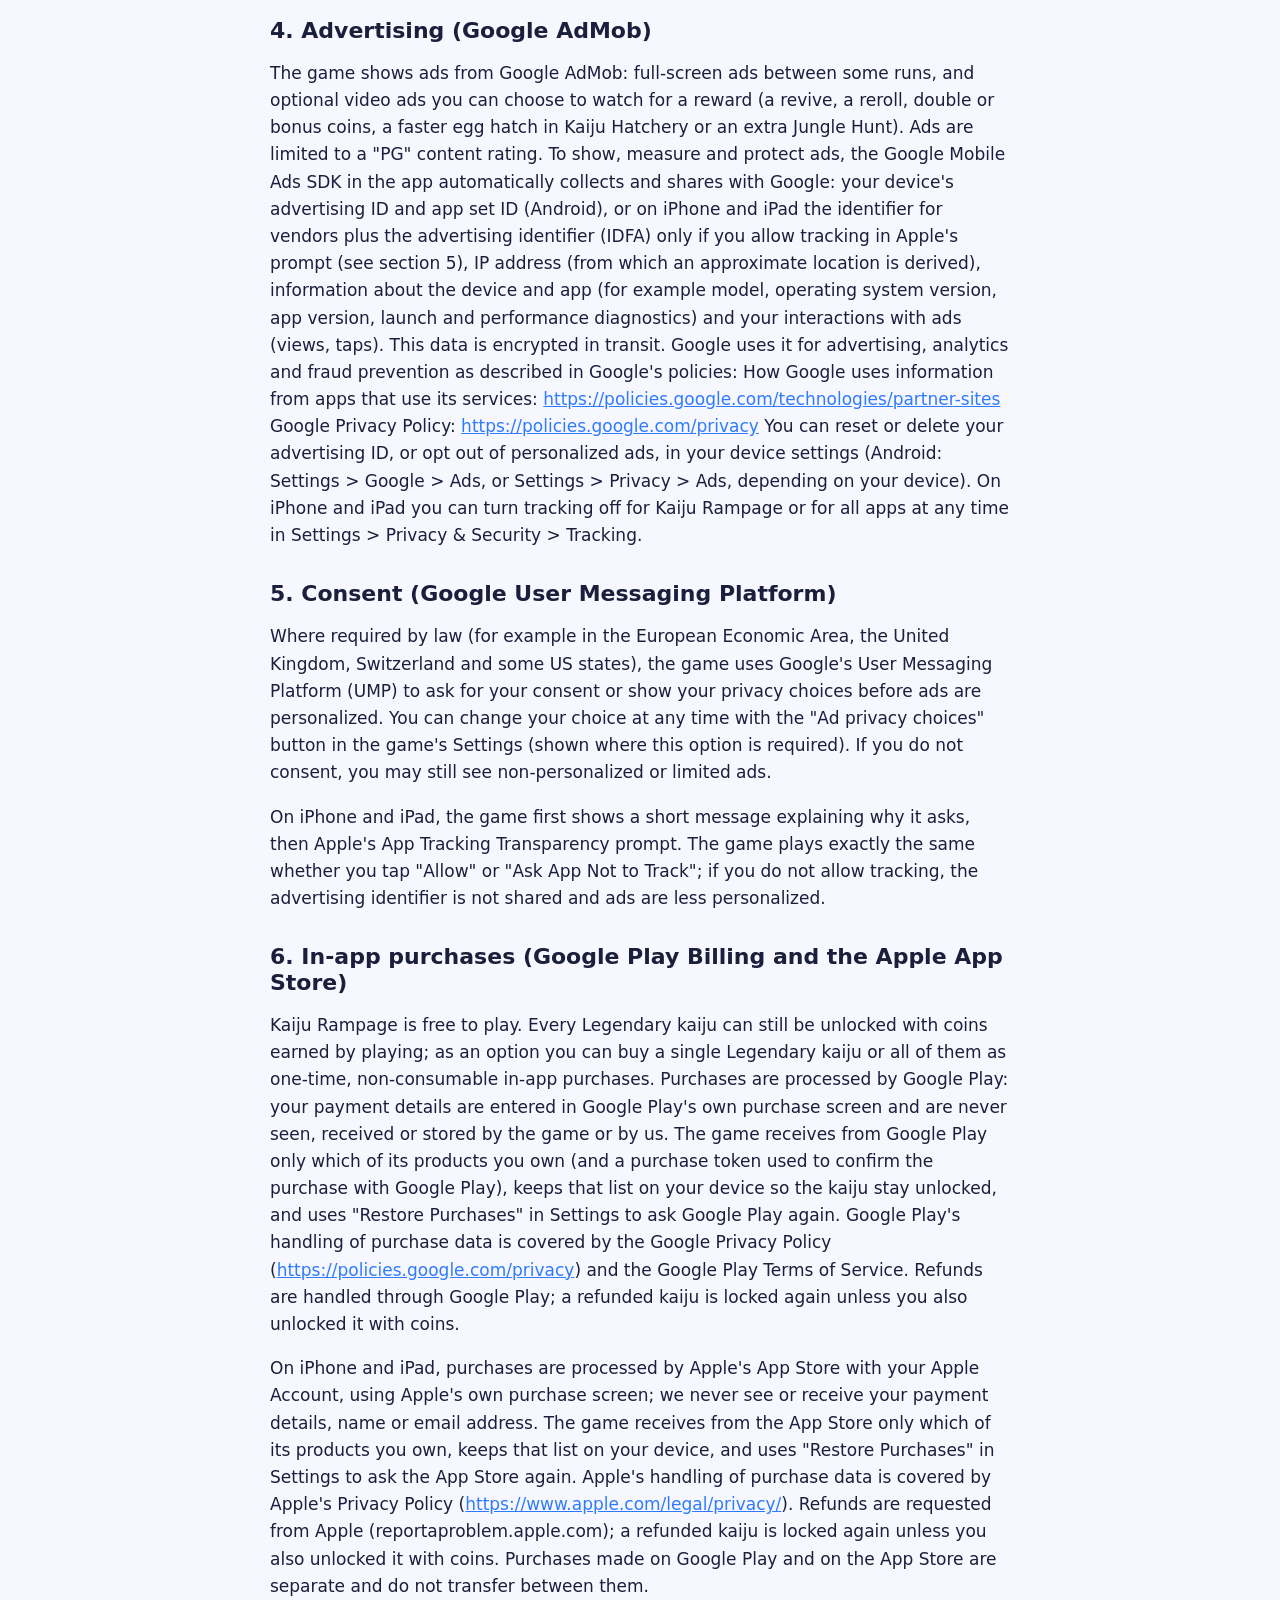
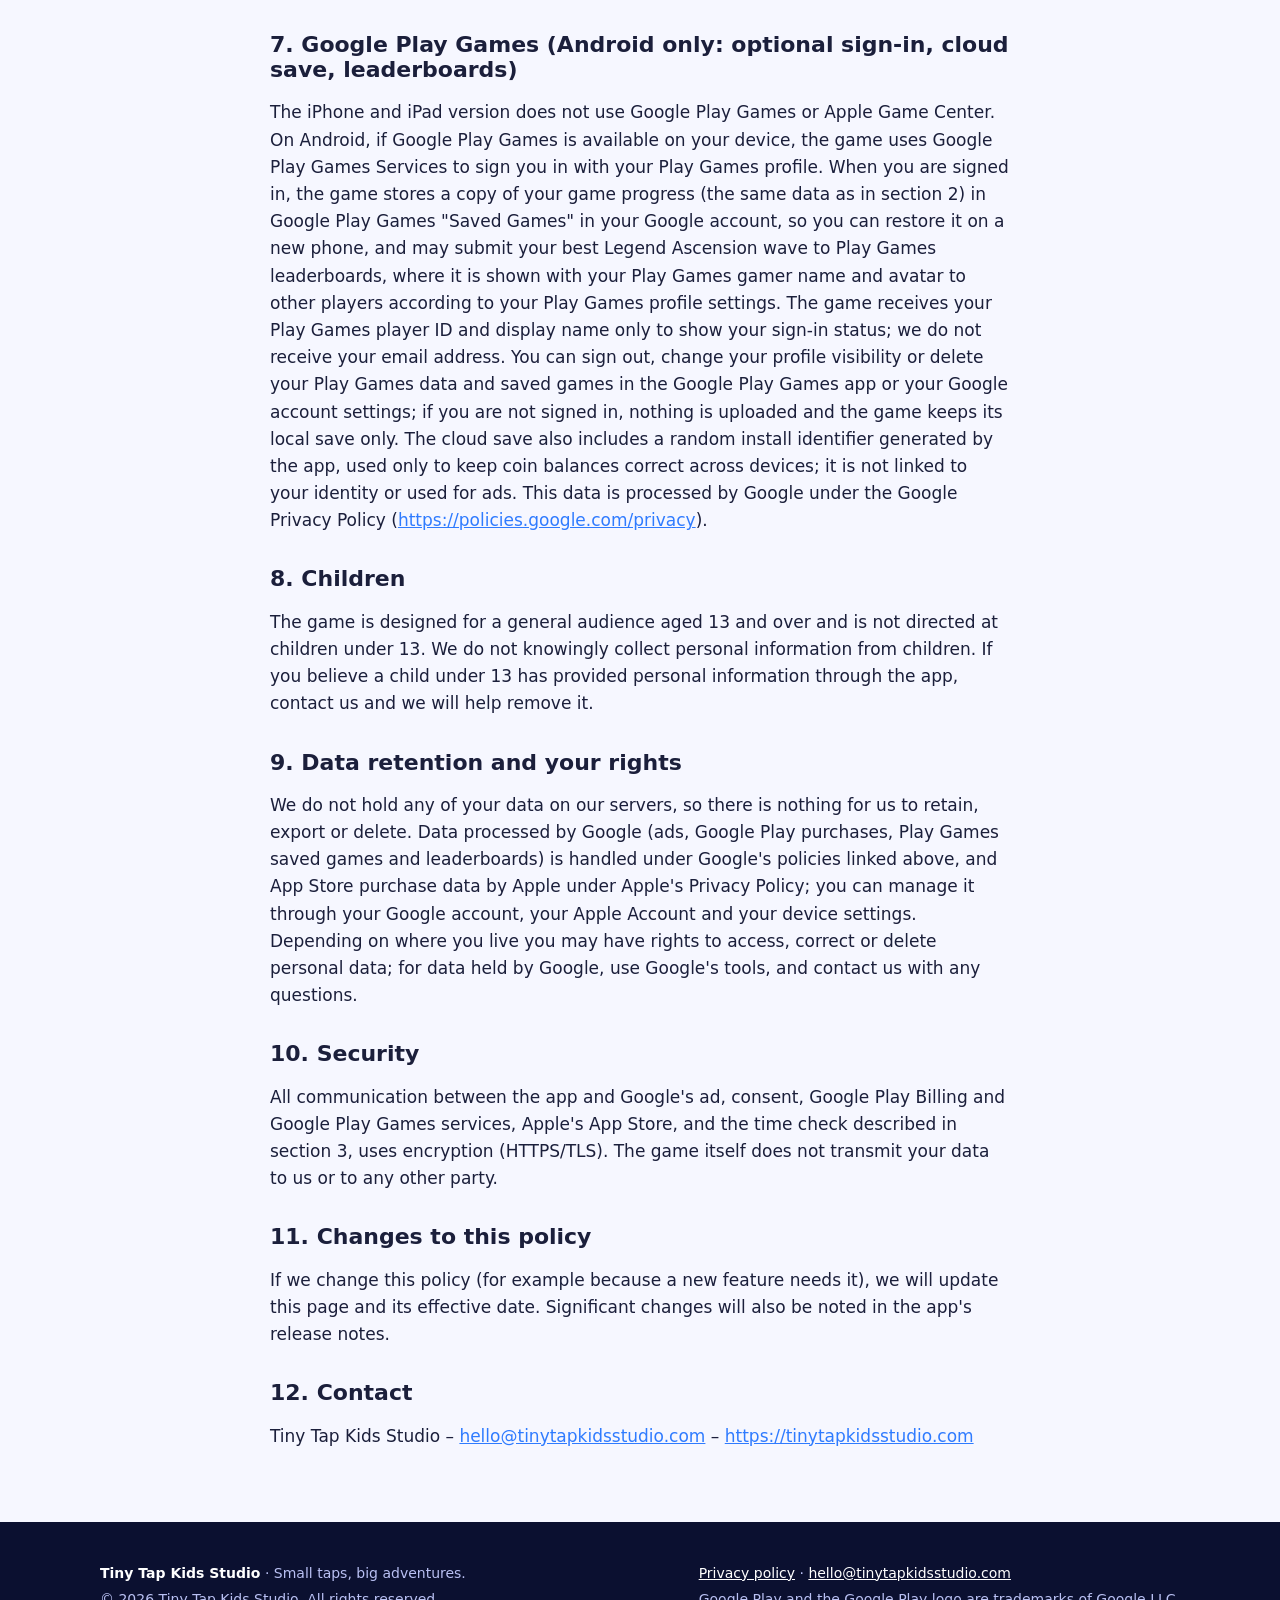
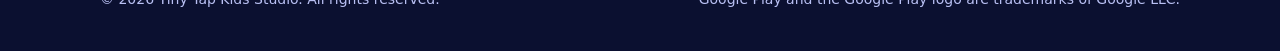
<file: privacy/kaiju-rampage/index.html>
<!doctype html>
<html lang="en">
<head>
<meta charset="utf-8">
<meta name="viewport" content="width=device-width, initial-scale=1">
<title>Kaiju Rampage privacy policy · Tiny Tap Kids Studio</title>
<meta name="description" content="Privacy policy for the Kaiju Rampage Android app by Tiny Tap Kids Studio.">
<link rel="canonical" href="https://tinytapkidsstudio.com/privacy/kaiju-rampage/">
<meta property="og:title" content="Kaiju Rampage privacy policy · Tiny Tap Kids Studio">
<meta property="og:description" content="Privacy policy for the Kaiju Rampage Android app by Tiny Tap Kids Studio.">
<meta property="og:type" content="website">
<meta property="og:url" content="https://tinytapkidsstudio.com/privacy/kaiju-rampage/">
<meta property="og:image" content="https://tinytapkidsstudio.com/img/social.jpg">
<meta name="twitter:card" content="summary_large_image">
<meta name="theme-color" content="#0b1030">
<link rel="icon" type="image/png" sizes="32x32" href="../../favicon-32.png">
<link rel="apple-touch-icon" href="../../favicon-180.png">
<link rel="stylesheet" href="../../css/site.css">
</head>
<body>
<a class="skip" href="#main">Skip to content</a>
<header class="site-header">
  <div class="wrap">
    <a class="brand" href="../../"><img src="../../favicon-180.png" alt="" width="40" height="40">Tiny Tap Kids Studio</a>
    <nav class="nav" aria-label="Main">
      <a href="../../#games">Games</a>
      <a href="../../#about">About</a>
      <a href="../../privacy/">Privacy</a>
      <a href="../../#contact">Contact</a>
    </nav>
  </div>
</header>
<main id="main">
<article class="doc">
  <p class="crumbs"><a href="../">← All privacy policies</a></p>
  <h1>Kaiju Rampage privacy policy</h1>
<p class="meta">App: Kaiju Rampage (Android package and iOS bundle ID com.tinytapkids.kaijurampage, for Android, iPhone and iPad)<br>Developer: Tiny Tap Kids Studio<br>Website: <a href="https://tinytapkidsstudio.com">https://tinytapkidsstudio.com</a><br>Contact: <a href="mailto:hello@tinytapkidsstudio.com">hello@tinytapkidsstudio.com</a><br>Effective date: November 17, 2026</p>
<p class="meta">Short version: Kaiju Rampage is a free game for a general audience (13+) that shows ads from Google AdMob. It offers optional in-app purchases (Legendary kaiju) that are processed entirely by Google Play on Android and by Apple&#x27;s App Store on iPhone and iPad. On Android you can optionally sign in with Google Play Games to back up your progress to the cloud and appear on leaderboards; without it, and on iPhone and iPad, your progress stays only on your device. We (Tiny Tap Kids Studio) do not run any servers and do not collect, store or sell your personal information ourselves. Google (ads, and on Android payments and game services) and Apple (payments on iPhone and iPad) process some data as described below.</p>
<h2>1. Who we are</h2>
<p>Kaiju Rampage (&quot;the app&quot;, &quot;the game&quot;) is made by Tiny Tap Kids Studio (&quot;we&quot;, &quot;us&quot;). If you have questions about this policy or your data, contact us at <a href="mailto:hello@tinytapkidsstudio.com">hello@tinytapkidsstudio.com</a>.</p>
<h2>2. Information that stays on your device</h2>
<p>The game saves your progress (coins, upgrades, unlocked monsters and maps, Threat Levels, best scores, Legend Ascension best waves, daily missions, reward chests, Kaiju Hatchery eggs and the kaiju you raise or catch in Jungle Hunt, your kaiju card collection and Album sets, a list of the in-app products you own, and settings such as sound and graphics quality) on your device, in the app&#x27;s local storage. This data is never sent to us or to any server we operate (see section 7 for the optional Google Play Games cloud backup). You can delete it at any time by clearing the app&#x27;s data in Android settings or by uninstalling the app (on Android, iPhone or iPad). Android&#x27;s own device backup may include this data in your Google account backup if you have device backup turned on, and on iPhone and iPad an iCloud Backup may include it if you have iCloud Backup turned on; those backups are controlled by you and Google or Apple.</p>
<h2>3. No accounts of our own, no personal information from you</h2>
<p>The game has no user accounts of its own, no chat and no user-generated content. The only sign-in is the optional Google Play Games sign-in on Android described in section 7; the iPhone and iPad version has no sign-in at all. We never ask for your name, email address, phone number, contacts, photos, precise location or any other personal information. The game does not use analytics or crash-reporting services of its own.</p>
<p class="meta">Time check: when you open the game or return to it, the app sends one HTTPS request to Google (www.google.com) only to read the current date and time from Google&#x27;s reply, so that Kaiju Hatchery egg timers and daily resets can&#x27;t be sped up by changing the phone&#x27;s clock. The request sends no game data or personal information, and the app keeps nothing from the reply except the time. As with any internet request, Google&#x27;s server receives your IP address and basic connection details, which Google handles under the Google Privacy Policy (<a href="https://policies.google.com/privacy">https://policies.google.com/privacy</a>).</p>
<h2>4. Advertising (Google AdMob)</h2>
<p>The game shows ads from Google AdMob: full-screen ads between some runs, and optional video ads you can choose to watch for a reward (a revive, a reroll, double or bonus coins, a faster egg hatch in Kaiju Hatchery or an extra Jungle Hunt). Ads are limited to a &quot;PG&quot; content rating. To show, measure and protect ads, the Google Mobile Ads SDK in the app automatically collects and shares with Google: your device&#x27;s advertising ID and app set ID (Android), or on iPhone and iPad the identifier for vendors plus the advertising identifier (IDFA) only if you allow tracking in Apple&#x27;s prompt (see section 5), IP address (from which an approximate location is derived), information about the device and app (for example model, operating system version, app version, launch and performance diagnostics) and your interactions with ads (views, taps). This data is encrypted in transit. Google uses it for advertising, analytics and fraud prevention as described in Google&#x27;s policies: How Google uses information from apps that use its services: <a href="https://policies.google.com/technologies/partner-sites">https://policies.google.com/technologies/partner-sites</a> Google Privacy Policy: <a href="https://policies.google.com/privacy">https://policies.google.com/privacy</a> You can reset or delete your advertising ID, or opt out of personalized ads, in your device settings (Android: Settings &gt; Google &gt; Ads, or Settings &gt; Privacy &gt; Ads, depending on your device). On iPhone and iPad you can turn tracking off for Kaiju Rampage or for all apps at any time in Settings &gt; Privacy &amp; Security &gt; Tracking.</p>
<h2>5. Consent (Google User Messaging Platform)</h2>
<p>Where required by law (for example in the European Economic Area, the United Kingdom, Switzerland and some US states), the game uses Google&#x27;s User Messaging Platform (UMP) to ask for your consent or show your privacy choices before ads are personalized. You can change your choice at any time with the &quot;Ad privacy choices&quot; button in the game&#x27;s Settings (shown where this option is required). If you do not consent, you may still see non-personalized or limited ads.</p>
<p>On iPhone and iPad, the game first shows a short message explaining why it asks, then Apple&#x27;s App Tracking Transparency prompt. The game plays exactly the same whether you tap &quot;Allow&quot; or &quot;Ask App Not to Track&quot;; if you do not allow tracking, the advertising identifier is not shared and ads are less personalized.</p>
<h2>6. In-app purchases (Google Play Billing and the Apple App Store)</h2>
<p>Kaiju Rampage is free to play. Every Legendary kaiju can still be unlocked with coins earned by playing; as an option you can buy a single Legendary kaiju or all of them as one-time, non-consumable in-app purchases. Purchases are processed by Google Play: your payment details are entered in Google Play&#x27;s own purchase screen and are never seen, received or stored by the game or by us. The game receives from Google Play only which of its products you own (and a purchase token used to confirm the purchase with Google Play), keeps that list on your device so the kaiju stay unlocked, and uses &quot;Restore Purchases&quot; in Settings to ask Google Play again. Google Play&#x27;s handling of purchase data is covered by the Google Privacy Policy (<a href="https://policies.google.com/privacy">https://policies.google.com/privacy</a>) and the Google Play Terms of Service. Refunds are handled through Google Play; a refunded kaiju is locked again unless you also unlocked it with coins.</p>
<p>On iPhone and iPad, purchases are processed by Apple&#x27;s App Store with your Apple Account, using Apple&#x27;s own purchase screen; we never see or receive your payment details, name or email address. The game receives from the App Store only which of its products you own, keeps that list on your device, and uses &quot;Restore Purchases&quot; in Settings to ask the App Store again. Apple&#x27;s handling of purchase data is covered by Apple&#x27;s Privacy Policy (<a href="https://www.apple.com/legal/privacy/">https://www.apple.com/legal/privacy/</a>). Refunds are requested from Apple (reportaproblem.apple.com); a refunded kaiju is locked again unless you also unlocked it with coins. Purchases made on Google Play and on the App Store are separate and do not transfer between them.</p>
<h2>7. Google Play Games (Android only: optional sign-in, cloud save, leaderboards)</h2>
<p>The iPhone and iPad version does not use Google Play Games or Apple Game Center. On Android, if Google Play Games is available on your device, the game uses Google Play Games Services to sign you in with your Play Games profile. When you are signed in, the game stores a copy of your game progress (the same data as in section 2) in Google Play Games &quot;Saved Games&quot; in your Google account, so you can restore it on a new phone, and may submit your best Legend Ascension wave to Play Games leaderboards, where it is shown with your Play Games gamer name and avatar to other players according to your Play Games profile settings. The game receives your Play Games player ID and display name only to show your sign-in status; we do not receive your email address. You can sign out, change your profile visibility or delete your Play Games data and saved games in the Google Play Games app or your Google account settings; if you are not signed in, nothing is uploaded and the game keeps its local save only. The cloud save also includes a random install identifier generated by the app, used only to keep coin balances correct across devices; it is not linked to your identity or used for ads. This data is processed by Google under the Google Privacy Policy (<a href="https://policies.google.com/privacy">https://policies.google.com/privacy</a>).</p>
<h2>8. Children</h2>
<p>The game is designed for a general audience aged 13 and over and is not directed at children under 13. We do not knowingly collect personal information from children. If you believe a child under 13 has provided personal information through the app, contact us and we will help remove it.</p>
<h2>9. Data retention and your rights</h2>
<p>We do not hold any of your data on our servers, so there is nothing for us to retain, export or delete. Data processed by Google (ads, Google Play purchases, Play Games saved games and leaderboards) is handled under Google&#x27;s policies linked above, and App Store purchase data by Apple under Apple&#x27;s Privacy Policy; you can manage it through your Google account, your Apple Account and your device settings. Depending on where you live you may have rights to access, correct or delete personal data; for data held by Google, use Google&#x27;s tools, and contact us with any questions.</p>
<h2>10. Security</h2>
<p>All communication between the app and Google&#x27;s ad, consent, Google Play Billing and Google Play Games services, Apple&#x27;s App Store, and the time check described in section 3, uses encryption (HTTPS/TLS). The game itself does not transmit your data to us or to any other party.</p>
<h2>11. Changes to this policy</h2>
<p>If we change this policy (for example because a new feature needs it), we will update this page and its effective date. Significant changes will also be noted in the app&#x27;s release notes.</p>
<h2>12. Contact</h2>
<p>Tiny Tap Kids Studio – <a href="mailto:hello@tinytapkidsstudio.com">hello@tinytapkidsstudio.com</a> – <a href="https://tinytapkidsstudio.com">https://tinytapkidsstudio.com</a></p>
</article>
</main>
<footer class="site-footer">
  <div class="wrap">
    <div>
      <p><strong style="color:#fff">Tiny Tap Kids Studio</strong> · Small taps, big adventures.</p>
      <p>© 2026 Tiny Tap Kids Studio. All rights reserved.</p>
    </div>
    <div>
      <p><a href="../../privacy/">Privacy policy</a> · <a href="mailto:hello@tinytapkidsstudio.com">hello@tinytapkidsstudio.com</a></p>
      <p>Google Play and the Google Play logo are trademarks of Google LLC.</p>
    </div>
  </div>
</footer>
</body>
</html>
</file>
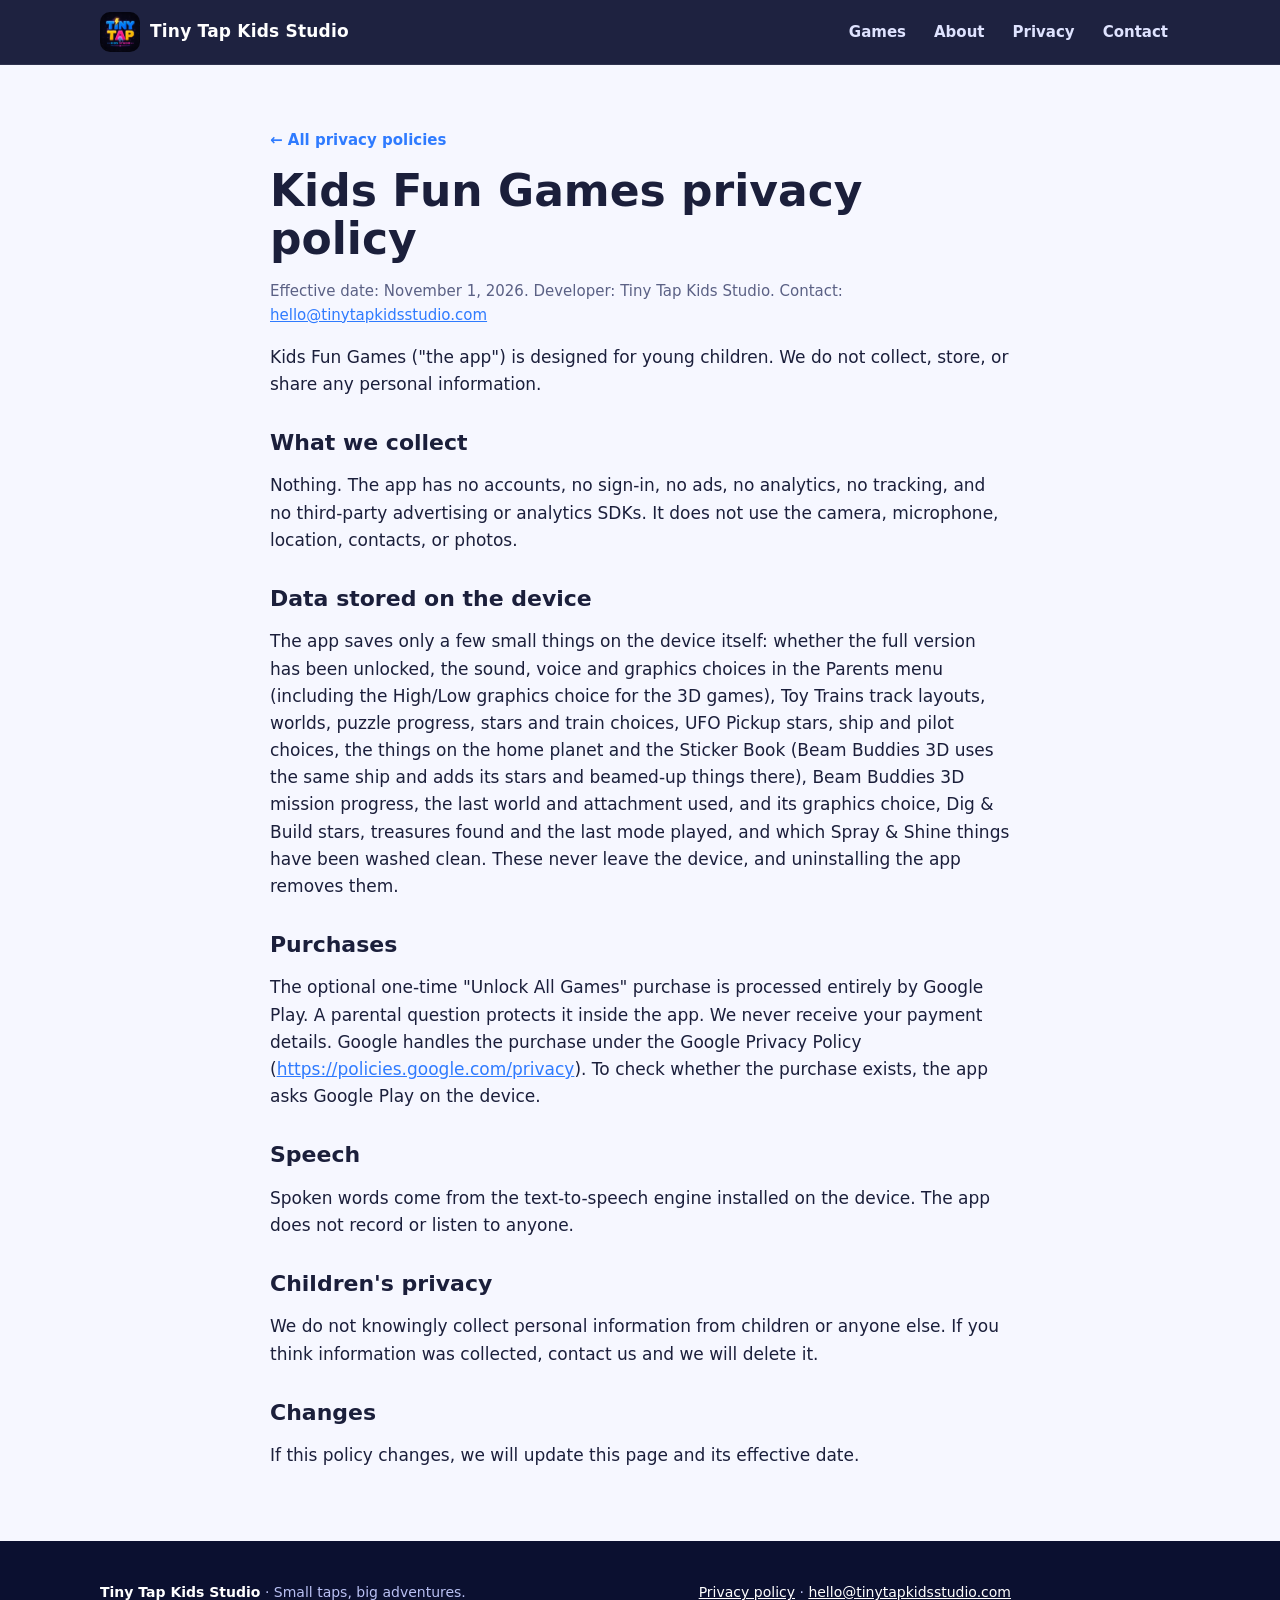
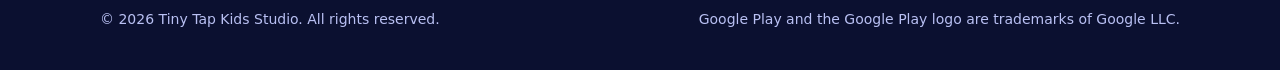
<file: privacy/kids-fun-games/index.html>
<!doctype html>
<html lang="en">
<head>
<meta charset="utf-8">
<meta name="viewport" content="width=device-width, initial-scale=1">
<title>Kids Fun Games privacy policy · Tiny Tap Kids Studio</title>
<meta name="description" content="Privacy policy for the Kids Fun Games Android app by Tiny Tap Kids Studio.">
<link rel="canonical" href="https://tinytapkidsstudio.com/privacy/kids-fun-games/">
<meta property="og:title" content="Kids Fun Games privacy policy · Tiny Tap Kids Studio">
<meta property="og:description" content="Privacy policy for the Kids Fun Games Android app by Tiny Tap Kids Studio.">
<meta property="og:type" content="website">
<meta property="og:url" content="https://tinytapkidsstudio.com/privacy/kids-fun-games/">
<meta property="og:image" content="https://tinytapkidsstudio.com/img/social.jpg">
<meta name="twitter:card" content="summary_large_image">
<meta name="theme-color" content="#0b1030">
<link rel="icon" type="image/png" sizes="32x32" href="../../favicon-32.png">
<link rel="apple-touch-icon" href="../../favicon-180.png">
<link rel="stylesheet" href="../../css/site.css">
</head>
<body>
<a class="skip" href="#main">Skip to content</a>
<header class="site-header">
  <div class="wrap">
    <a class="brand" href="../../"><img src="../../favicon-180.png" alt="" width="40" height="40">Tiny Tap Kids Studio</a>
    <nav class="nav" aria-label="Main">
      <a href="../../#games">Games</a>
      <a href="../../#about">About</a>
      <a href="../../privacy/">Privacy</a>
      <a href="../../#contact">Contact</a>
    </nav>
  </div>
</header>
<main id="main">
<article class="doc">
  <p class="crumbs"><a href="../">← All privacy policies</a></p>
  <h1>Kids Fun Games privacy policy</h1>
<p class="meta">Effective date: November 1, 2026. Developer: Tiny Tap Kids Studio. Contact: <a href="mailto:hello@tinytapkidsstudio.com">hello@tinytapkidsstudio.com</a></p>
<p>Kids Fun Games (&quot;the app&quot;) is designed for young children. We do not collect, store, or share any personal information.</p>
<h2>What we collect</h2>
<p>Nothing. The app has no accounts, no sign-in, no ads, no analytics, no tracking, and no third-party advertising or analytics SDKs. It does not use the camera, microphone, location, contacts, or photos.</p>
<h2>Data stored on the device</h2>
<p>The app saves only a few small things on the device itself: whether the full version has been unlocked, the sound, voice and graphics choices in the Parents menu (including the High/Low graphics choice for the 3D games), Toy Trains track layouts, worlds, puzzle progress, stars and train choices, UFO Pickup stars, ship and pilot choices, the things on the home planet and the Sticker Book (Beam Buddies 3D uses the same ship and adds its stars and beamed-up things there), Beam Buddies 3D mission progress, the last world and attachment used, and its graphics choice, Dig &amp; Build stars, treasures found and the last mode played, and which Spray &amp; Shine things have been washed clean. These never leave the device, and uninstalling the app removes them.</p>
<h2>Purchases</h2>
<p>The optional one-time &quot;Unlock All Games&quot; purchase is processed entirely by Google Play. A parental question protects it inside the app. We never receive your payment details. Google handles the purchase under the Google Privacy Policy (<a href="https://policies.google.com/privacy">https://policies.google.com/privacy</a>). To check whether the purchase exists, the app asks Google Play on the device.</p>
<h2>Speech</h2>
<p>Spoken words come from the text-to-speech engine installed on the device. The app does not record or listen to anyone.</p>
<h2>Children&#x27;s privacy</h2>
<p>We do not knowingly collect personal information from children or anyone else. If you think information was collected, contact us and we will delete it.</p>
<h2>Changes</h2>
<p>If this policy changes, we will update this page and its effective date.</p>
</article>
</main>
<footer class="site-footer">
  <div class="wrap">
    <div>
      <p><strong style="color:#fff">Tiny Tap Kids Studio</strong> · Small taps, big adventures.</p>
      <p>© 2026 Tiny Tap Kids Studio. All rights reserved.</p>
    </div>
    <div>
      <p><a href="../../privacy/">Privacy policy</a> · <a href="mailto:hello@tinytapkidsstudio.com">hello@tinytapkidsstudio.com</a></p>
      <p>Google Play and the Google Play logo are trademarks of Google LLC.</p>
    </div>
  </div>
</footer>
</body>
</html>
</file>
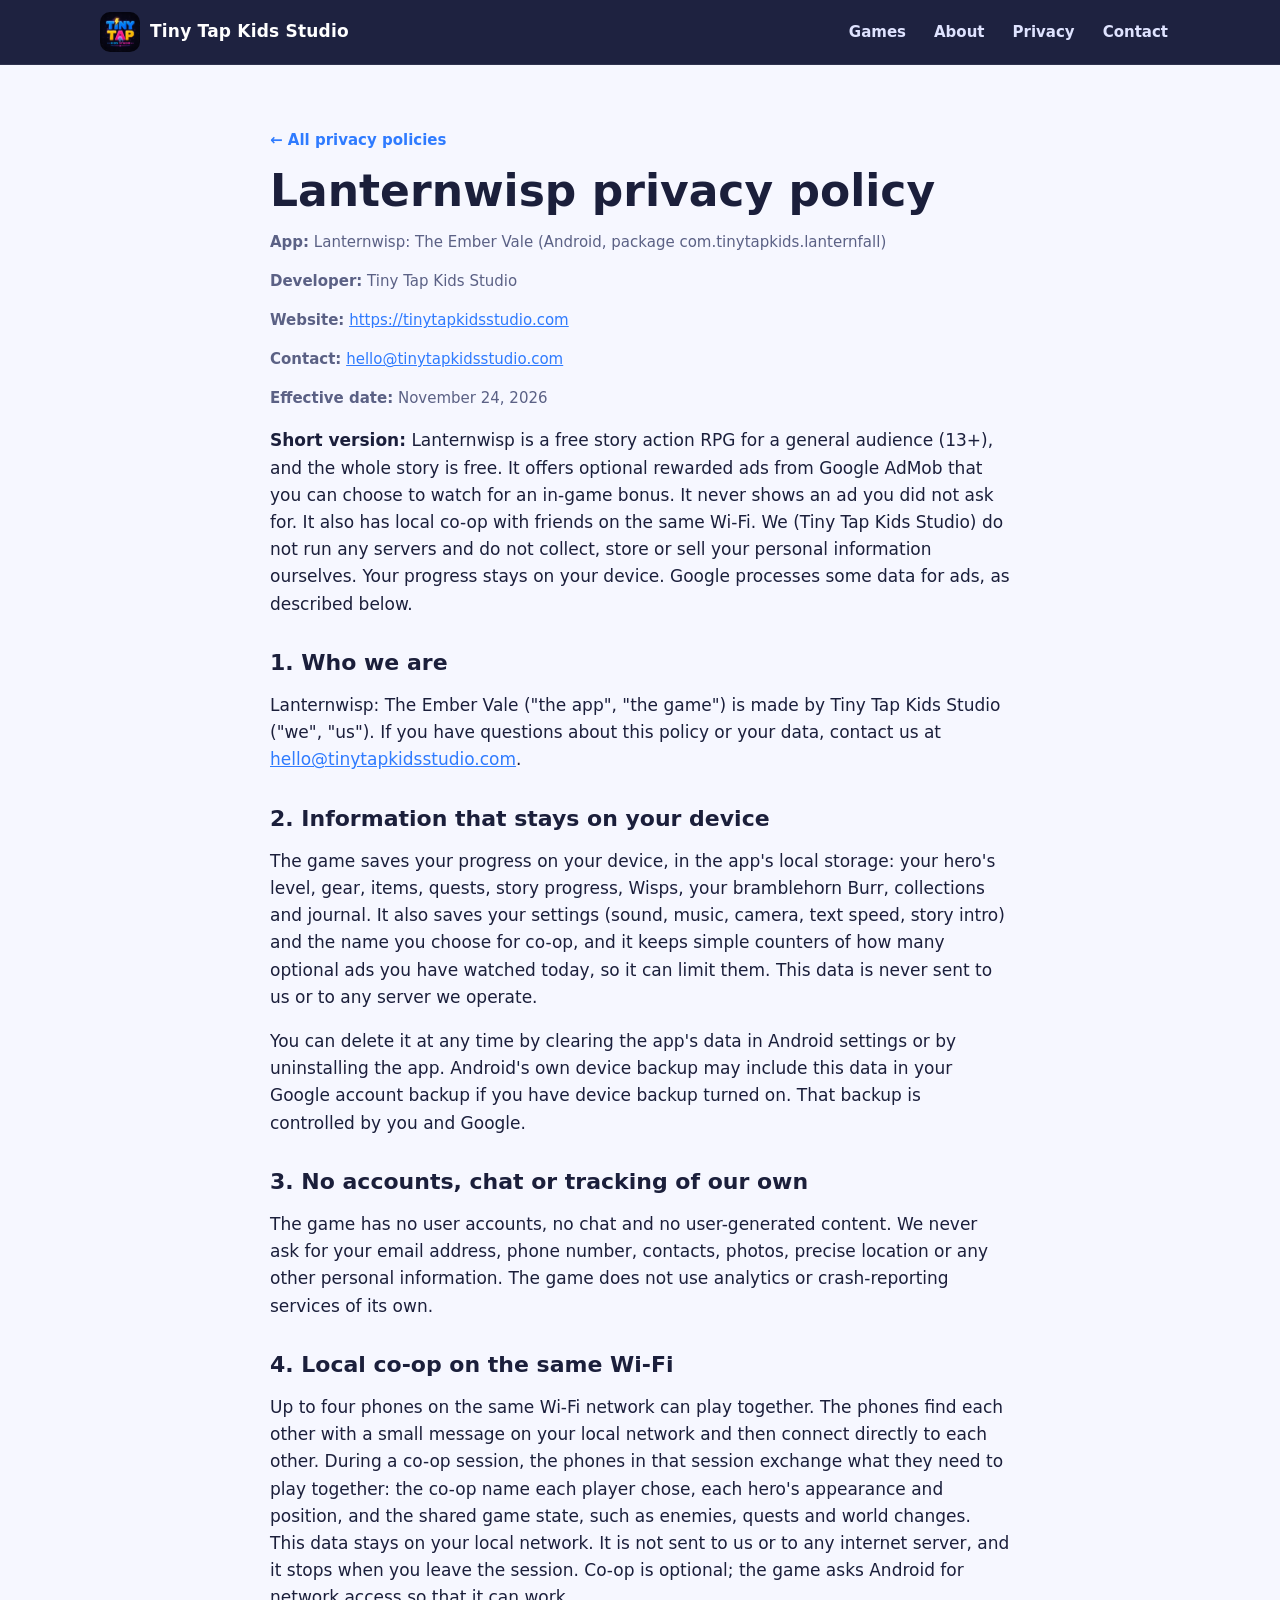
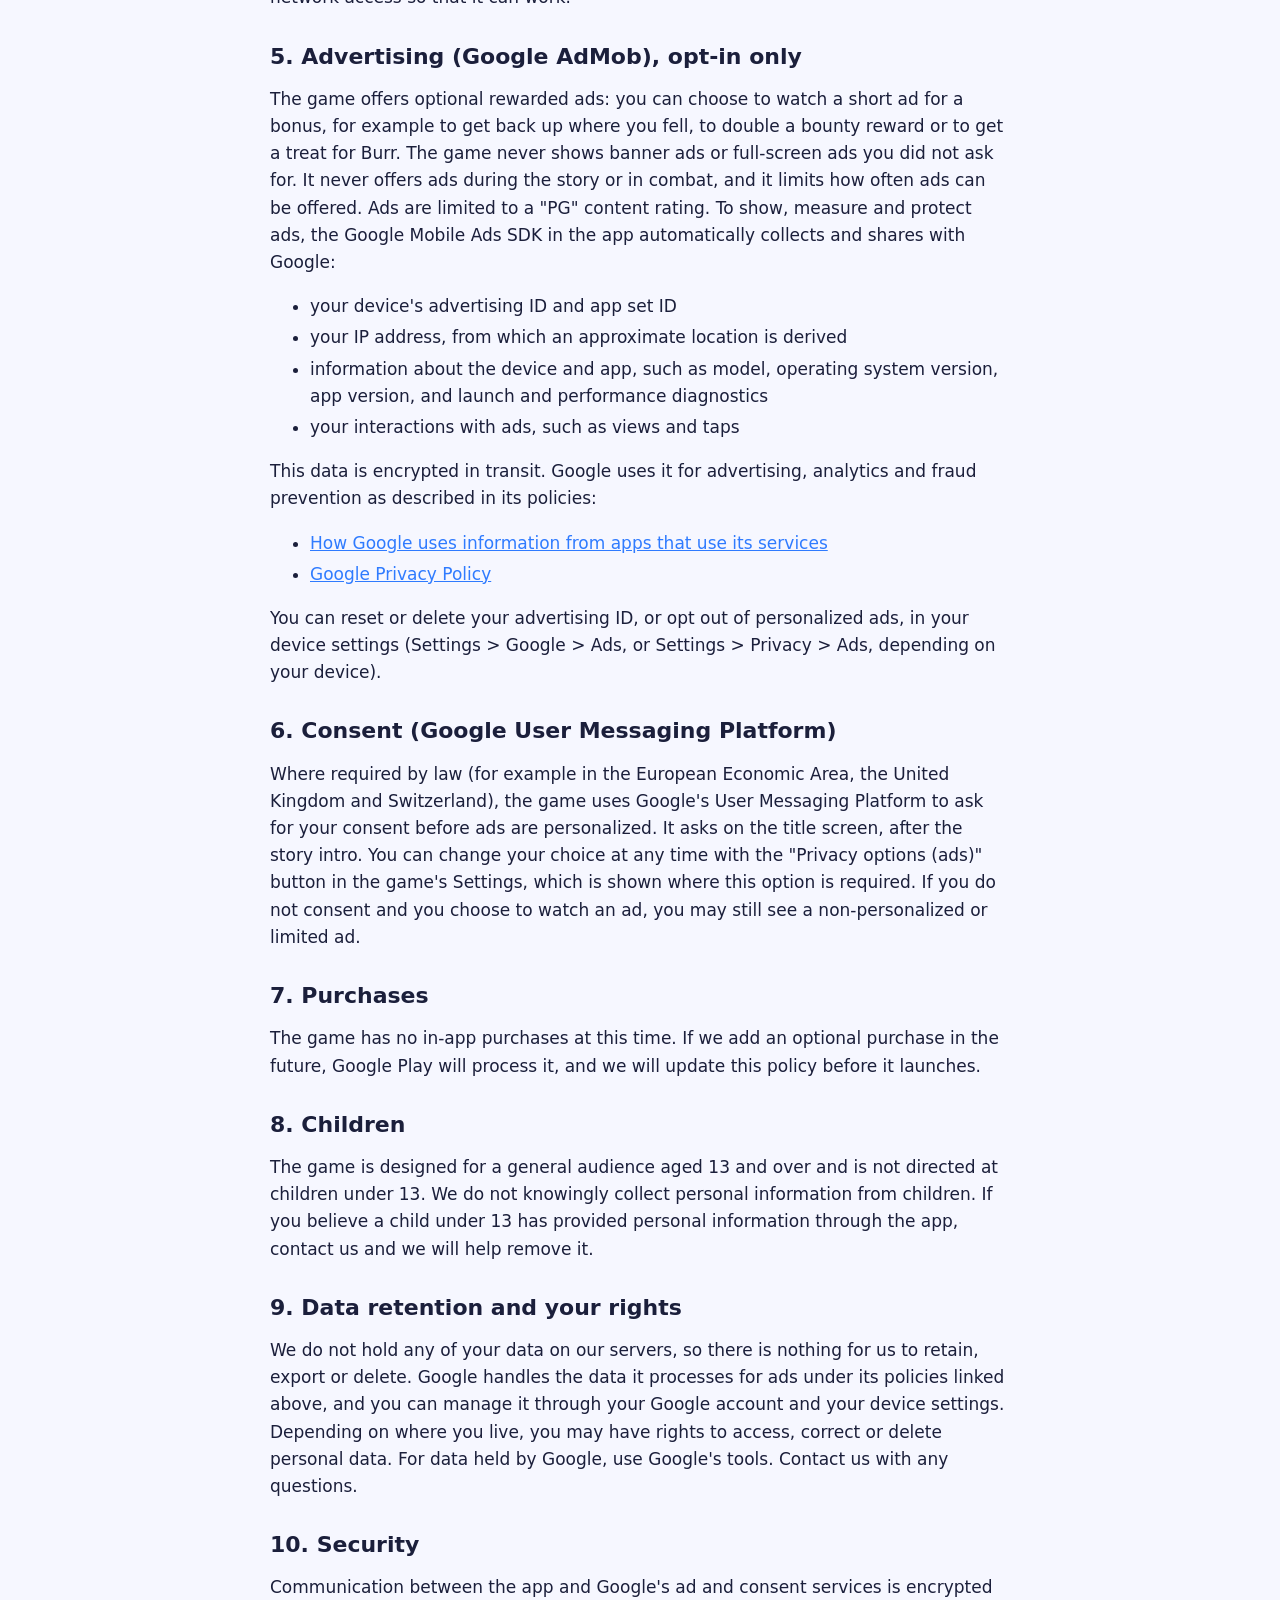
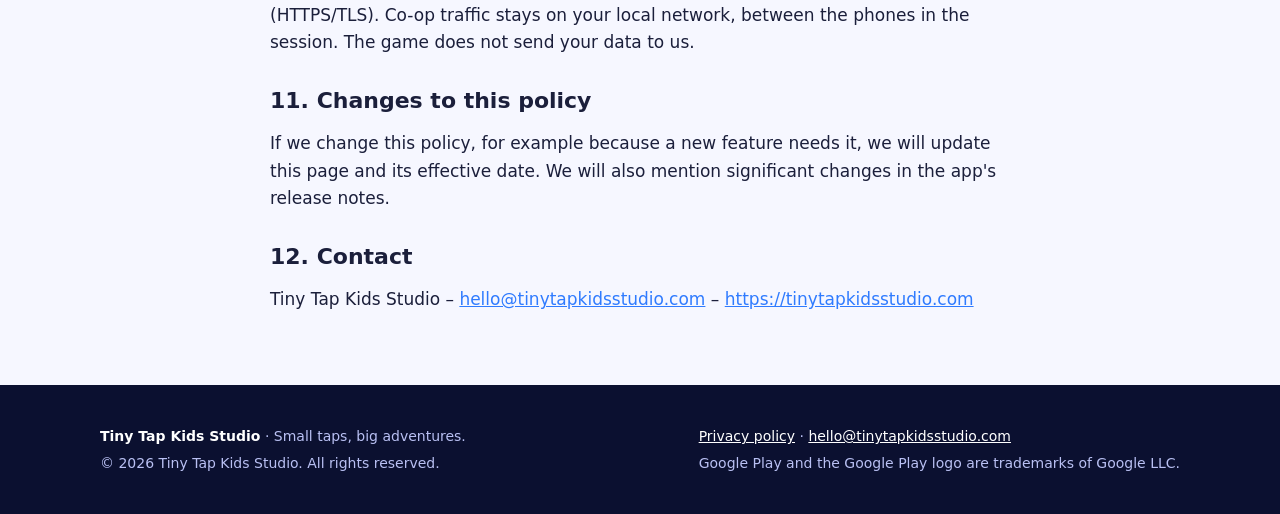
<file: privacy/lanternwisp/index.html>
<!doctype html>
<html lang="en">
<head>
<meta charset="utf-8">
<meta name="viewport" content="width=device-width, initial-scale=1">
<title>Lanternwisp privacy policy · Tiny Tap Kids Studio</title>
<meta name="description" content="Privacy policy for the Lanternwisp: The Ember Vale Android app by Tiny Tap Kids Studio.">
<link rel="canonical" href="https://tinytapkidsstudio.com/privacy/lanternwisp/">
<meta property="og:title" content="Lanternwisp privacy policy · Tiny Tap Kids Studio">
<meta property="og:description" content="Privacy policy for the Lanternwisp: The Ember Vale Android app by Tiny Tap Kids Studio.">
<meta property="og:type" content="website">
<meta property="og:url" content="https://tinytapkidsstudio.com/privacy/lanternwisp/">
<meta property="og:image" content="https://tinytapkidsstudio.com/img/social.jpg">
<meta name="twitter:card" content="summary_large_image">
<meta name="theme-color" content="#0b1030">
<link rel="icon" type="image/png" sizes="32x32" href="../../favicon-32.png">
<link rel="apple-touch-icon" href="../../favicon-180.png">
<link rel="stylesheet" href="../../css/site.css">
</head>
<body>
<a class="skip" href="#main">Skip to content</a>
<header class="site-header">
  <div class="wrap">
    <a class="brand" href="../../"><img src="../../favicon-180.png" alt="" width="40" height="40">Tiny Tap Kids Studio</a>
    <nav class="nav" aria-label="Main">
      <a href="../../#games">Games</a>
      <a href="../../#about">About</a>
      <a href="../../privacy/">Privacy</a>
      <a href="../../#contact">Contact</a>
    </nav>
  </div>
</header>
<main id="main">
<article class="doc">
  <p class="crumbs"><a href="../">← All privacy policies</a></p>
  <h1>Lanternwisp privacy policy</h1>
<div class="meta">
<p><strong>App:</strong> Lanternwisp: The Ember Vale (Android, package com.tinytapkids.lanternfall)</p>
<p><strong>Developer:</strong> Tiny Tap Kids Studio</p>
<p><strong>Website:</strong> <a href="https://tinytapkidsstudio.com">https://tinytapkidsstudio.com</a></p>
<p><strong>Contact:</strong> <a href="mailto:hello@tinytapkidsstudio.com">hello@tinytapkidsstudio.com</a></p>
<p><strong>Effective date:</strong> November 24, 2026</p>
</div>

<p><strong>Short version:</strong> Lanternwisp is a free story action RPG for a general audience (13+), and the whole story is free. It offers optional rewarded ads from Google AdMob that you can choose to watch for an in-game bonus. It never shows an ad you did not ask for. It also has local co-op with friends on the same Wi-Fi. We (Tiny Tap Kids Studio) do not run any servers and do not collect, store or sell your personal information ourselves. Your progress stays on your device. Google processes some data for ads, as described below.</p>

<h2>1. Who we are</h2>
<p>Lanternwisp: The Ember Vale ("the app", "the game") is made by Tiny Tap Kids Studio ("we", "us"). If you have questions about this policy or your data, contact us at <a href="mailto:hello@tinytapkidsstudio.com">hello@tinytapkidsstudio.com</a>.</p>

<h2>2. Information that stays on your device</h2>
<p>The game saves your progress on your device, in the app's local storage: your hero's level, gear, items, quests, story progress, Wisps, your bramblehorn Burr, collections and journal. It also saves your settings (sound, music, camera, text speed, story intro) and the name you choose for co-op, and it keeps simple counters of how many optional ads you have watched today, so it can limit them. This data is never sent to us or to any server we operate.</p>
<p>You can delete it at any time by clearing the app's data in Android settings or by uninstalling the app. Android's own device backup may include this data in your Google account backup if you have device backup turned on. That backup is controlled by you and Google.</p>

<h2>3. No accounts, chat or tracking of our own</h2>
<p>The game has no user accounts, no chat and no user-generated content. We never ask for your email address, phone number, contacts, photos, precise location or any other personal information. The game does not use analytics or crash-reporting services of its own.</p>

<h2>4. Local co-op on the same Wi-Fi</h2>
<p>Up to four phones on the same Wi-Fi network can play together. The phones find each other with a small message on your local network and then connect directly to each other. During a co-op session, the phones in that session exchange what they need to play together: the co-op name each player chose, each hero's appearance and position, and the shared game state, such as enemies, quests and world changes. This data stays on your local network. It is not sent to us or to any internet server, and it stops when you leave the session. Co-op is optional; the game asks Android for network access so that it can work.</p>

<h2>5. Advertising (Google AdMob), opt-in only</h2>
<p>The game offers optional rewarded ads: you can choose to watch a short ad for a bonus, for example to get back up where you fell, to double a bounty reward or to get a treat for Burr. The game never shows banner ads or full-screen ads you did not ask for. It never offers ads during the story or in combat, and it limits how often ads can be offered. Ads are limited to a "PG" content rating. To show, measure and protect ads, the Google Mobile Ads SDK in the app automatically collects and shares with Google:</p>
<ul>
<li>your device's advertising ID and app set ID</li>
<li>your IP address, from which an approximate location is derived</li>
<li>information about the device and app, such as model, operating system version, app version, and launch and performance diagnostics</li>
<li>your interactions with ads, such as views and taps</li>
</ul>
<p>This data is encrypted in transit. Google uses it for advertising, analytics and fraud prevention as described in its policies:</p>
<ul>
<li><a href="https://policies.google.com/technologies/partner-sites">How Google uses information from apps that use its services</a></li>
<li><a href="https://policies.google.com/privacy">Google Privacy Policy</a></li>
</ul>
<p>You can reset or delete your advertising ID, or opt out of personalized ads, in your device settings (Settings &gt; Google &gt; Ads, or Settings &gt; Privacy &gt; Ads, depending on your device).</p>

<h2>6. Consent (Google User Messaging Platform)</h2>
<p>Where required by law (for example in the European Economic Area, the United Kingdom and Switzerland), the game uses Google's User Messaging Platform to ask for your consent before ads are personalized. It asks on the title screen, after the story intro. You can change your choice at any time with the "Privacy options (ads)" button in the game's Settings, which is shown where this option is required. If you do not consent and you choose to watch an ad, you may still see a non-personalized or limited ad.</p>

<h2>7. Purchases</h2>
<p>The game has no in-app purchases at this time. If we add an optional purchase in the future, Google Play will process it, and we will update this policy before it launches.</p>

<h2>8. Children</h2>
<p>The game is designed for a general audience aged 13 and over and is not directed at children under 13. We do not knowingly collect personal information from children. If you believe a child under 13 has provided personal information through the app, contact us and we will help remove it.</p>

<h2>9. Data retention and your rights</h2>
<p>We do not hold any of your data on our servers, so there is nothing for us to retain, export or delete. Google handles the data it processes for ads under its policies linked above, and you can manage it through your Google account and your device settings. Depending on where you live, you may have rights to access, correct or delete personal data. For data held by Google, use Google's tools. Contact us with any questions.</p>

<h2>10. Security</h2>
<p>Communication between the app and Google's ad and consent services is encrypted (HTTPS/TLS). Co-op traffic stays on your local network, between the phones in the session. The game does not send your data to us.</p>

<h2>11. Changes to this policy</h2>
<p>If we change this policy, for example because a new feature needs it, we will update this page and its effective date. We will also mention significant changes in the app's release notes.</p>

<h2>12. Contact</h2>
<p>Tiny Tap Kids Studio – <a href="mailto:hello@tinytapkidsstudio.com">hello@tinytapkidsstudio.com</a> – <a href="https://tinytapkidsstudio.com">https://tinytapkidsstudio.com</a></p>
</article>
</main>
<footer class="site-footer">
  <div class="wrap">
    <div>
      <p><strong style="color:#fff">Tiny Tap Kids Studio</strong> · Small taps, big adventures.</p>
      <p>© 2026 Tiny Tap Kids Studio. All rights reserved.</p>
    </div>
    <div>
      <p><a href="../../privacy/">Privacy policy</a> · <a href="mailto:hello@tinytapkidsstudio.com">hello@tinytapkidsstudio.com</a></p>
      <p>Google Play and the Google Play logo are trademarks of Google LLC.</p>
    </div>
  </div>
</footer>
</body>
</html>
</file>
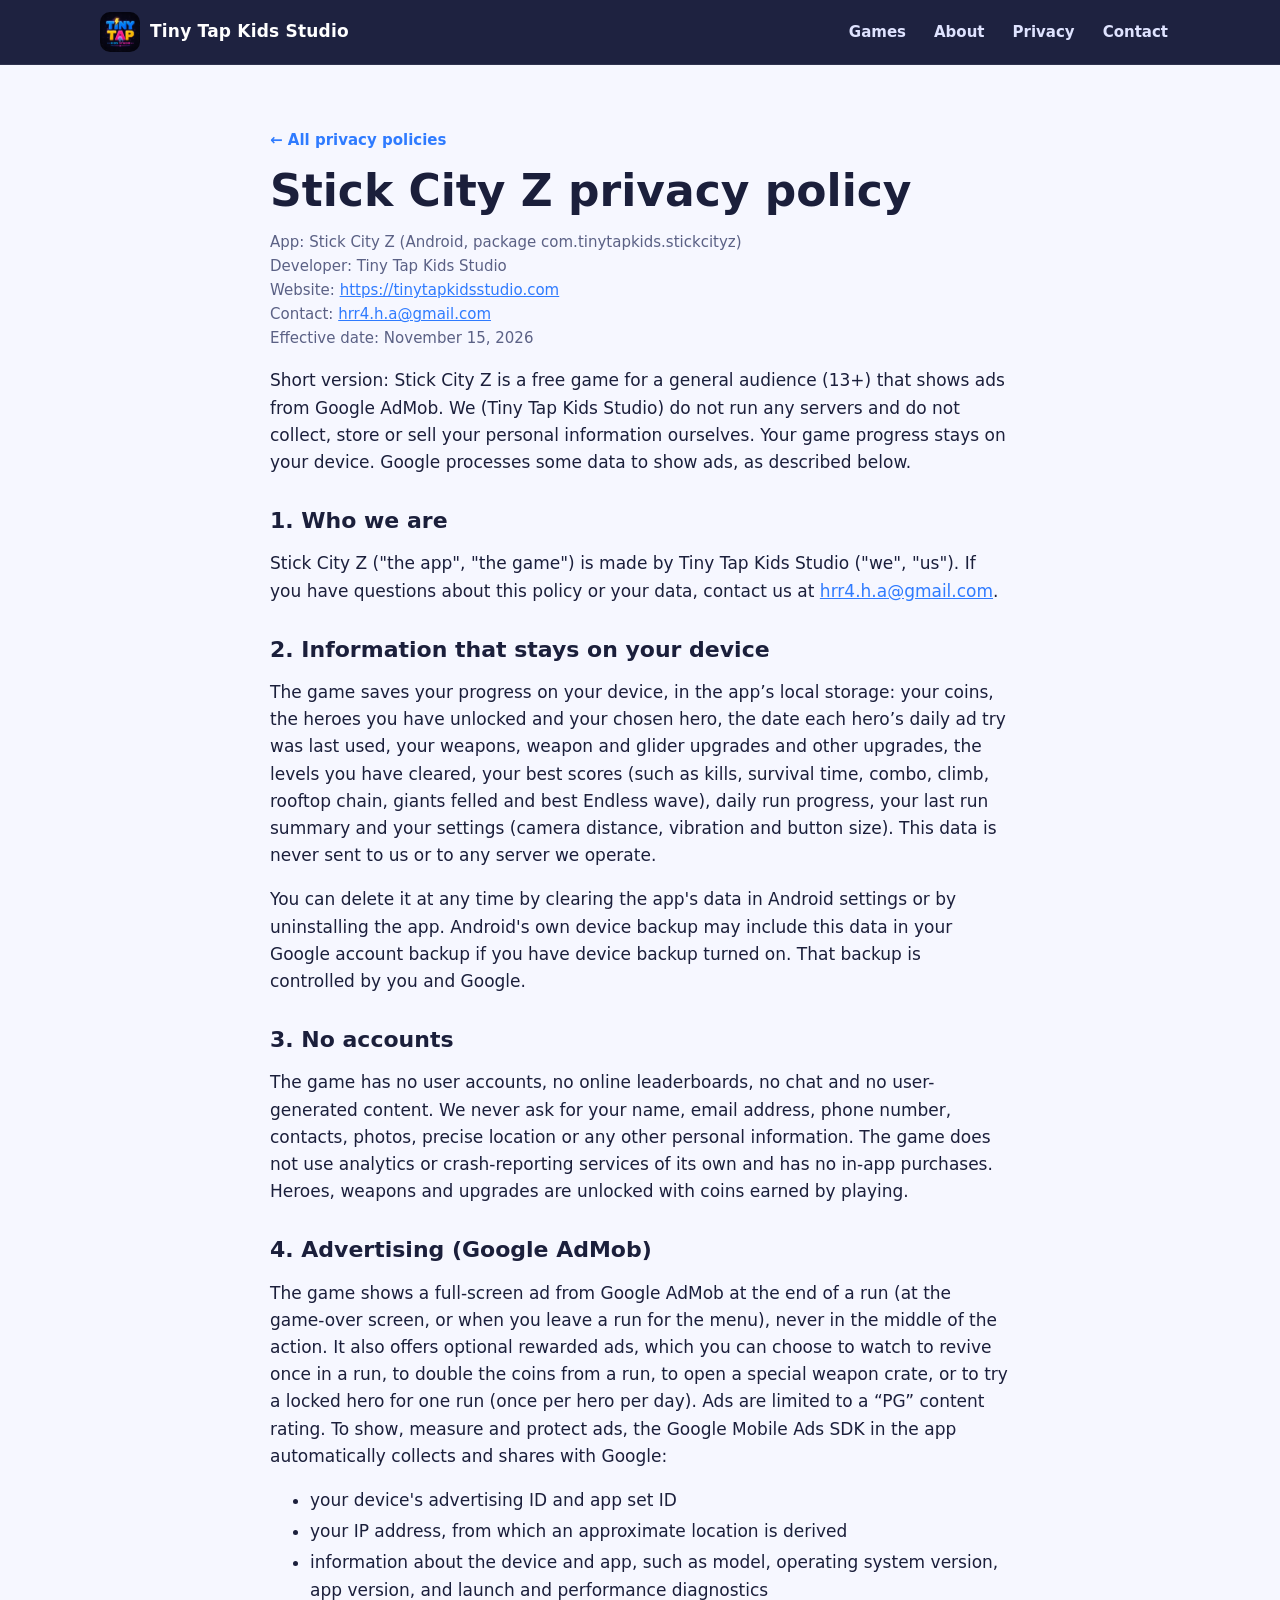
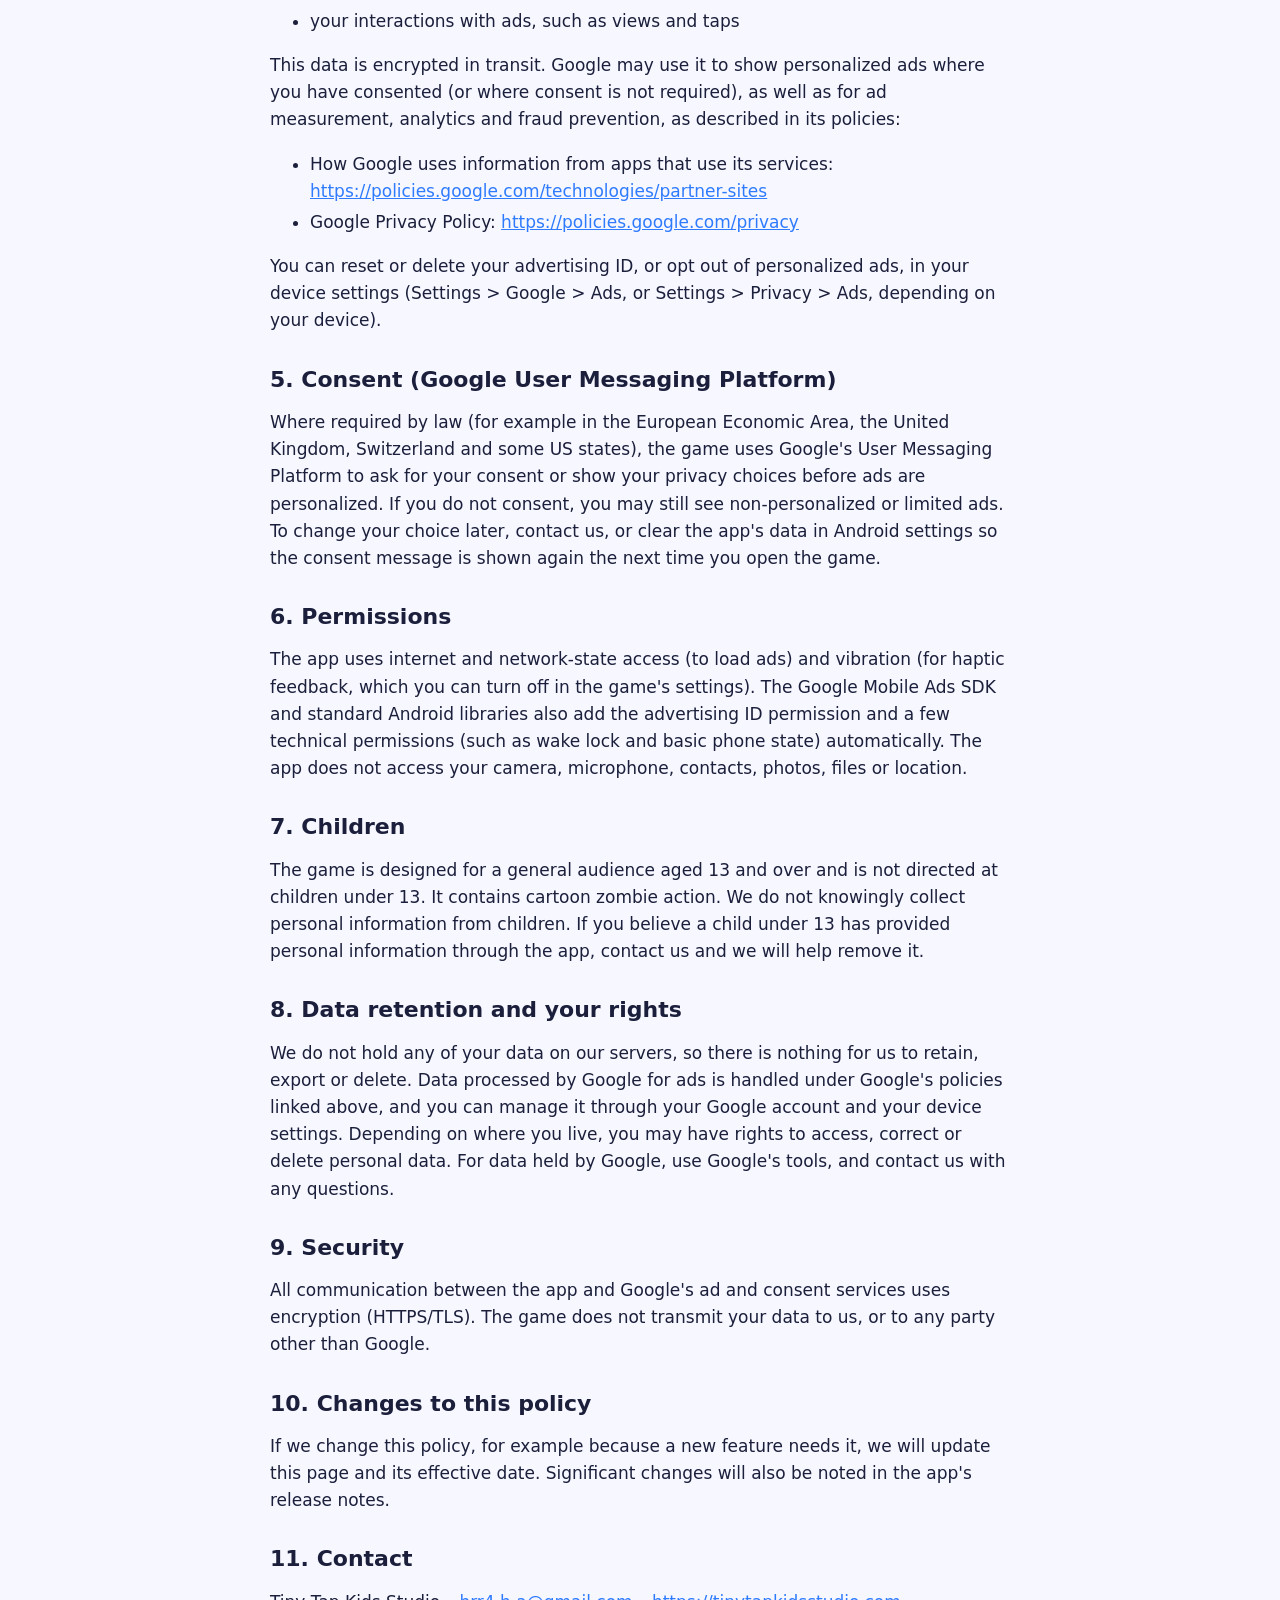
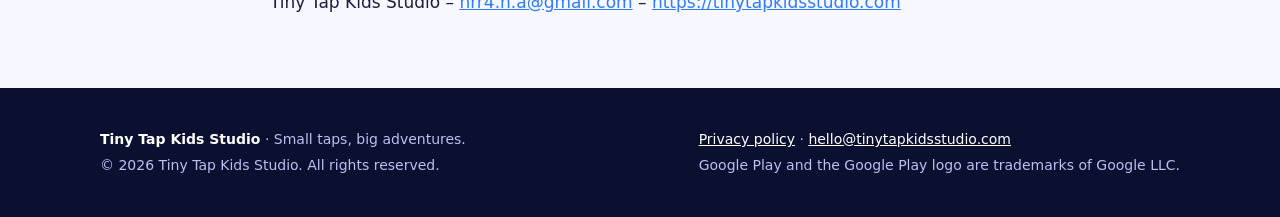
<file: privacy/stick-city-z/index.html>
<!doctype html>
<html lang="en">
<head>
<meta charset="utf-8">
<meta name="viewport" content="width=device-width, initial-scale=1">
<title>Stick City Z privacy policy · Tiny Tap Kids Studio</title>
<meta name="description" content="Privacy policy for the Stick City Z Android app by Tiny Tap Kids Studio.">
<link rel="canonical" href="https://tinytapkidsstudio.com/privacy/stick-city-z/">
<meta property="og:title" content="Stick City Z privacy policy · Tiny Tap Kids Studio">
<meta property="og:description" content="Privacy policy for the Stick City Z Android app by Tiny Tap Kids Studio.">
<meta property="og:type" content="website">
<meta property="og:url" content="https://tinytapkidsstudio.com/privacy/stick-city-z/">
<meta property="og:image" content="https://tinytapkidsstudio.com/img/social.jpg">
<meta name="twitter:card" content="summary_large_image">
<meta name="theme-color" content="#0b1030">
<link rel="icon" type="image/png" sizes="32x32" href="../../favicon-32.png">
<link rel="apple-touch-icon" href="../../favicon-180.png">
<link rel="stylesheet" href="../../css/site.css">
</head>
<body>
<a class="skip" href="#main">Skip to content</a>
<header class="site-header">
  <div class="wrap">
    <a class="brand" href="../../"><img src="../../favicon-180.png" alt="" width="40" height="40">Tiny Tap Kids Studio</a>
    <nav class="nav" aria-label="Main">
      <a href="../../#games">Games</a>
      <a href="../../#about">About</a>
      <a href="../../privacy/">Privacy</a>
      <a href="../../#contact">Contact</a>
    </nav>
  </div>
</header>
<main id="main">
<article class="doc">
  <p class="crumbs"><a href="../">← All privacy policies</a></p>
  <h1>Stick City Z privacy policy</h1>
<p class="meta">App: Stick City Z (Android, package com.tinytapkids.stickcityz)<br>Developer: Tiny Tap Kids Studio<br>Website: <a href="https://tinytapkidsstudio.com">https://tinytapkidsstudio.com</a><br>Contact: <a href="mailto:hrr4.h.a@gmail.com">hrr4.h.a@gmail.com</a><br>Effective date: November 15, 2026</p>
<p>Short version: Stick City Z is a free game for a general audience (13+) that shows ads from Google AdMob. We (Tiny Tap Kids Studio) do not run any servers and do not collect, store or sell your personal information ourselves. Your game progress stays on your device. Google processes some data to show ads, as described below.</p>
<h2>1. Who we are</h2>
<p>Stick City Z ("the app", "the game") is made by Tiny Tap Kids Studio ("we", "us"). If you have questions about this policy or your data, contact us at <a href="mailto:hrr4.h.a@gmail.com">hrr4.h.a@gmail.com</a>.</p>
<h2>2. Information that stays on your device</h2>
<p>The game saves your progress on your device, in the app’s local storage: your coins, the heroes you have unlocked and your chosen hero, the date each hero’s daily ad try was last used, your weapons, weapon and glider upgrades and other upgrades, the levels you have cleared, your best scores (such as kills, survival time, combo, climb, rooftop chain, giants felled and best Endless wave), daily run progress, your last run summary and your settings (camera distance, vibration and button size). This data is never sent to us or to any server we operate.</p>
<p>You can delete it at any time by clearing the app's data in Android settings or by uninstalling the app. Android's own device backup may include this data in your Google account backup if you have device backup turned on. That backup is controlled by you and Google.</p>
<h2>3. No accounts</h2>
<p>The game has no user accounts, no online leaderboards, no chat and no user-generated content. We never ask for your name, email address, phone number, contacts, photos, precise location or any other personal information. The game does not use analytics or crash-reporting services of its own and has no in-app purchases. Heroes, weapons and upgrades are unlocked with coins earned by playing.</p>
<h2>4. Advertising (Google AdMob)</h2>
<p>The game shows a full-screen ad from Google AdMob at the end of a run (at the game-over screen, or when you leave a run for the menu), never in the middle of the action. It also offers optional rewarded ads, which you can choose to watch to revive once in a run, to double the coins from a run, to open a special weapon crate, or to try a locked hero for one run (once per hero per day). Ads are limited to a “PG” content rating. To show, measure and protect ads, the Google Mobile Ads SDK in the app automatically collects and shares with Google:</p>
<ul><li>your device's advertising ID and app set ID</li><li>your IP address, from which an approximate location is derived</li><li>information about the device and app, such as model, operating system version, app version, and launch and performance diagnostics</li><li>your interactions with ads, such as views and taps</li></ul>
<p>This data is encrypted in transit. Google may use it to show personalized ads where you have consented (or where consent is not required), as well as for ad measurement, analytics and fraud prevention, as described in its policies:</p>
<ul><li>How Google uses information from apps that use its services: <a href="https://policies.google.com/technologies/partner-sites">https://policies.google.com/technologies/partner-sites</a></li><li>Google Privacy Policy: <a href="https://policies.google.com/privacy">https://policies.google.com/privacy</a></li></ul>
<p>You can reset or delete your advertising ID, or opt out of personalized ads, in your device settings (Settings &gt; Google &gt; Ads, or Settings &gt; Privacy &gt; Ads, depending on your device).</p>
<h2>5. Consent (Google User Messaging Platform)</h2>
<p>Where required by law (for example in the European Economic Area, the United Kingdom, Switzerland and some US states), the game uses Google's User Messaging Platform to ask for your consent or show your privacy choices before ads are personalized. If you do not consent, you may still see non-personalized or limited ads. To change your choice later, contact us, or clear the app's data in Android settings so the consent message is shown again the next time you open the game.</p>
<h2>6. Permissions</h2>
<p>The app uses internet and network-state access (to load ads) and vibration (for haptic feedback, which you can turn off in the game's settings). The Google Mobile Ads SDK and standard Android libraries also add the advertising ID permission and a few technical permissions (such as wake lock and basic phone state) automatically. The app does not access your camera, microphone, contacts, photos, files or location.</p>
<h2>7. Children</h2>
<p>The game is designed for a general audience aged 13 and over and is not directed at children under 13. It contains cartoon zombie action. We do not knowingly collect personal information from children. If you believe a child under 13 has provided personal information through the app, contact us and we will help remove it.</p>
<h2>8. Data retention and your rights</h2>
<p>We do not hold any of your data on our servers, so there is nothing for us to retain, export or delete. Data processed by Google for ads is handled under Google's policies linked above, and you can manage it through your Google account and your device settings. Depending on where you live, you may have rights to access, correct or delete personal data. For data held by Google, use Google's tools, and contact us with any questions.</p>
<h2>9. Security</h2>
<p>All communication between the app and Google's ad and consent services uses encryption (HTTPS/TLS). The game does not transmit your data to us, or to any party other than Google.</p>
<h2>10. Changes to this policy</h2>
<p>If we change this policy, for example because a new feature needs it, we will update this page and its effective date. Significant changes will also be noted in the app's release notes.</p>
<h2>11. Contact</h2>
<p>Tiny Tap Kids Studio – <a href="mailto:hrr4.h.a@gmail.com">hrr4.h.a@gmail.com</a> – <a href="https://tinytapkidsstudio.com">https://tinytapkidsstudio.com</a></p>
</article>
</main>
<footer class="site-footer">
  <div class="wrap">
    <div>
      <p><strong style="color:#fff">Tiny Tap Kids Studio</strong> · Small taps, big adventures.</p>
      <p>© 2026 Tiny Tap Kids Studio. All rights reserved.</p>
    </div>
    <div>
      <p><a href="../../privacy/">Privacy policy</a> · <a href="mailto:hello@tinytapkidsstudio.com">hello@tinytapkidsstudio.com</a></p>
      <p>Google Play and the Google Play logo are trademarks of Google LLC.</p>
    </div>
  </div>
</footer>
</body>
</html>
</file>
<file: css/site.css>
/* Tiny Tap Kids Studio — site styles. No external fonts or trackers. */
:root {
  --navy: #0b1030;
  --navy-2: #161d4f;
  --blue: #2f7bff;
  --yellow: #ffc21a;
  --pink: #ff3fa4;
  --green: #22b573;
  --bg: #f6f7ff;
  --surface: #ffffff;
  --ink: #1b1f3b;
  --muted: #5b6185;
  --line: #e3e6f5;
  --chip: #eef1ff;
  --shadow: 0 10px 30px rgba(20, 30, 90, .10);
  --radius: 22px;
  --font: ui-rounded, "SF Pro Rounded", "Nunito", "Segoe UI Rounded", "Segoe UI", system-ui, -apple-system, Roboto, sans-serif;
}
@media (prefers-color-scheme: dark) {
  :root {
    --bg: #0e1230;
    --surface: #171c45;
    --ink: #eef0ff;
    --muted: #a9aed6;
    --line: #2a3170;
    --chip: #232a63;
    --shadow: 0 10px 30px rgba(0, 0, 0, .35);
  }
}

* { box-sizing: border-box; }
html { scroll-behavior: smooth; }
body {
  margin: 0;
  background: var(--bg);
  color: var(--ink);
  font: 17px/1.6 var(--font);
  -webkit-font-smoothing: antialiased;
}
img { max-width: 100%; height: auto; display: block; }
a { color: var(--blue); }
.wrap { max-width: 1120px; margin: 0 auto; padding: 0 20px; }
.skip { position: absolute; left: -999px; }
.skip:focus { left: 12px; top: 12px; z-index: 10; background: #fff; padding: 8px 12px; border-radius: 8px; }

/* Header */
.site-header {
  position: sticky; top: 0; z-index: 5;
  background: rgba(11, 16, 48, .92);
  backdrop-filter: blur(8px);
  border-bottom: 1px solid rgba(255, 255, 255, .08);
}
.site-header .wrap { display: flex; align-items: center; justify-content: space-between; gap: 12px; min-height: 64px; flex-wrap: wrap; }
.brand { display: flex; align-items: center; gap: 10px; color: #fff; text-decoration: none; font-weight: 800; letter-spacing: .2px; }
.brand img { width: 40px; height: 40px; border-radius: 10px; }
.nav { display: flex; gap: 4px; flex-wrap: wrap; }
.nav a { color: #dfe3ff; text-decoration: none; font-weight: 700; font-size: 15px; padding: 8px 12px; border-radius: 999px; }
.nav a:hover, .nav a:focus-visible { background: rgba(255, 255, 255, .12); color: #fff; }

/* Hero */
.hero {
  position: relative; overflow: hidden; color: #fff;
  background:
    radial-gradient(1200px 500px at 80% -10%, rgba(47, 123, 255, .45), transparent 60%),
    radial-gradient(900px 500px at 0% 110%, rgba(255, 63, 164, .35), transparent 60%),
    var(--navy);
}
.hero::before { /* stars */
  content: ""; position: absolute; inset: 0; opacity: .55; pointer-events: none;
  background-image:
    radial-gradient(2px 2px at 10% 20%, #fff, transparent),
    radial-gradient(1.5px 1.5px at 30% 70%, #fff, transparent),
    radial-gradient(2px 2px at 55% 30%, #fff, transparent),
    radial-gradient(1.5px 1.5px at 75% 80%, #fff, transparent),
    radial-gradient(2px 2px at 90% 15%, #fff, transparent),
    radial-gradient(1.5px 1.5px at 45% 90%, #fff, transparent),
    radial-gradient(1.5px 1.5px at 65% 55%, #fff, transparent);
}
.hero .wrap { position: relative; display: grid; grid-template-columns: 1.1fr .9fr; align-items: center; gap: 32px; padding-top: 64px; padding-bottom: 72px; }
.hero h1 { font-size: clamp(36px, 6vw, 62px); line-height: 1.05; margin: 0 0 16px; letter-spacing: -.5px; }
.hero h1 span { color: var(--yellow); }
.hero p.lead { font-size: 20px; color: #d6dbff; margin: 0 0 28px; max-width: 34em; }
.hero-logo { width: min(340px, 100%); justify-self: center; filter: drop-shadow(0 16px 40px rgba(47, 123, 255, .45)); }
.cta { display: flex; gap: 12px; flex-wrap: wrap; }
.btn {
  display: inline-flex; align-items: center; gap: 8px; text-decoration: none; font-weight: 800;
  padding: 13px 22px; border-radius: 999px; font-size: 16px; border: 2px solid transparent;
  transition: transform .15s ease, box-shadow .15s ease;
}
.btn:hover { transform: translateY(-2px); }
.btn-yellow { background: var(--yellow); color: #1b1f3b; box-shadow: 0 6px 0 #c98f00; }
.btn-ghost { color: #fff; border-color: rgba(255, 255, 255, .45); }
.hero-stats { display: flex; gap: 28px; margin-top: 34px; flex-wrap: wrap; }
.hero-stats b { display: block; font-size: 30px; color: #fff; }
.hero-stats span { color: #b9c0f3; font-size: 14px; font-weight: 700; text-transform: uppercase; letter-spacing: .8px; }

/* Sections */
section { padding: 72px 0; scroll-margin-top: 64px; }
.card { scroll-margin-top: 84px; }
.section-head { display: flex; align-items: end; justify-content: space-between; gap: 16px; flex-wrap: wrap; margin-bottom: 28px; }
.kicker { font-size: 14px; font-weight: 800; text-transform: uppercase; letter-spacing: 1.2px; color: var(--pink); margin: 0 0 6px; }
h2 { font-size: clamp(28px, 4vw, 40px); line-height: 1.15; margin: 0; }
h3 { margin: 0; }
.sub { color: var(--muted); margin: 8px 0 0; max-width: 40em; }
.group-title { display: flex; align-items: center; gap: 10px; font-size: 22px; margin: 44px 0 18px; }
.group-title:first-of-type { margin-top: 0; }
.dot { width: 12px; height: 12px; border-radius: 50%; background: var(--green); box-shadow: 0 0 0 5px rgba(34, 181, 115, .18); }
.dot.soon { background: var(--yellow); box-shadow: 0 0 0 5px rgba(255, 194, 26, .2); }

/* Game cards */
.grid { display: grid; grid-template-columns: repeat(auto-fill, minmax(420px, 1fr)); gap: 24px; }
.grid.four { grid-template-columns: repeat(auto-fill, minmax(245px, 1fr)); }
.card {
  background: var(--surface); border-radius: var(--radius); box-shadow: var(--shadow);
  border: 1px solid var(--line); overflow: hidden; display: flex; flex-direction: column;
  transition: transform .2s ease, box-shadow .2s ease;
}
.card:hover { transform: translateY(-4px); box-shadow: 0 18px 40px rgba(20, 30, 90, .16); }
.card .banner { aspect-ratio: 1024 / 500; width: 100%; object-fit: cover; background: var(--chip); }
.card .body { padding: 18px 20px 20px; display: flex; flex-direction: column; gap: 10px; flex: 1; }
.card .title-row { display: flex; align-items: center; gap: 14px; }
.card .icon { width: 72px; height: 72px; border-radius: 18px; box-shadow: 0 6px 16px rgba(0, 0, 0, .18); background: var(--surface); flex: none; }
.card h3 { font-size: 22px; line-height: 1.2; }
.card:has(.banner) .body { padding-top: 0; }
.card:has(.banner) .title-row { align-items: flex-start; margin-top: -30px; }
.card:has(.banner) .icon { border: 4px solid var(--surface); }
.card:has(.banner) h3 { padding-top: 38px; }
.card p { margin: 0; color: var(--muted); font-size: 16px; }
.shots { display: grid; grid-template-columns: repeat(3, 1fr); gap: 8px; margin: 2px 0; }
.shots img {
  width: 100%; height: auto; object-fit: cover; border-radius: 12px;
  background: var(--chip); border: 1px solid var(--line);
}
.shots.portrait img { aspect-ratio: 9 / 16; }
.shots.landscape img { aspect-ratio: 16 / 9; }
.tags { display: flex; flex-wrap: wrap; gap: 6px; }
.tag { font-size: 13px; font-weight: 800; padding: 3px 10px; border-radius: 999px; background: var(--chip); color: var(--ink); }
.tag.kids { background: #dff7ea; color: #0f6b43; }
.tag.teen { background: #e5ecff; color: #2448a8; }
.tag.status { background: #fff1c7; color: #7a5500; }
@media (prefers-color-scheme: dark) {
  .tag.kids { background: #164a35; color: #b6f3d4; }
  .tag.teen { background: #233a7a; color: #cfdcff; }
  .tag.status { background: #5a4410; color: #ffe39a; }
}
.card .actions { margin-top: auto; padding-top: 6px; display: flex; align-items: center; justify-content: space-between; gap: 10px; flex-wrap: wrap; }
.card .actions .small { font-size: 14px; font-weight: 700; color: var(--muted); }

/* Play buttons: official-style black badge, and a "coming soon" variant */
.play {
  display: inline-flex; align-items: center; gap: 10px; text-decoration: none;
  background: #000; color: #fff; border-radius: 10px; padding: 7px 14px 7px 11px;
  border: 1px solid #a6a6a6; line-height: 1.1;
}
.play svg { width: 24px; height: 26px; flex: none; }
.play small { display: block; font-size: 10px; letter-spacing: .4px; text-transform: uppercase; }
.play strong { display: block; font-size: 17px; font-weight: 600; }
.play:hover { background: #1c1c1c; }
.play.soon { background: transparent; color: var(--muted); border: 2px dashed var(--line); cursor: default; }
.play.soon svg { opacity: .45; filter: grayscale(1); }

/* About */
.about { background: var(--surface); border-top: 1px solid var(--line); border-bottom: 1px solid var(--line); }
.about-grid { display: grid; grid-template-columns: 1fr 1fr; gap: 40px; align-items: center; }
.values { display: grid; gap: 14px; }
.value { display: flex; gap: 14px; align-items: start; background: var(--bg); border-radius: 18px; padding: 16px 18px; border: 1px solid var(--line); }
.value .emoji { font-size: 28px; line-height: 1; }
.value h3 { font-size: 18px; margin-bottom: 2px; }
.value p { margin: 0; color: var(--muted); font-size: 15.5px; }
.heroes-art { border-radius: var(--radius); box-shadow: var(--shadow); }

/* Contact */
.contact-box {
  background: linear-gradient(135deg, var(--blue), #6a3dff 55%, var(--pink));
  color: #fff; border-radius: 28px; padding: 44px; display: grid; grid-template-columns: 1.3fr 1fr; gap: 24px; align-items: center;
}
.contact-box h2 { color: #fff; }
.contact-box p { color: #eef0ff; margin: 10px 0 0; }
.mail {
  display: inline-block; background: #fff; color: #1b1f3b; text-decoration: none; font-weight: 800;
  padding: 16px 22px; border-radius: 16px; font-size: 18px; word-break: break-all; box-shadow: 0 6px 0 rgba(0, 0, 0, .18);
}

/* Footer */
.site-footer { background: var(--navy); color: #b9c0f3; padding: 36px 0; font-size: 14px; margin-top: 72px; }
.site-footer .wrap { display: flex; justify-content: space-between; gap: 16px; flex-wrap: wrap; }
.site-footer a { color: #fff; }
.site-footer p { margin: 4px 0; }

/* Policy pages */
.doc { max-width: 780px; margin: 0 auto; padding: 48px 20px 0; }
.doc h1 { font-size: clamp(30px, 5vw, 44px); line-height: 1.1; margin: 10px 0 8px; }
.doc h2 { font-size: 22px; margin: 32px 0 8px; }
.doc .meta { color: var(--muted); font-size: 15px; }
.doc .crumbs { font-size: 15px; font-weight: 700; }
.doc .crumbs a { text-decoration: none; }
.doc li { margin: 4px 0; }
.doc table { border-collapse: collapse; width: 100%; font-size: 15px; }
.doc td, .doc th { border: 1px solid var(--line); padding: 8px; text-align: left; vertical-align: top; }
.policy-list { list-style: none; padding: 0; display: grid; gap: 10px; }
.policy-list a { display: flex; align-items: center; gap: 14px; background: var(--surface); border: 1px solid var(--line); border-radius: 16px; padding: 12px 14px; text-decoration: none; color: var(--ink); font-weight: 800; }
.policy-list a:hover { border-color: var(--blue); }
.policy-list img { width: 44px; height: 44px; border-radius: 11px; }
.policy-list span { display: block; color: var(--muted); font-weight: 600; font-size: 14px; }
.note { background: var(--chip); border-radius: 14px; padding: 14px 16px; font-size: 15.5px; }

@media (max-width: 820px) {
  .hero .wrap, .about-grid, .contact-box { grid-template-columns: 1fr; }
  .hero .wrap { padding-top: 36px; padding-bottom: 48px; }
  .hero-logo { width: 240px; order: -1; }
  .contact-box { padding: 28px; }
  section { padding: 52px 0; }
  .wrap { padding: 0 16px; }
  .nav a { padding: 6px 9px; font-size: 14px; }
  .grid { grid-template-columns: 1fr; }
}
@media (max-width: 420px) {
  .card .body { padding: 14px 12px 16px; }
  .shots { gap: 6px; }
  .card .icon { width: 60px; height: 60px; border-radius: 14px; }
  .card h3 { font-size: 19px; }
}
@media (prefers-reduced-motion: reduce) {
  * { transition: none !important; scroll-behavior: auto !important; }
}
</file>
